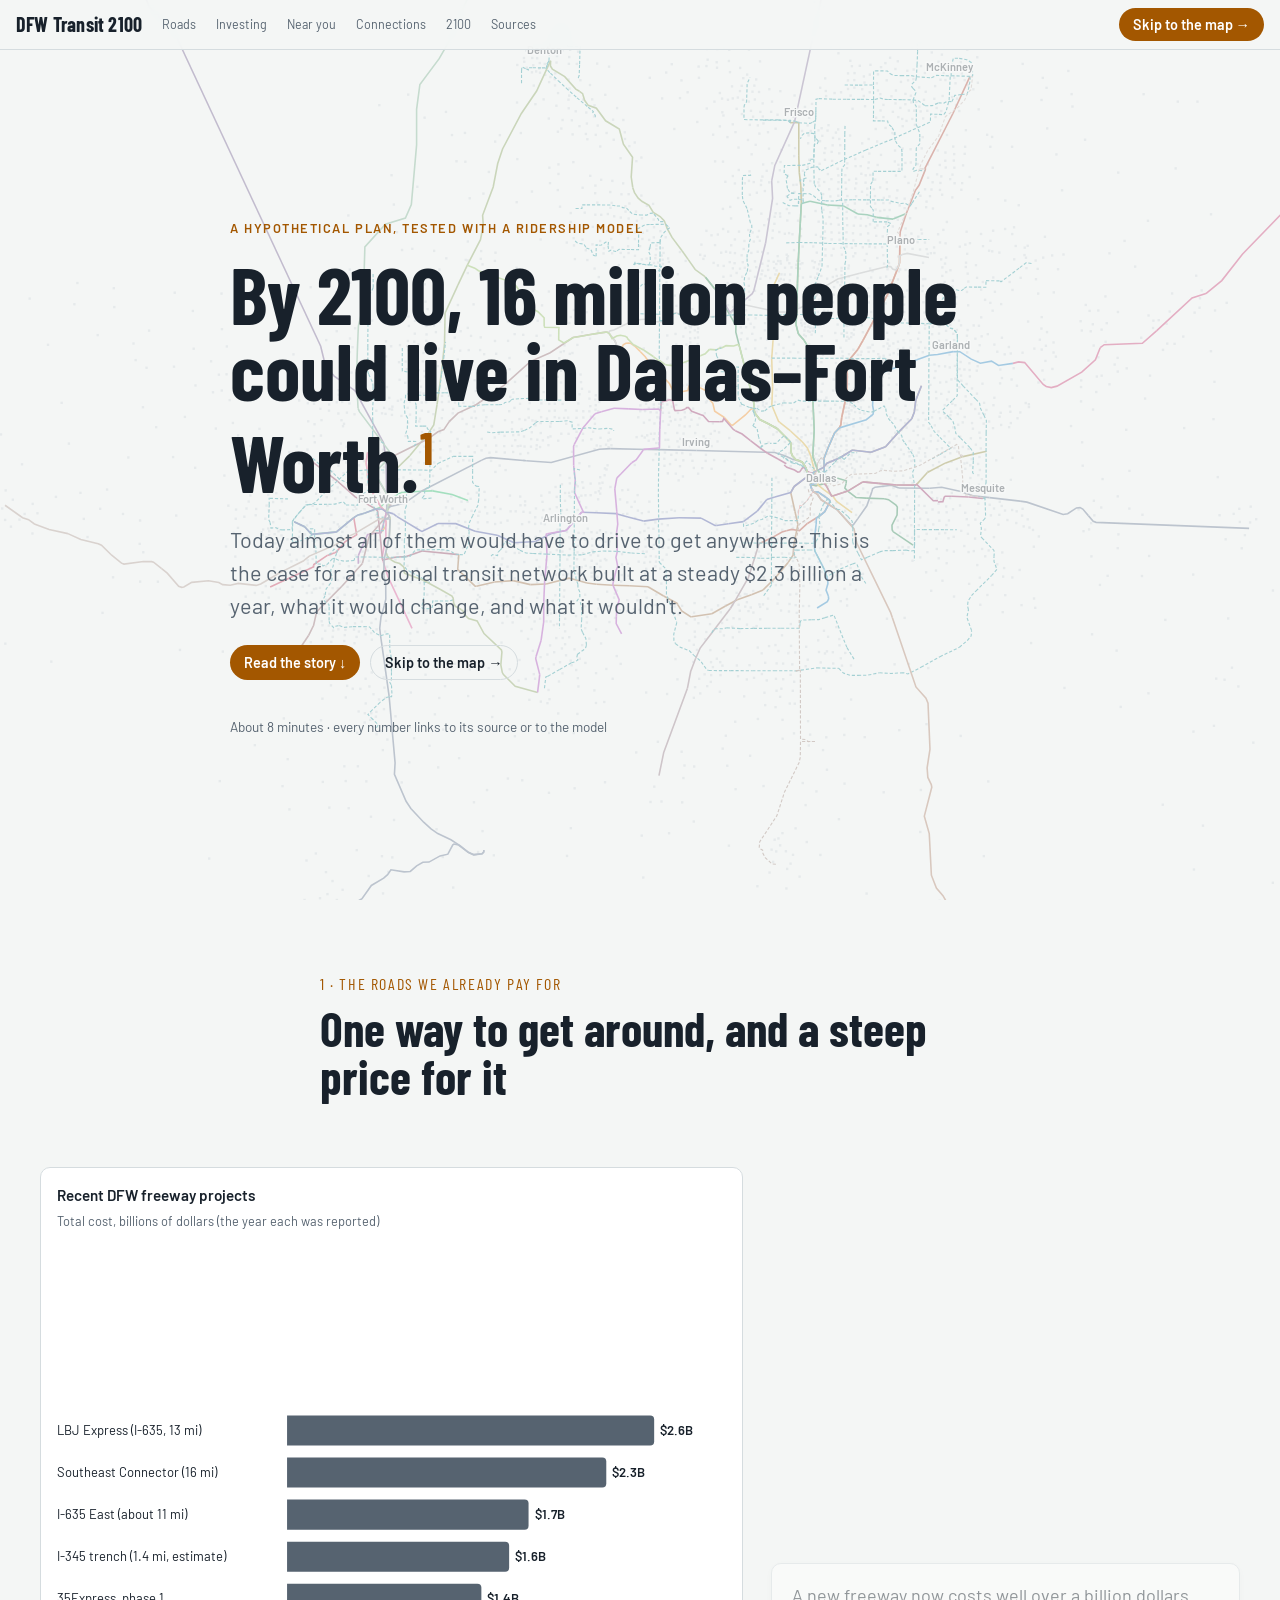
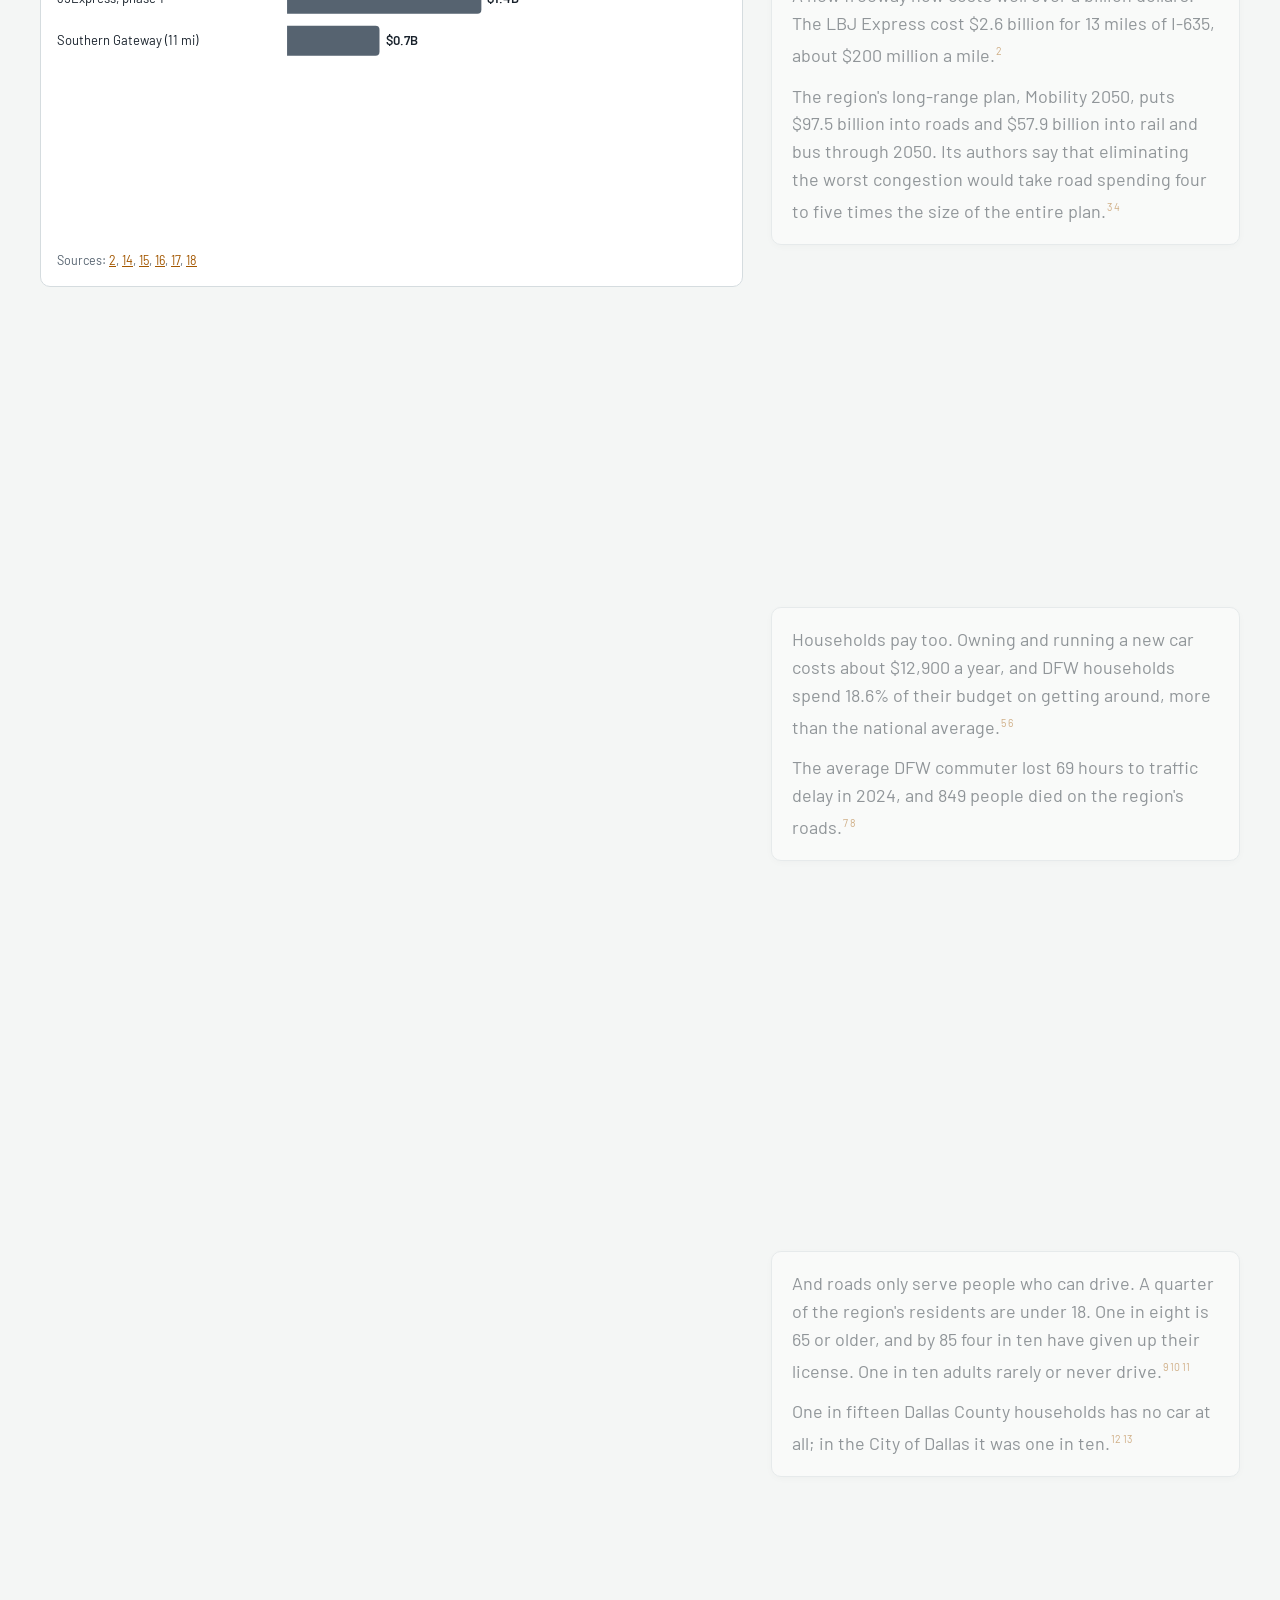
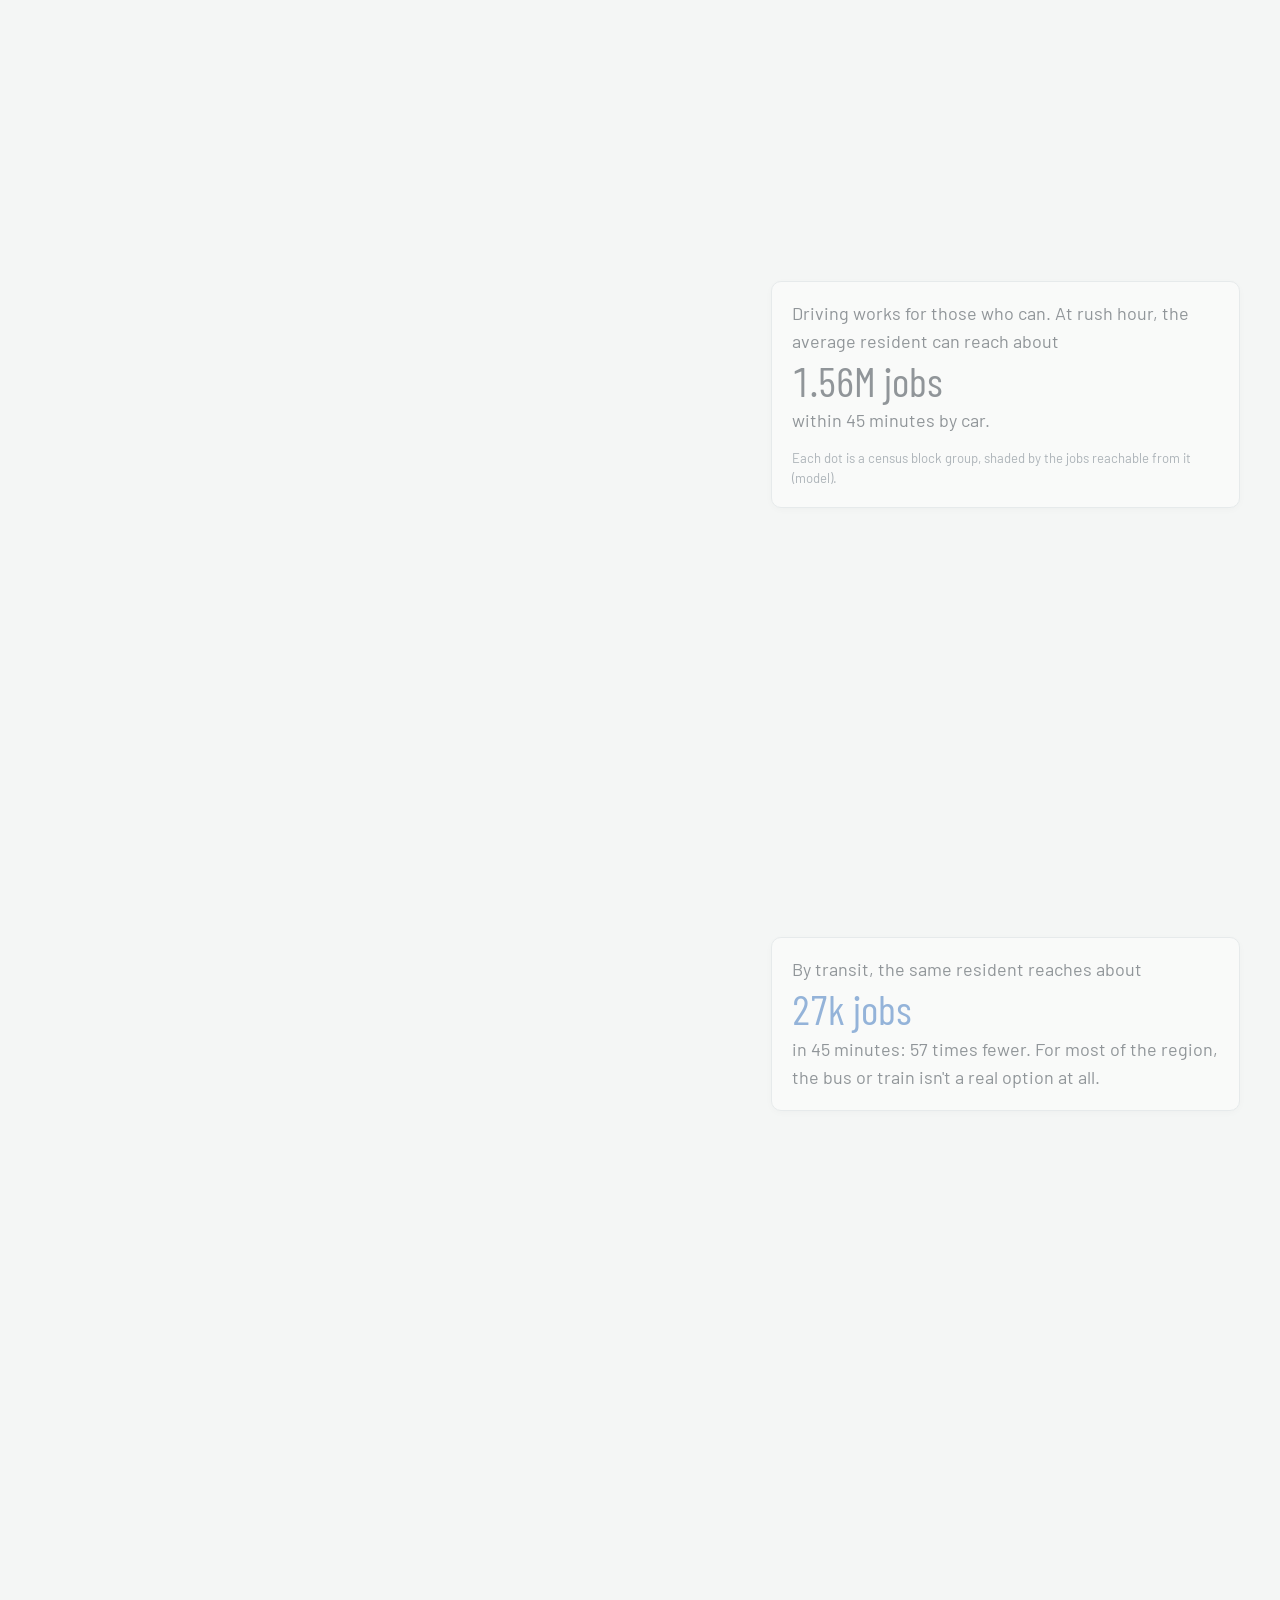
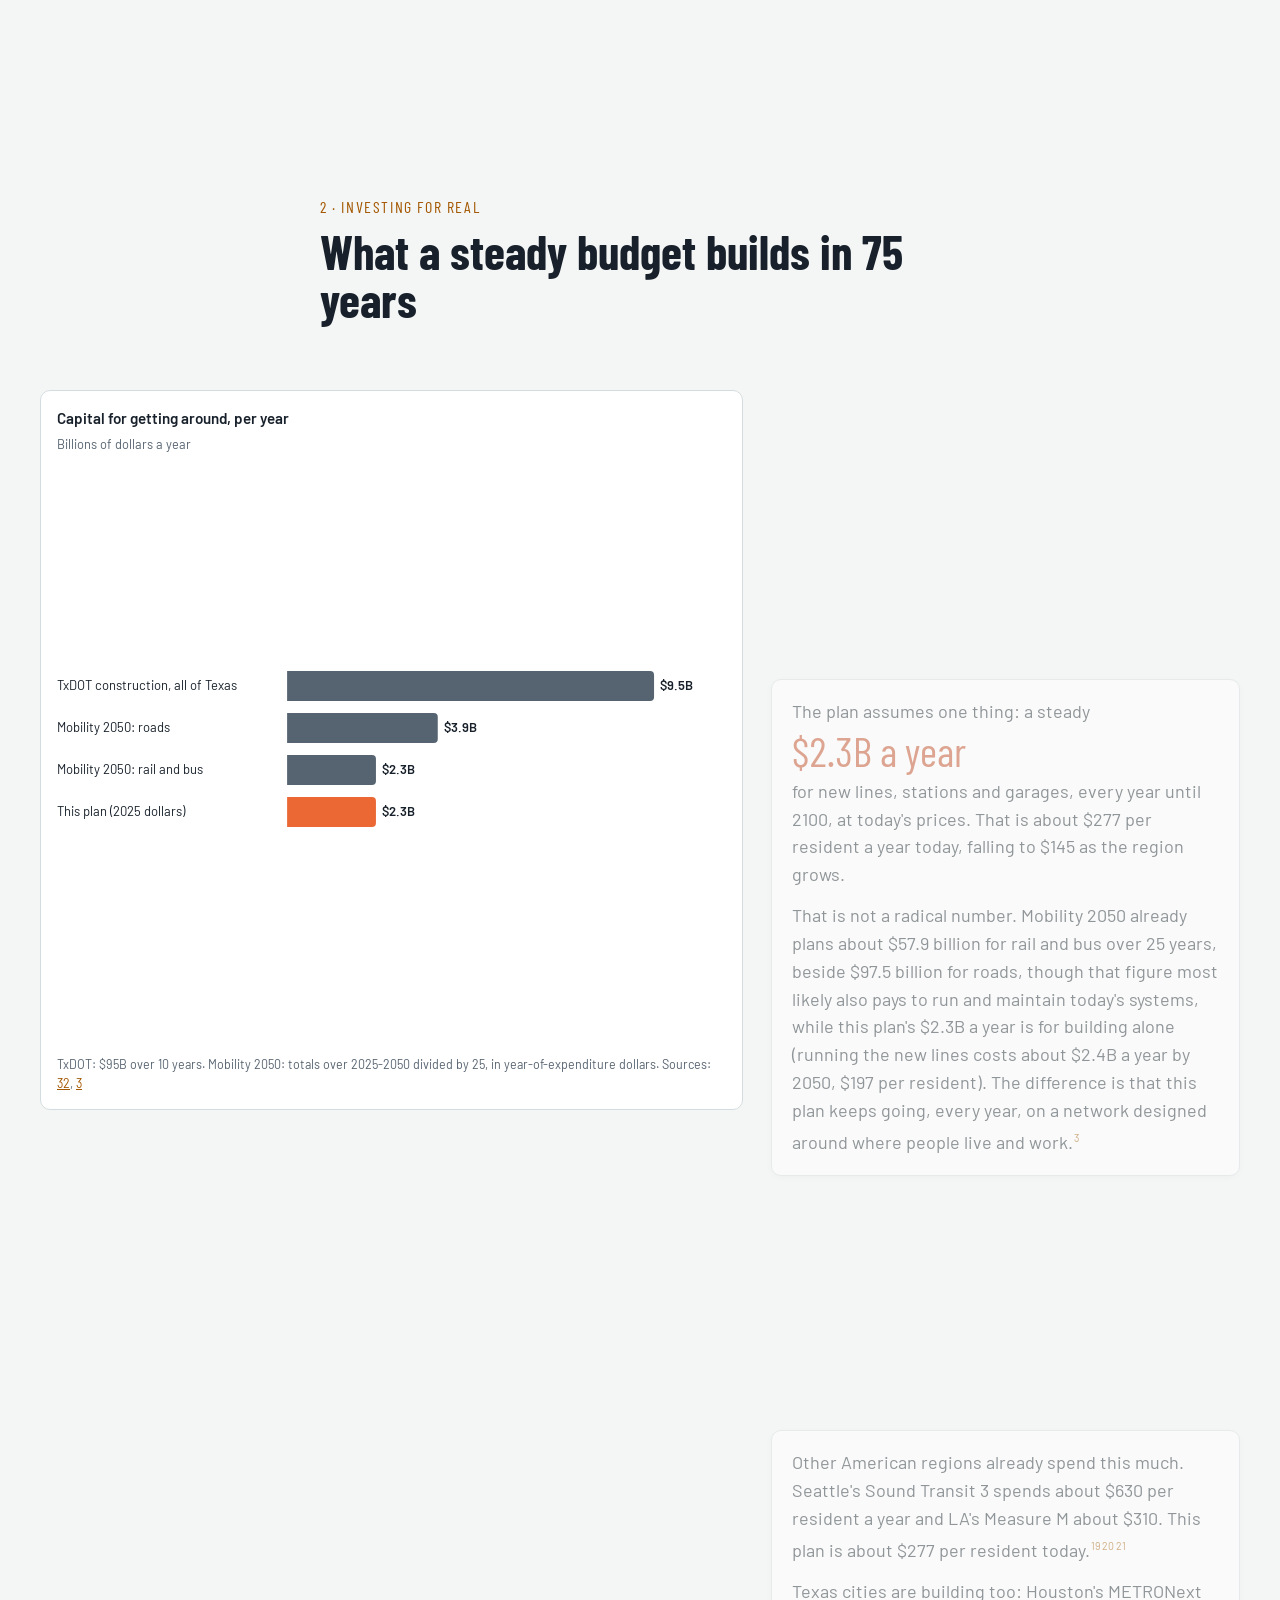
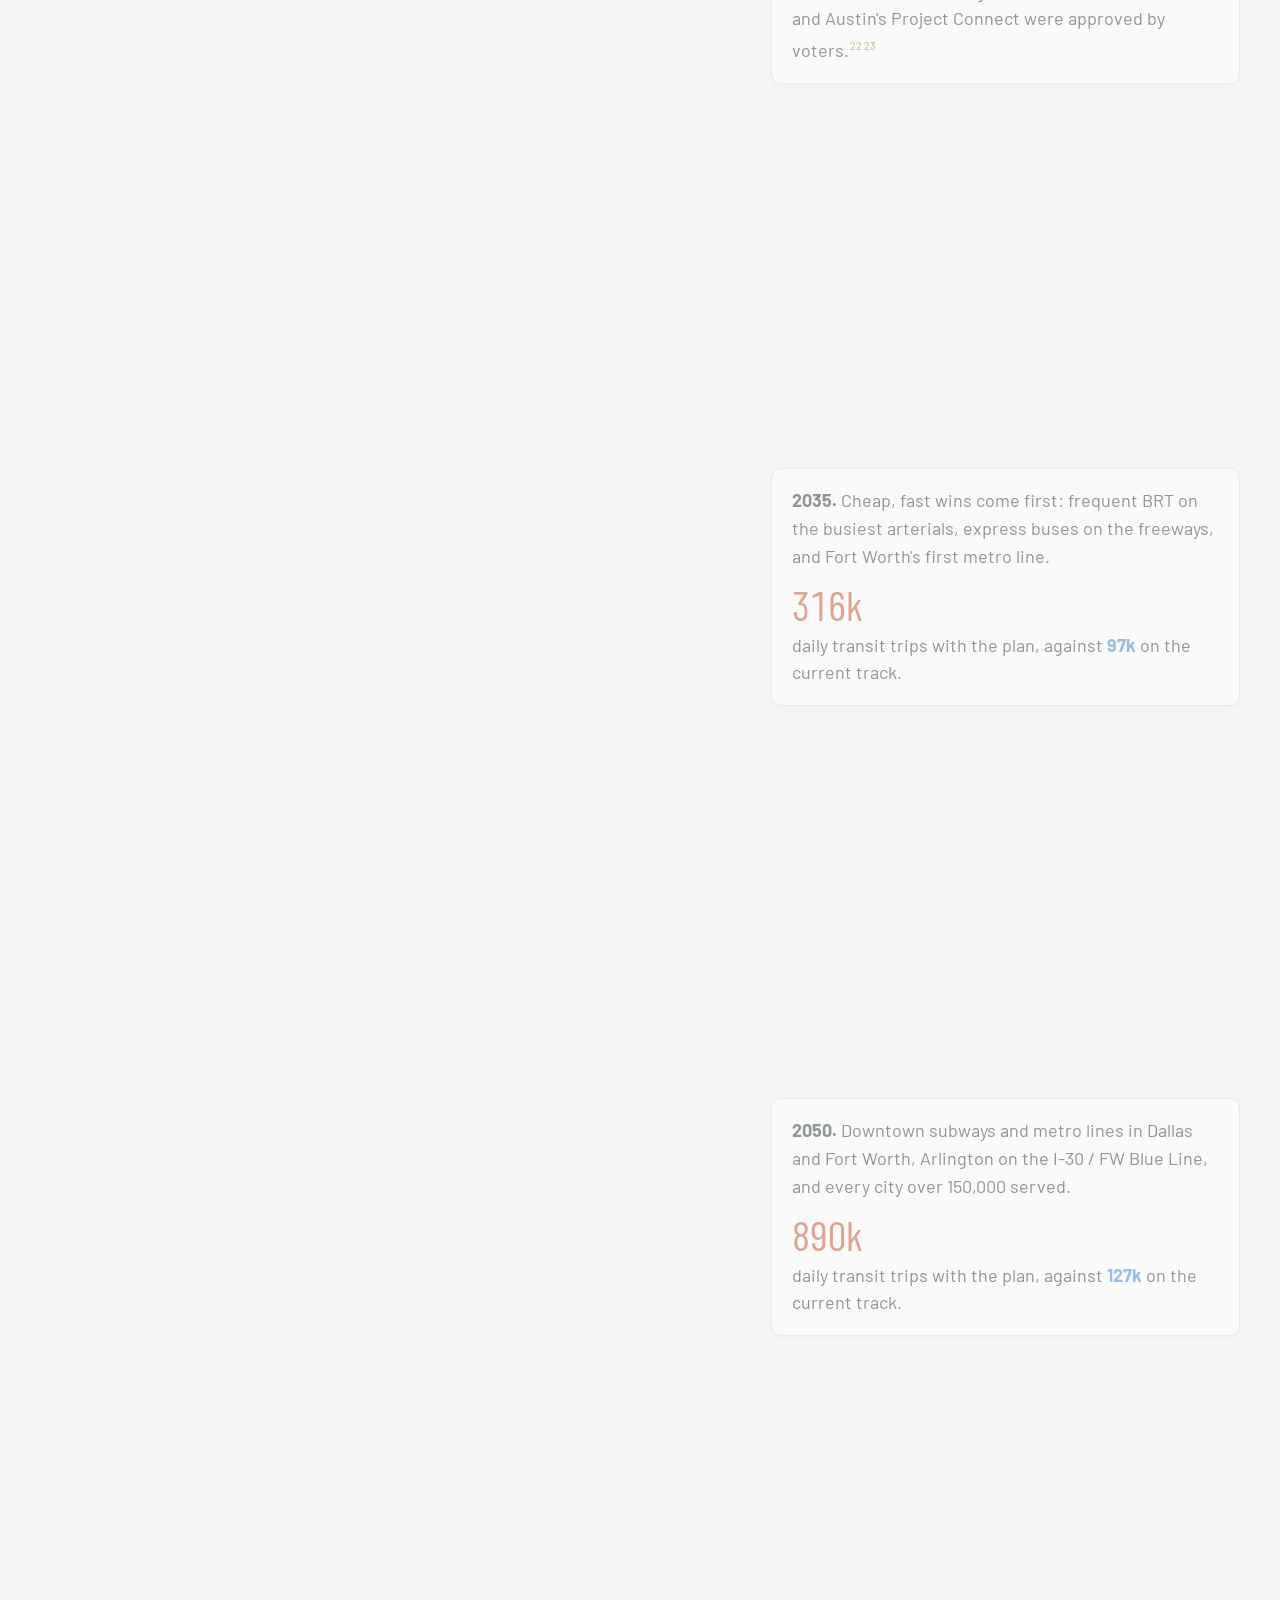
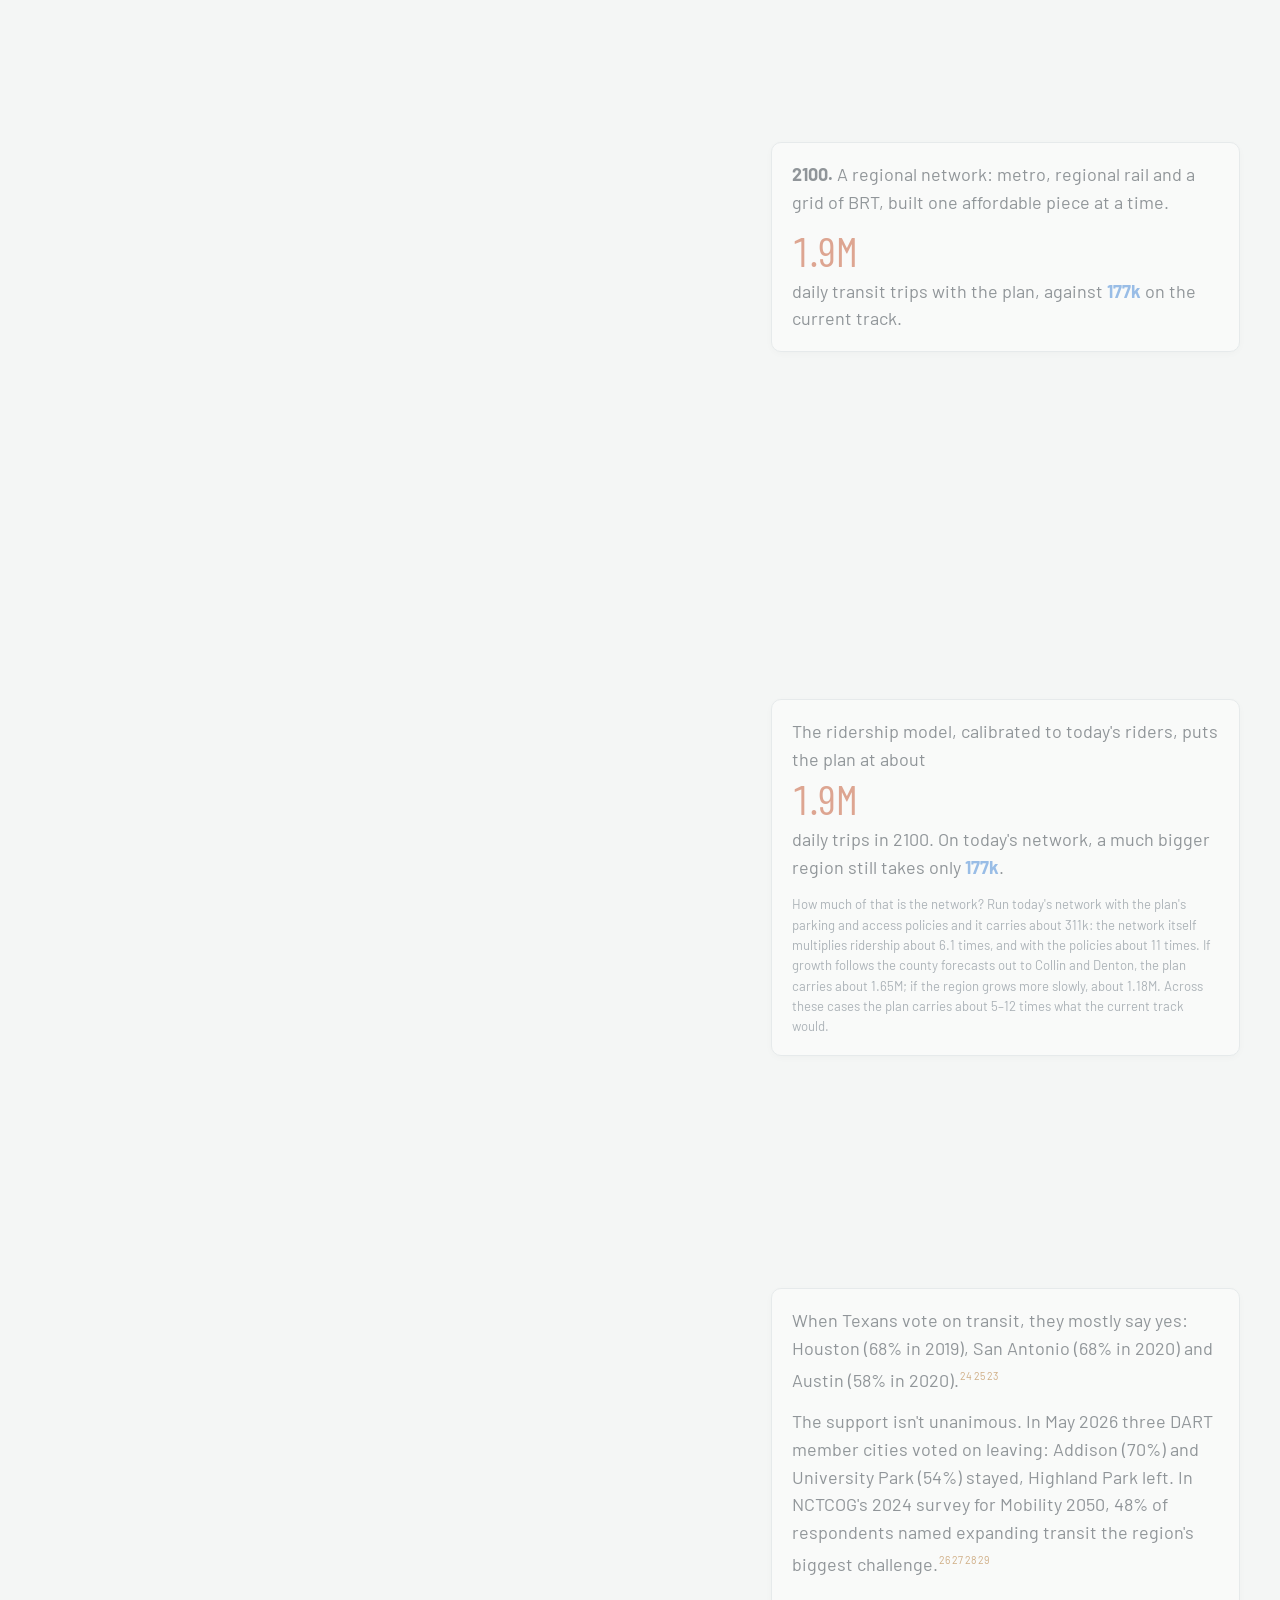
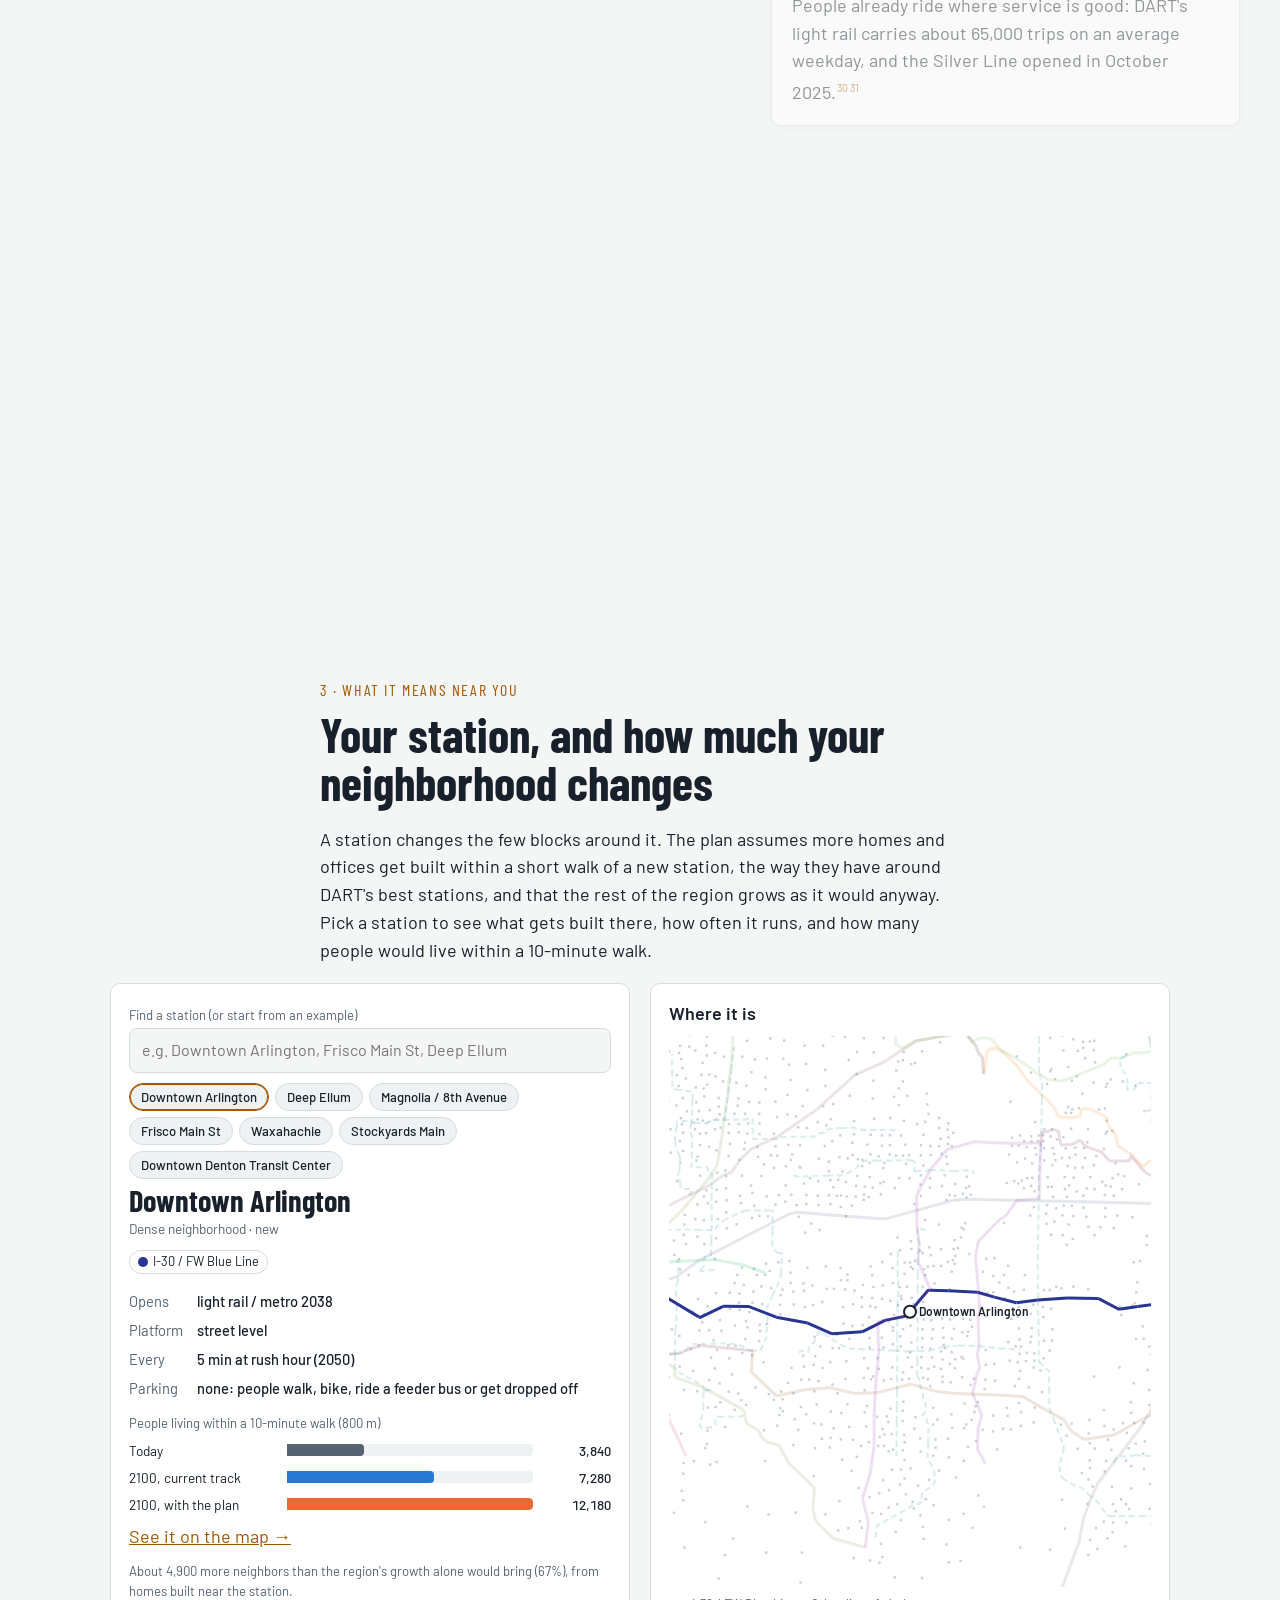
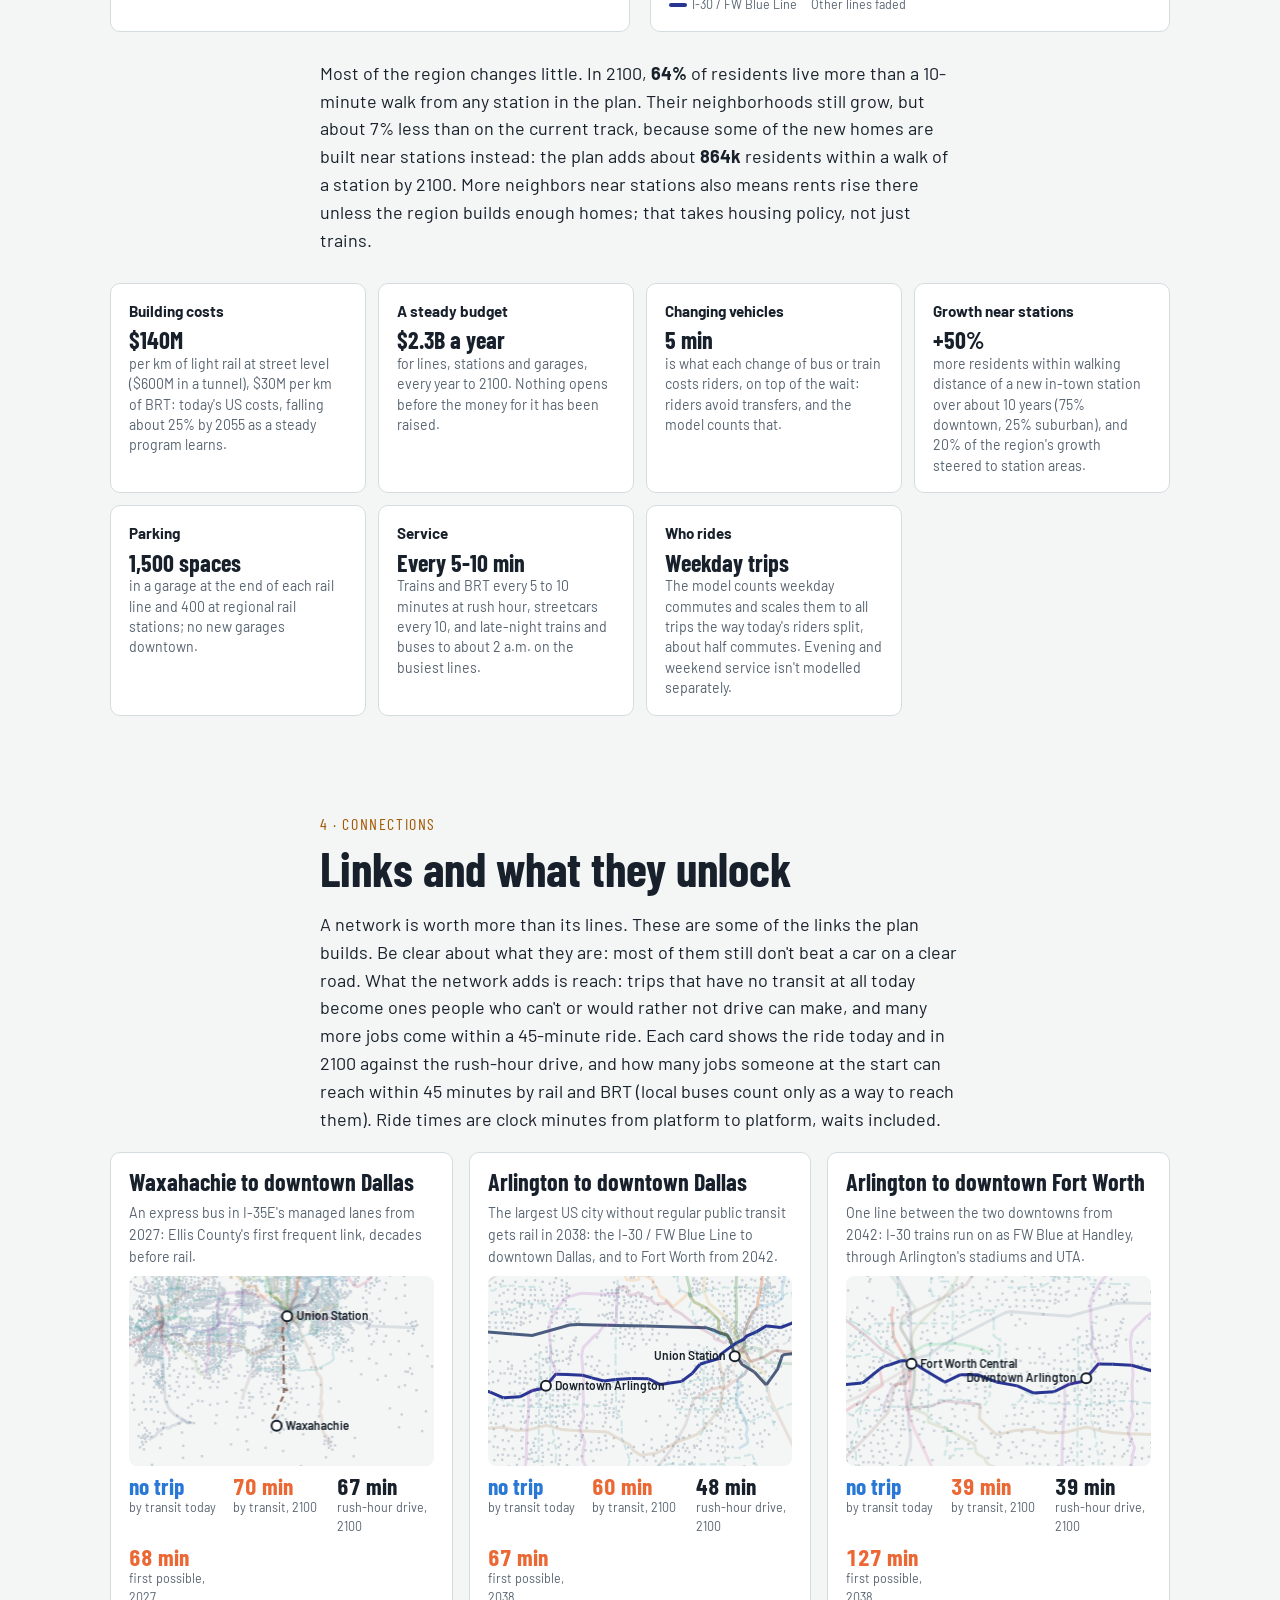
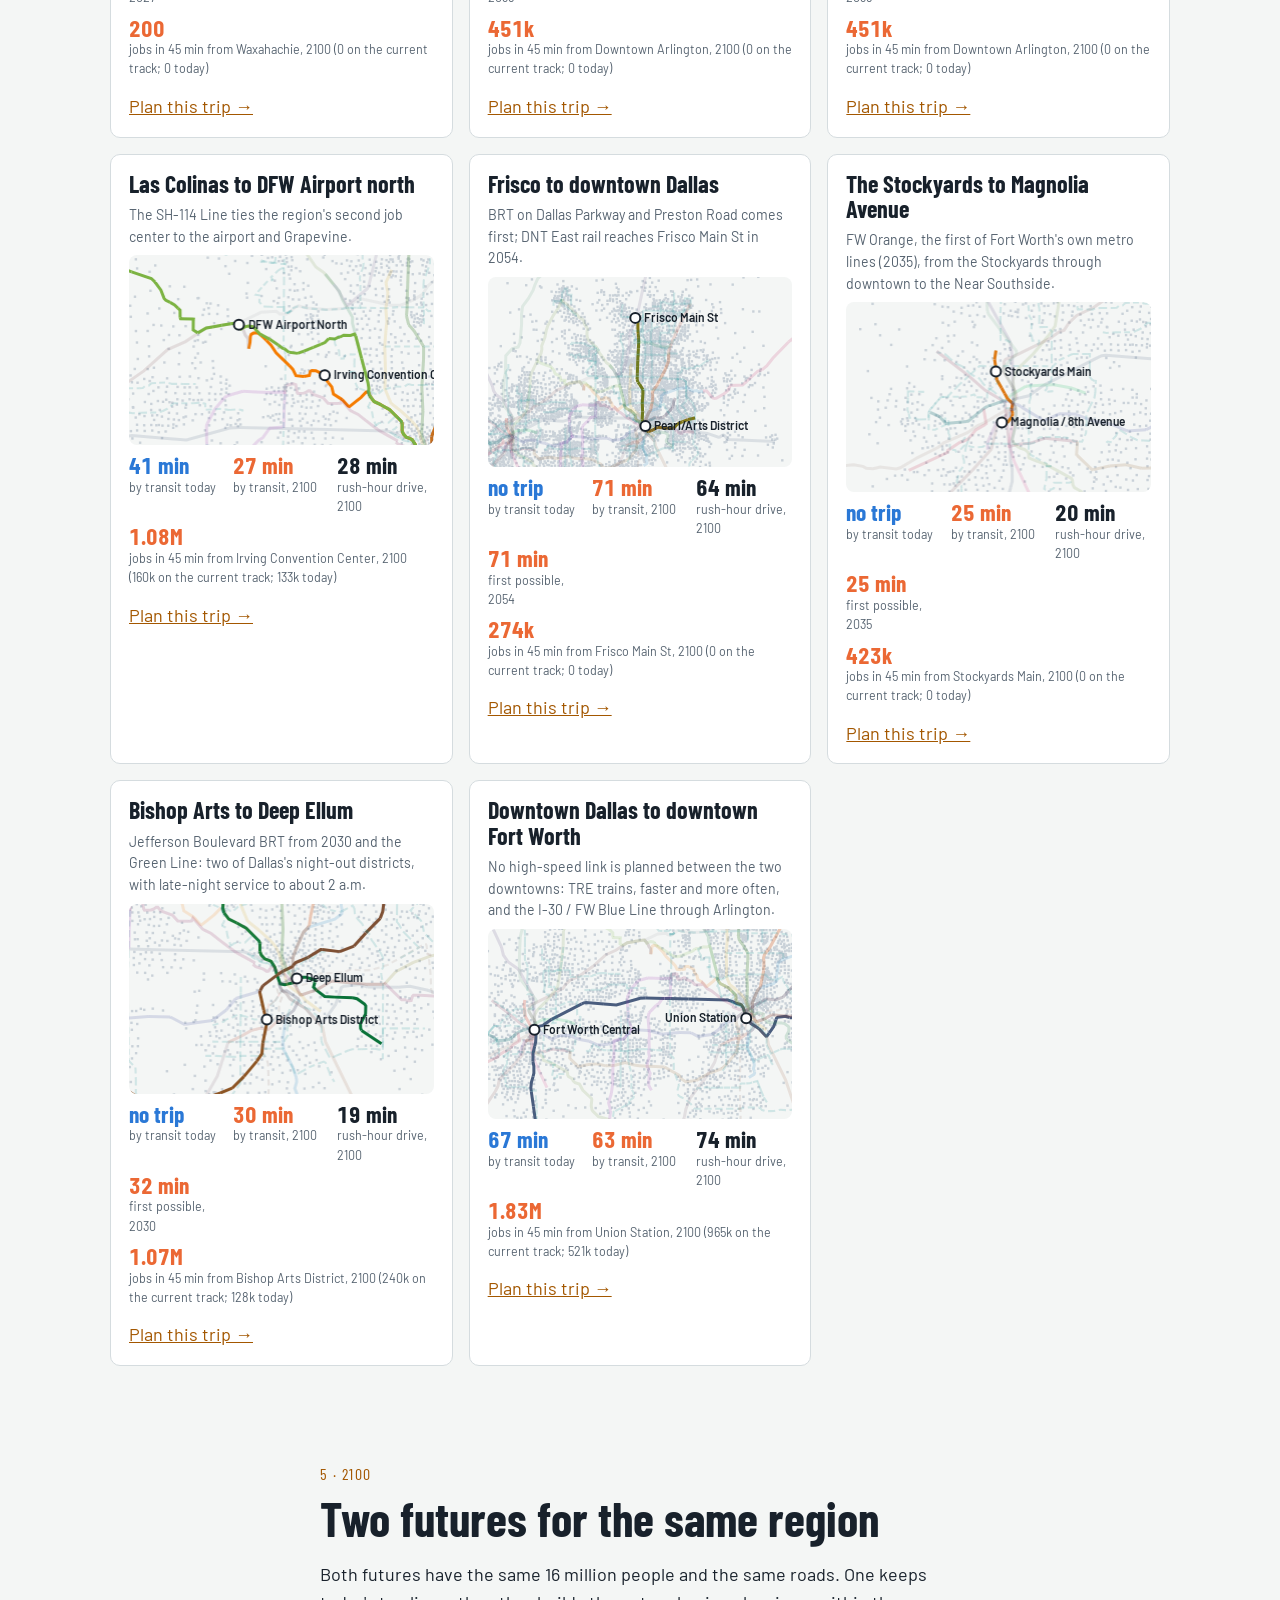
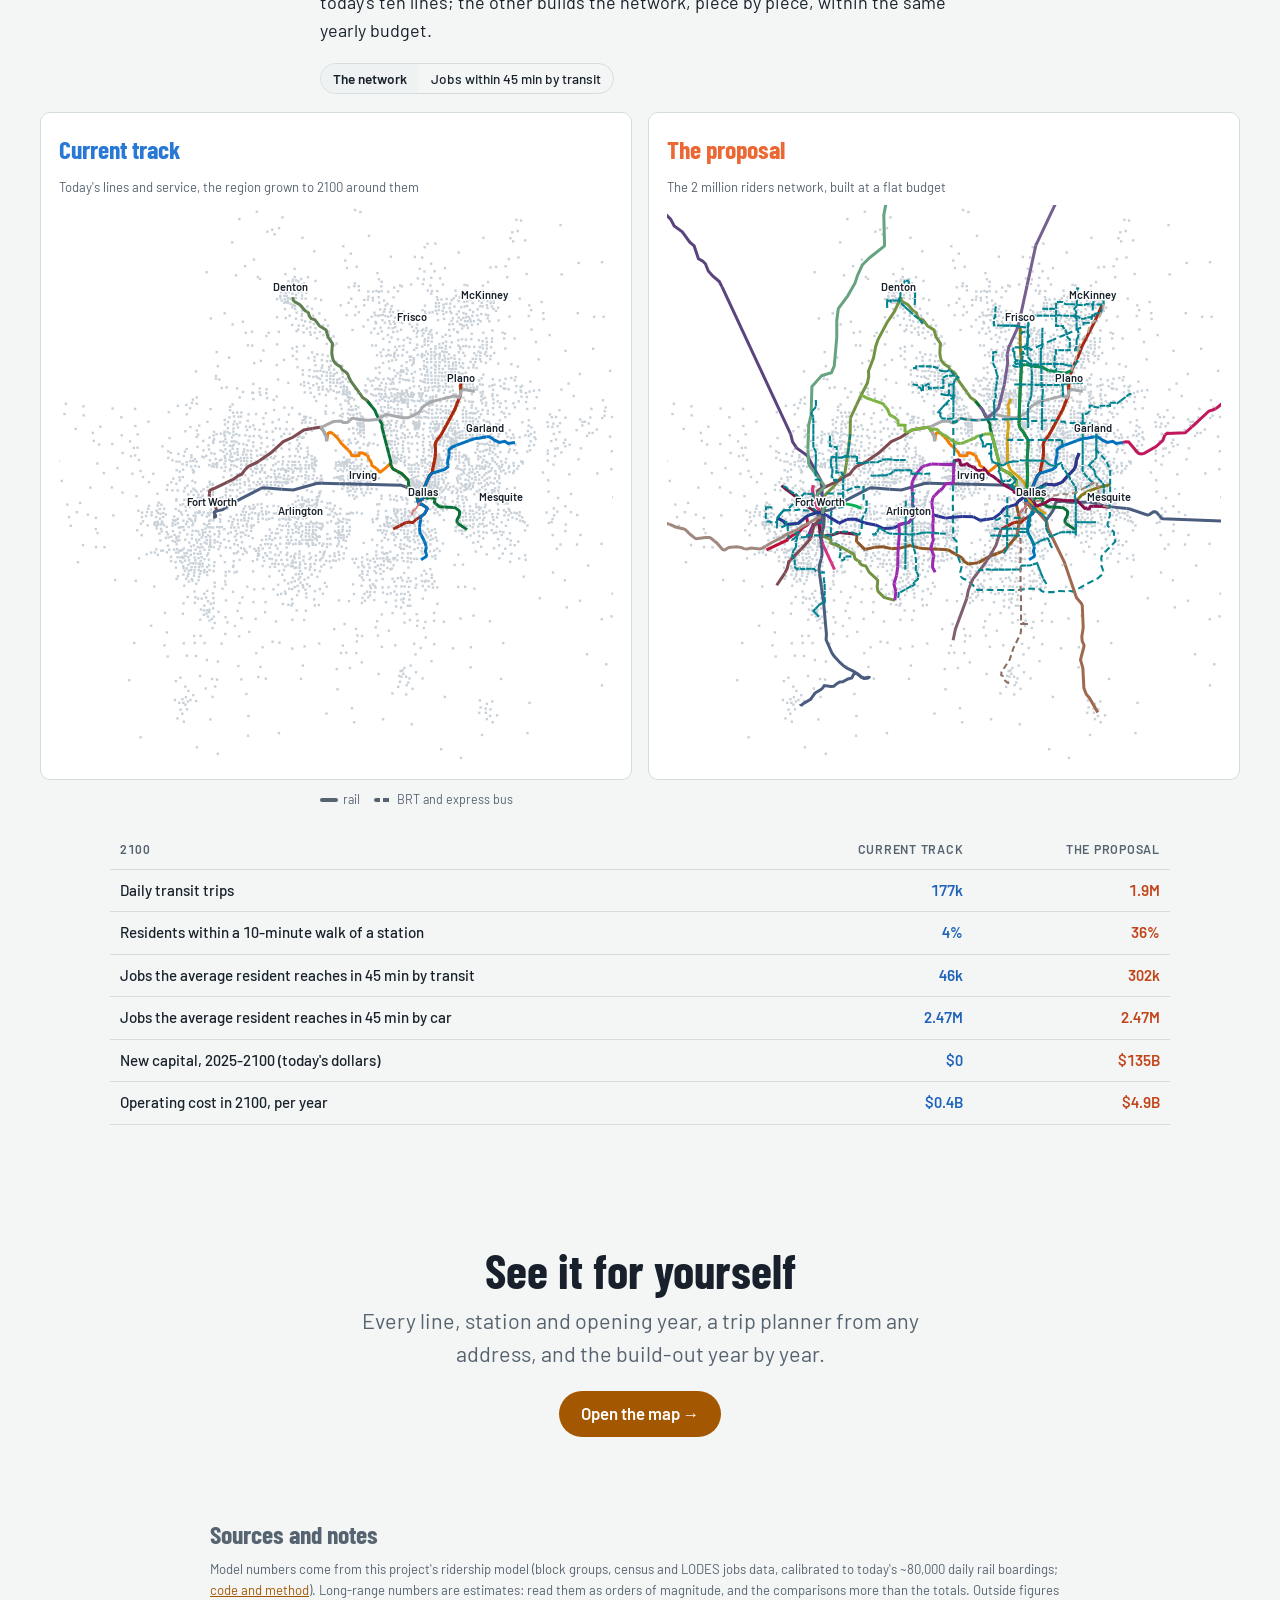
<file: index.html>
<!DOCTYPE html>
<meta charset="utf-8">
<title>DFW Transit</title>
<meta http-equiv="refresh" content="0; url=docs/">
<link rel="canonical" href="docs/">
<p>The DFW Transit map has moved to <a href="docs/">docs/</a>.</p>
</file>
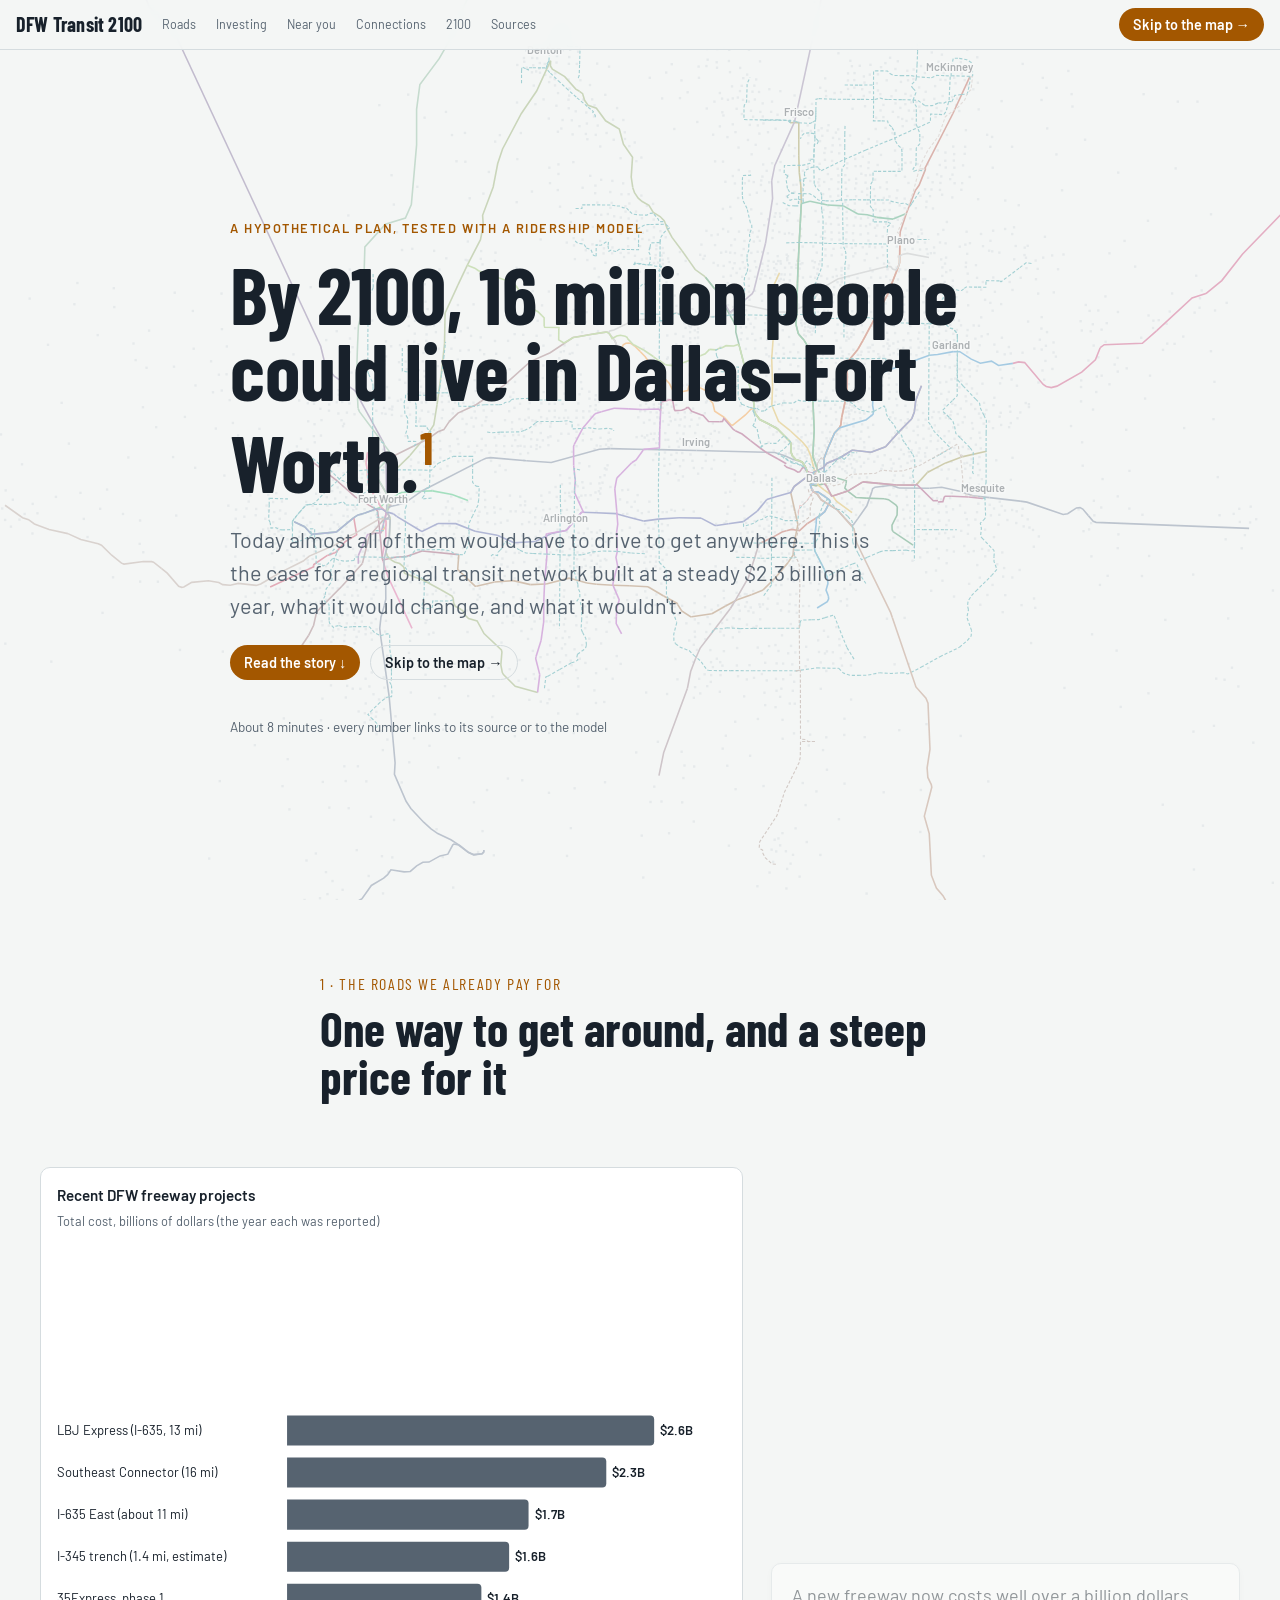
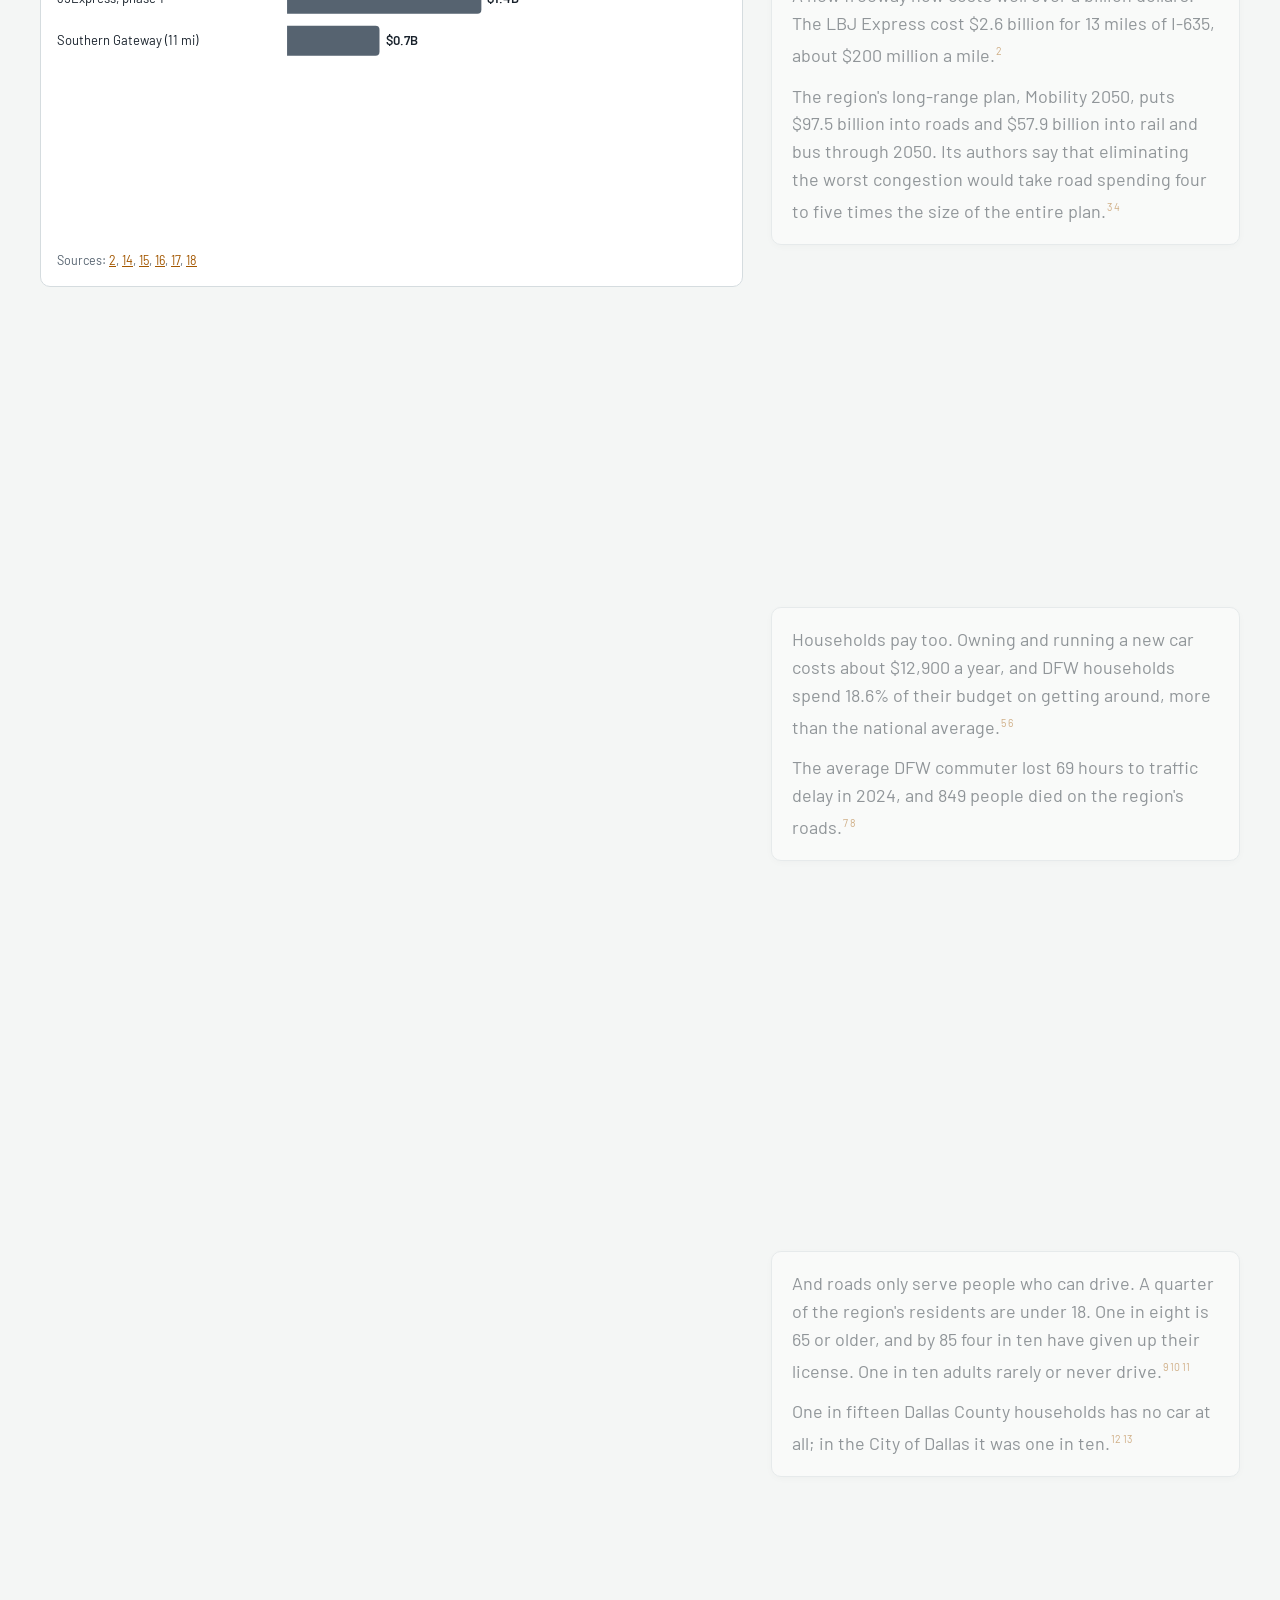
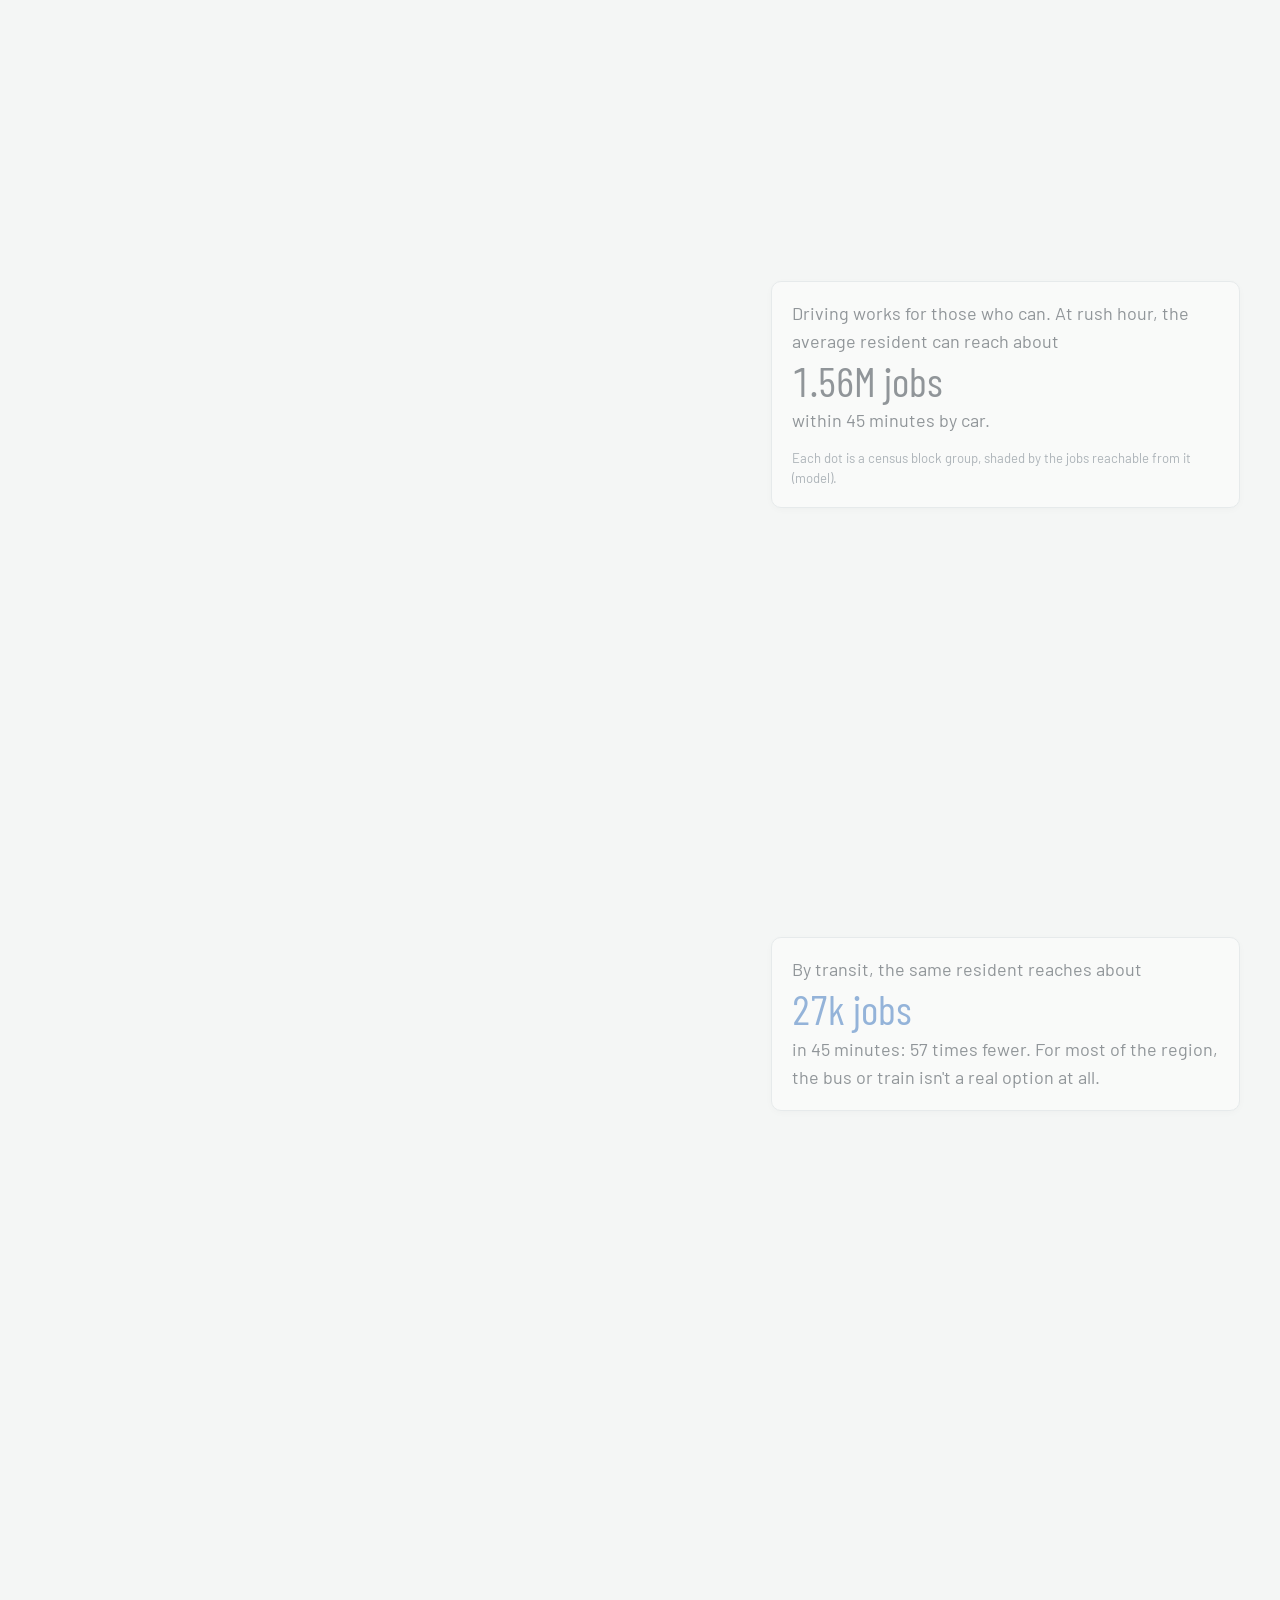
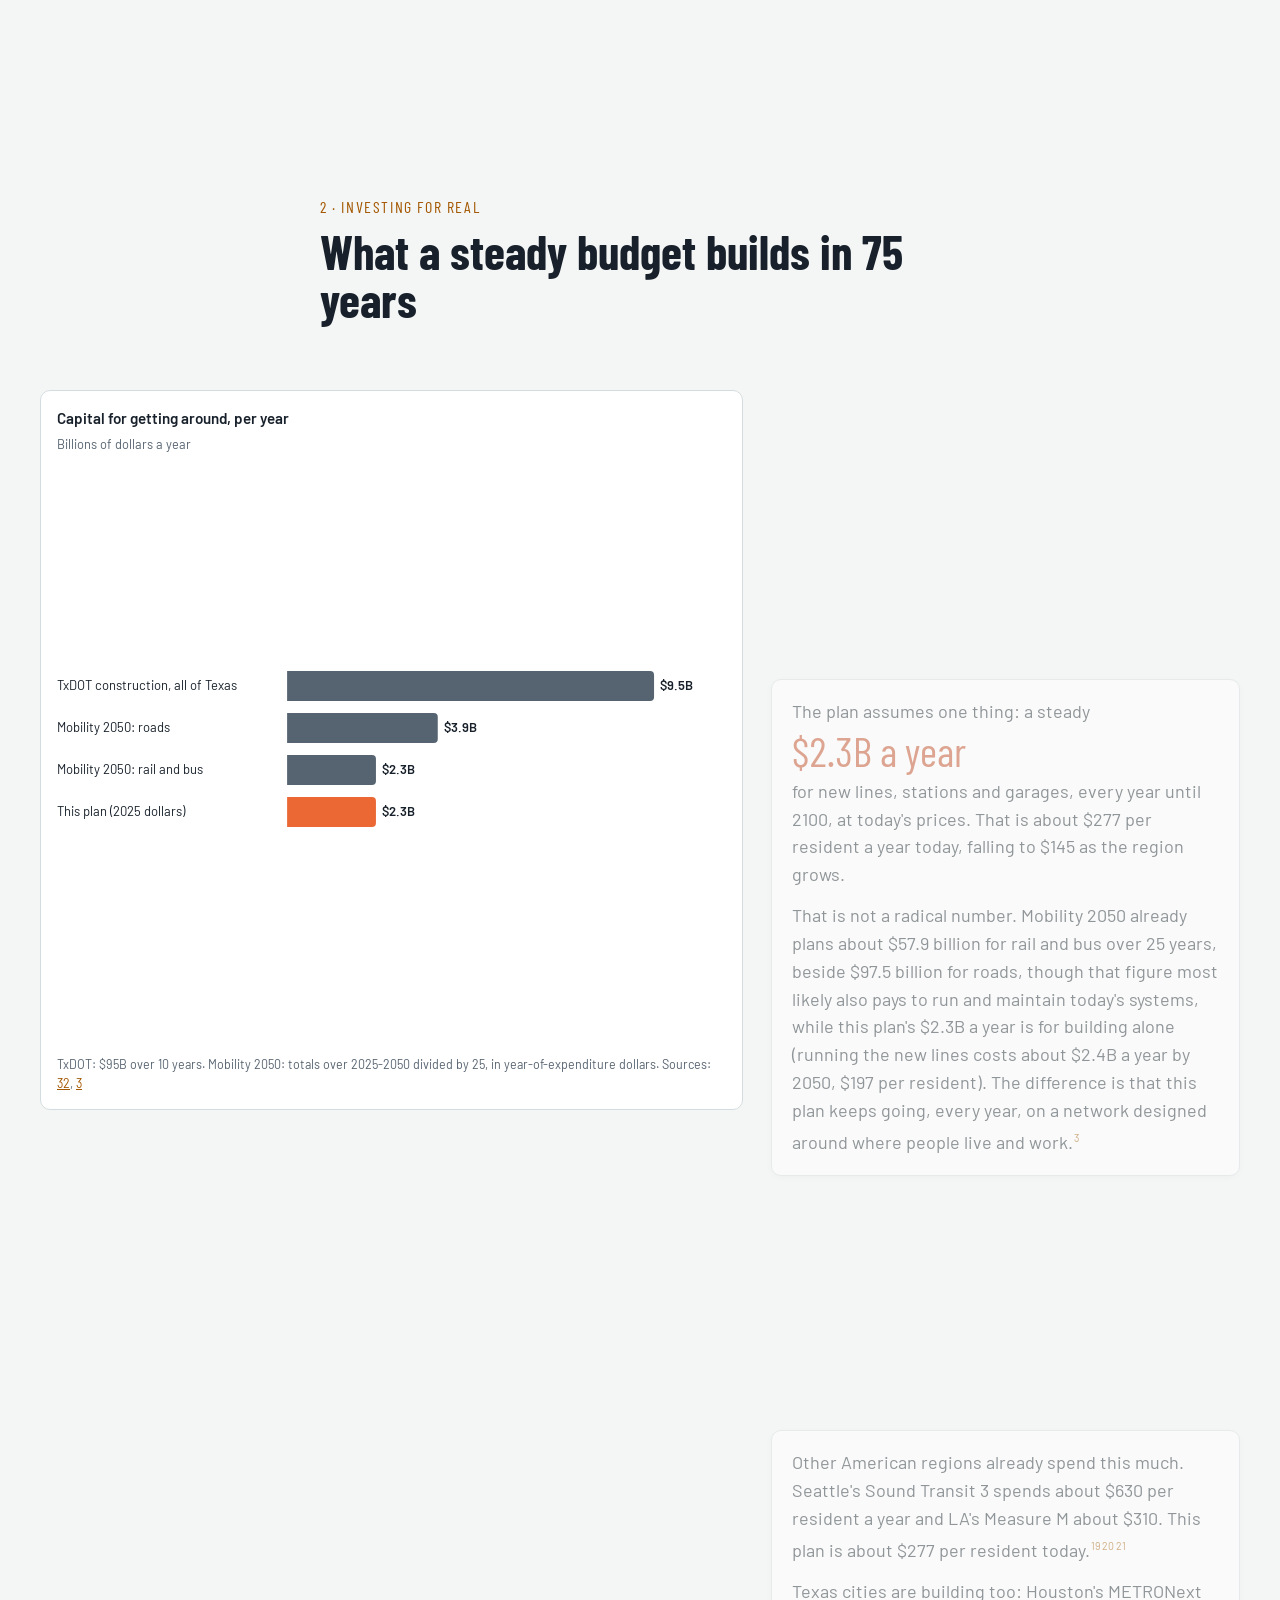
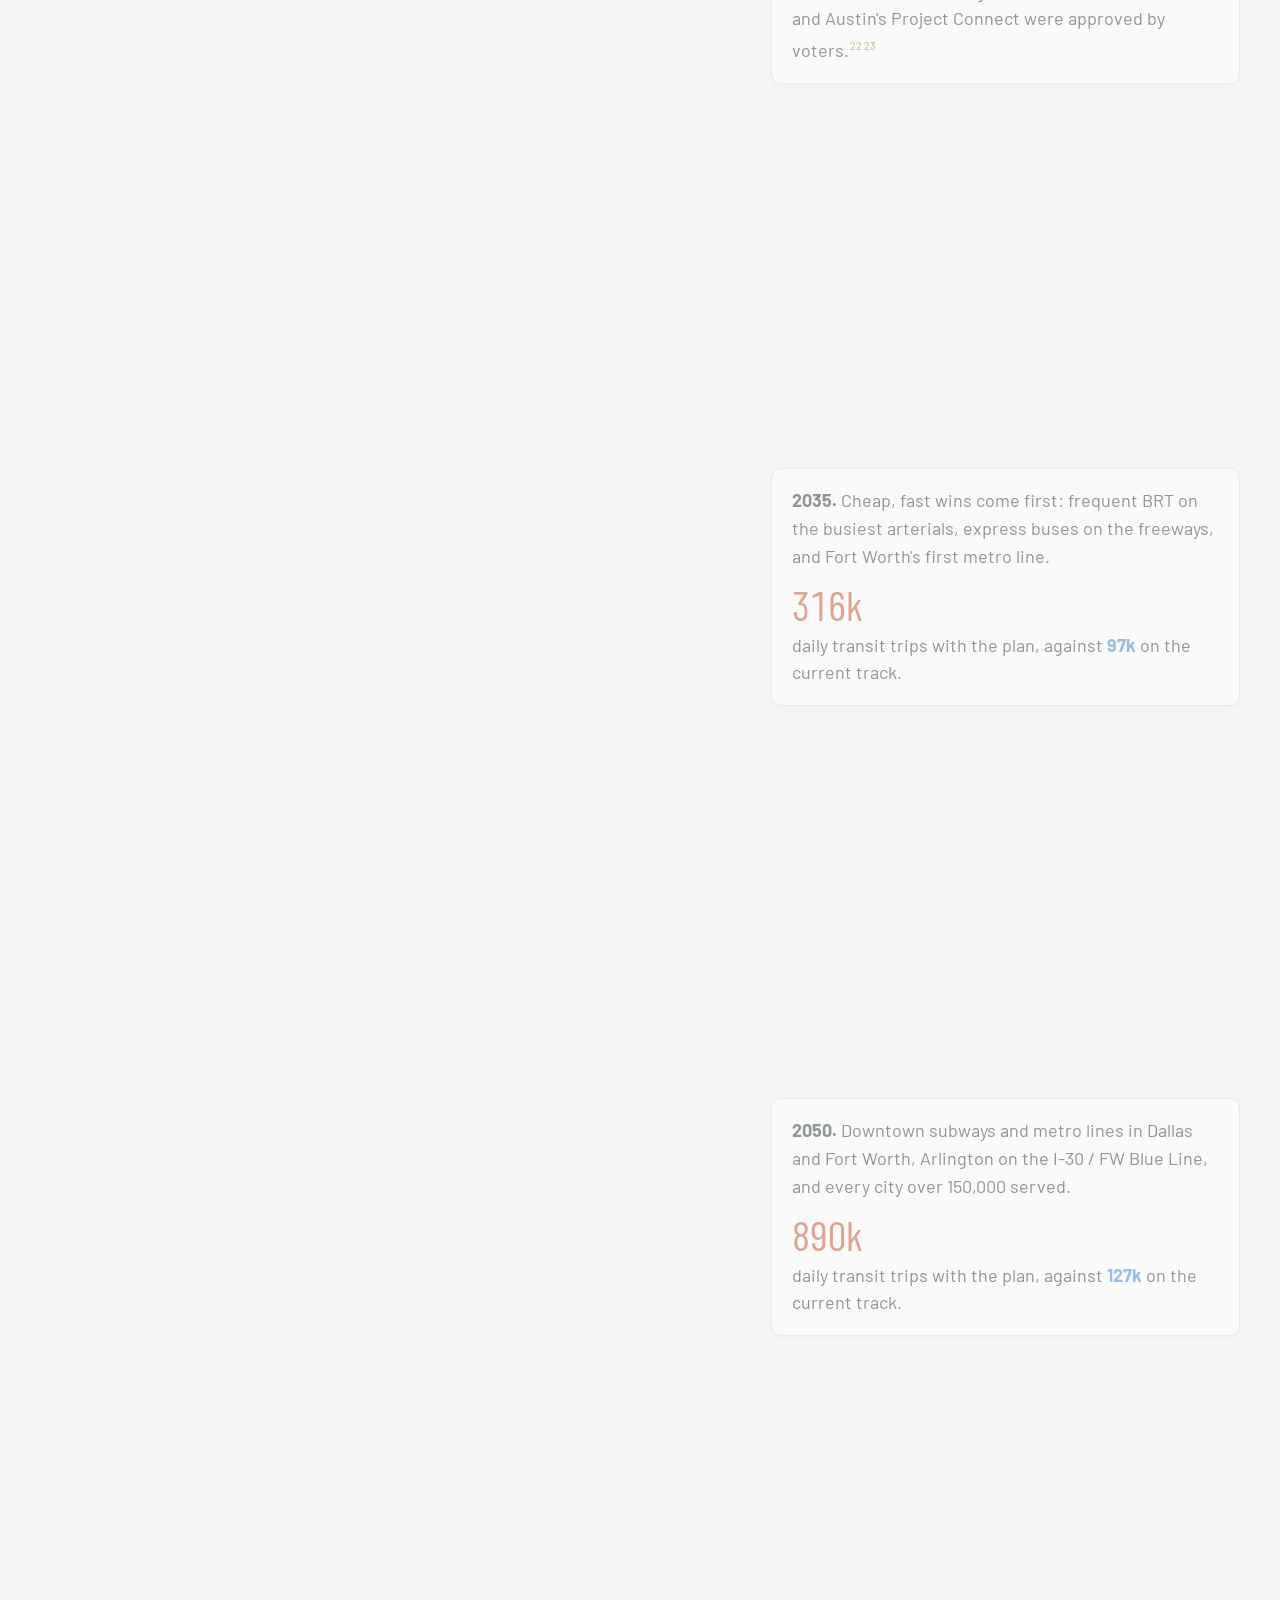
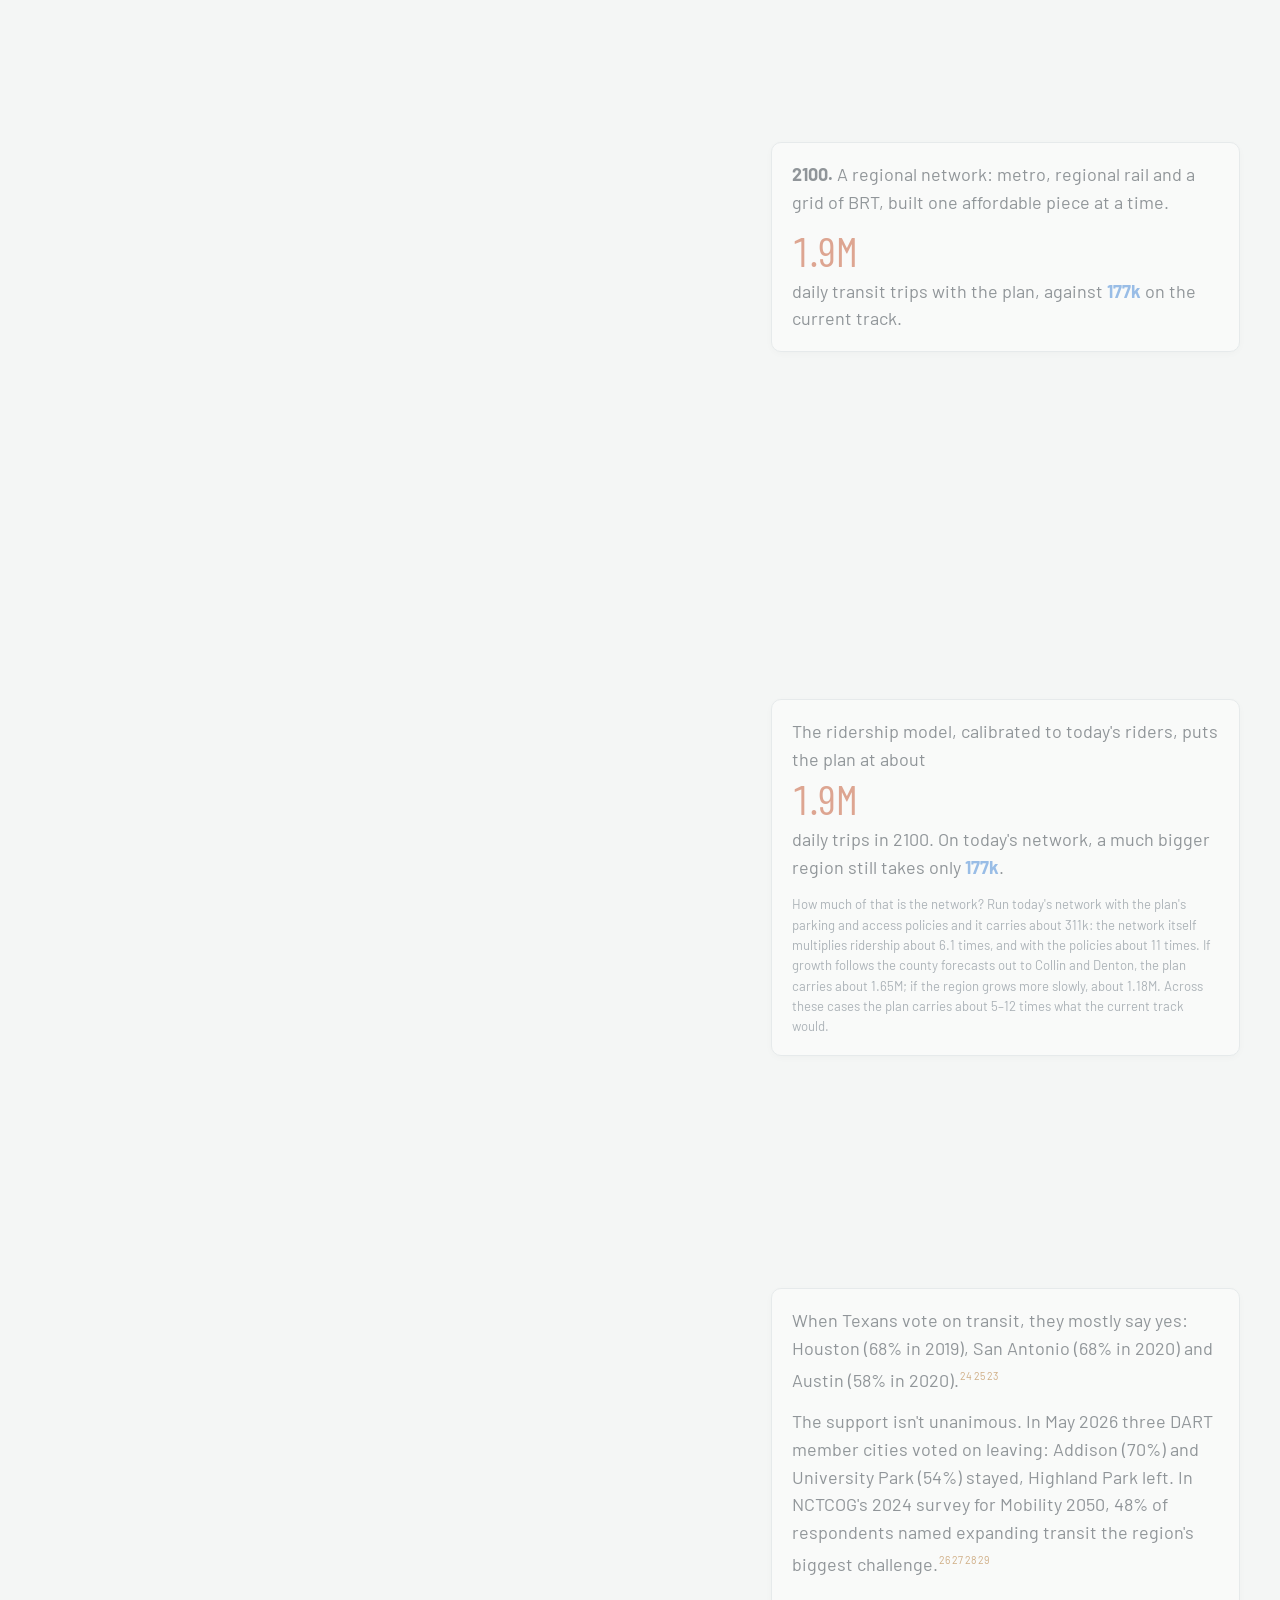
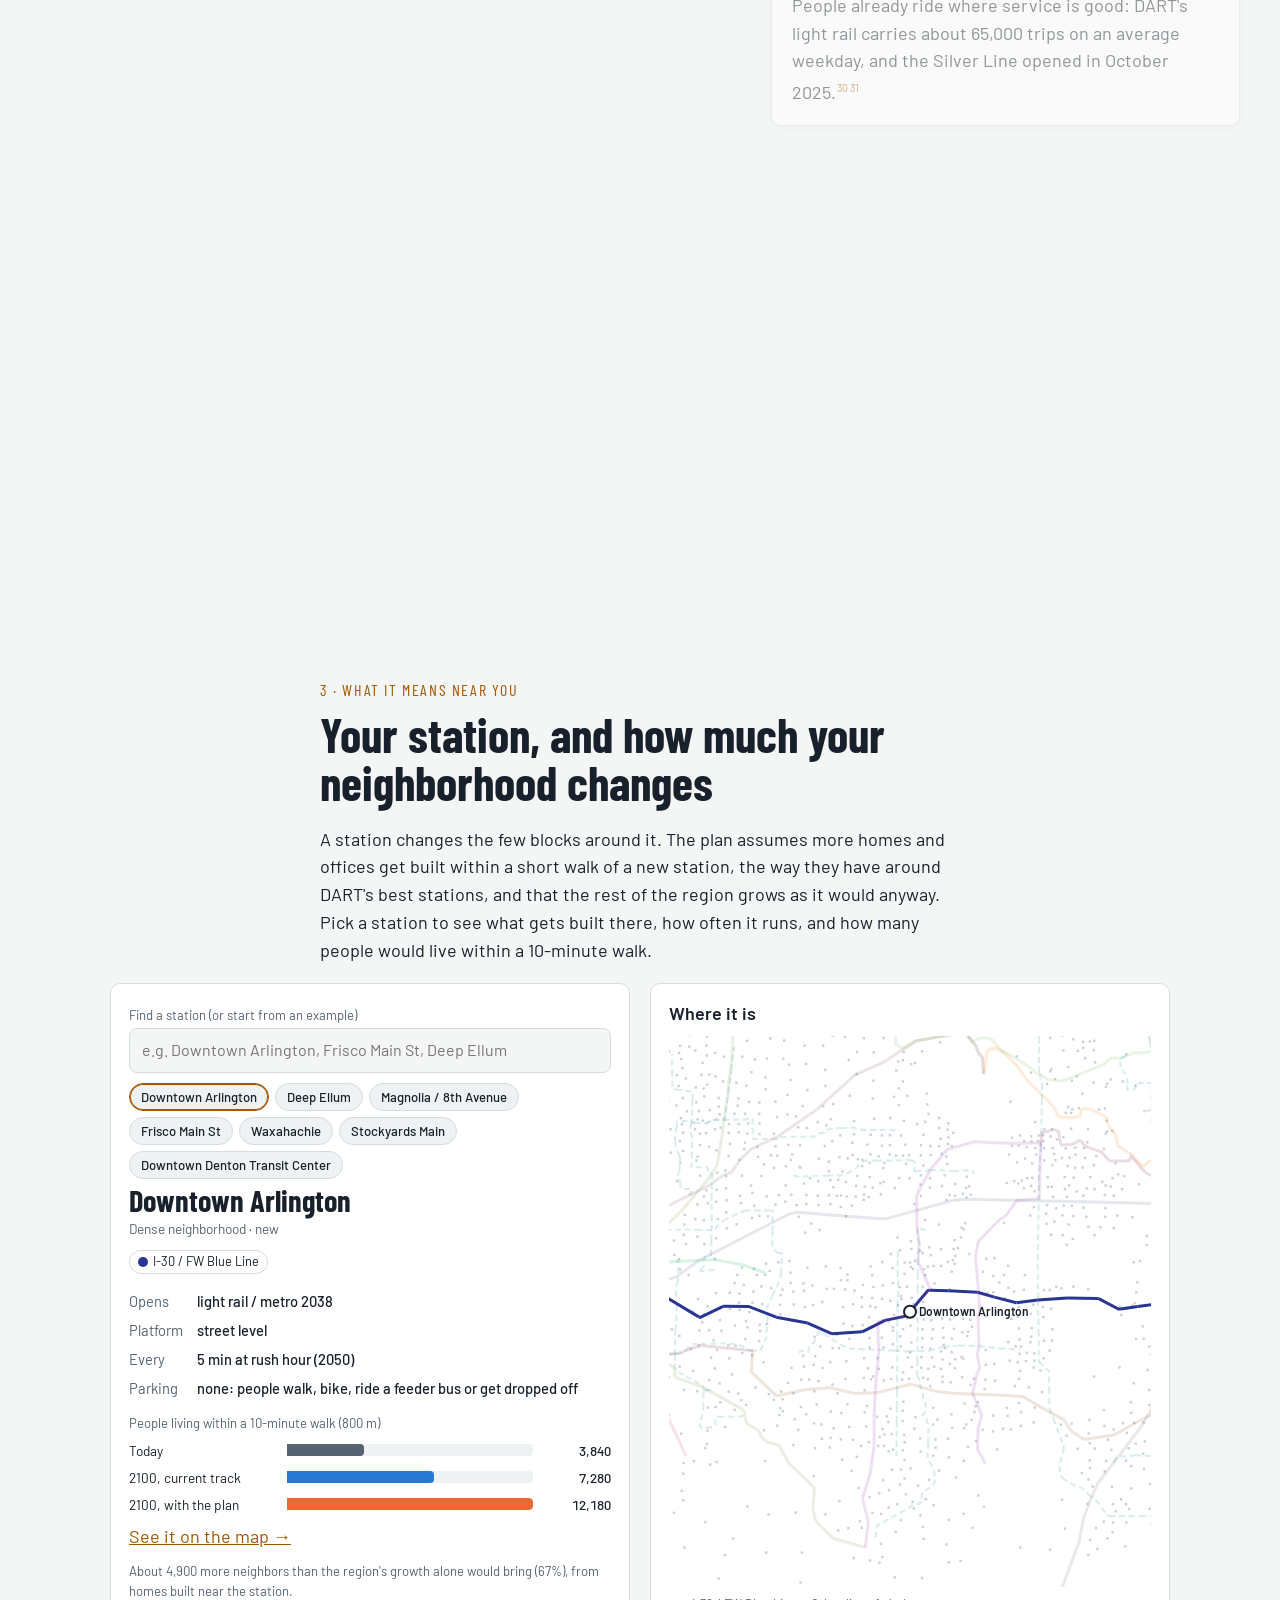
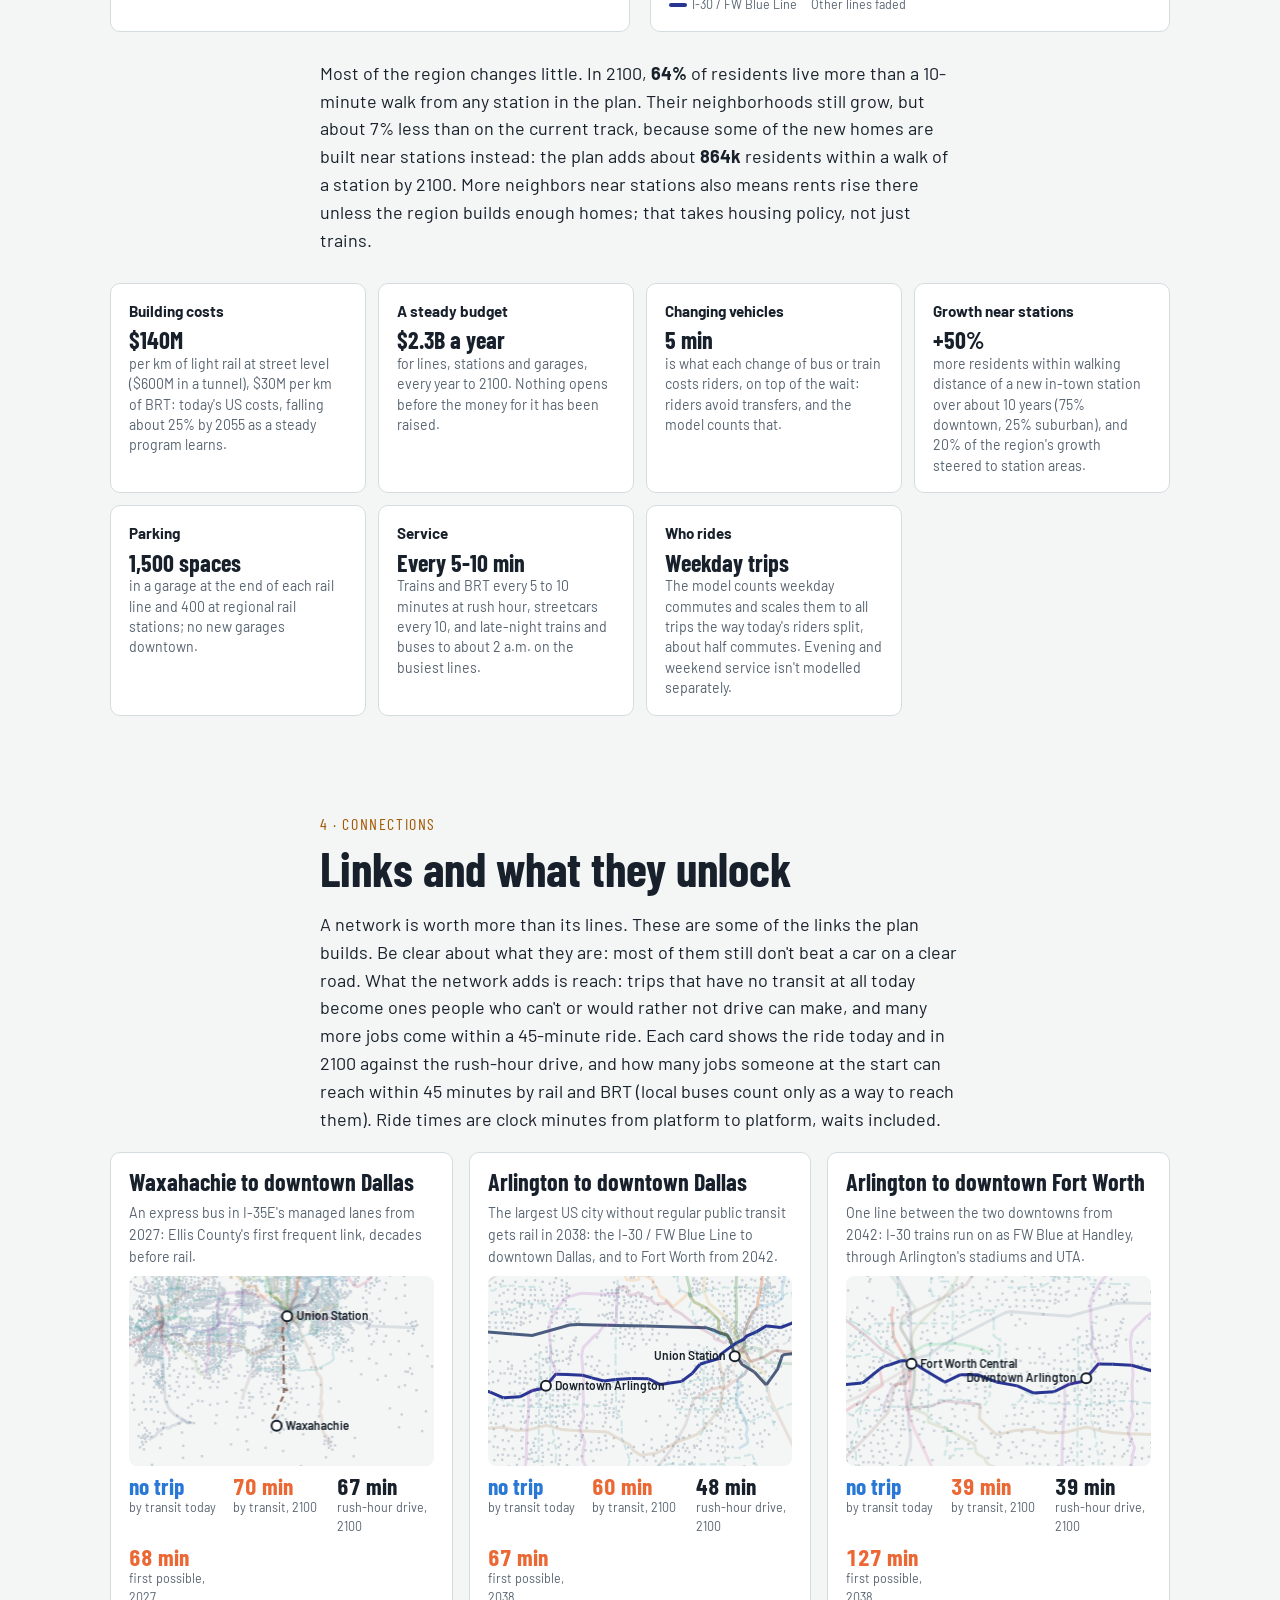
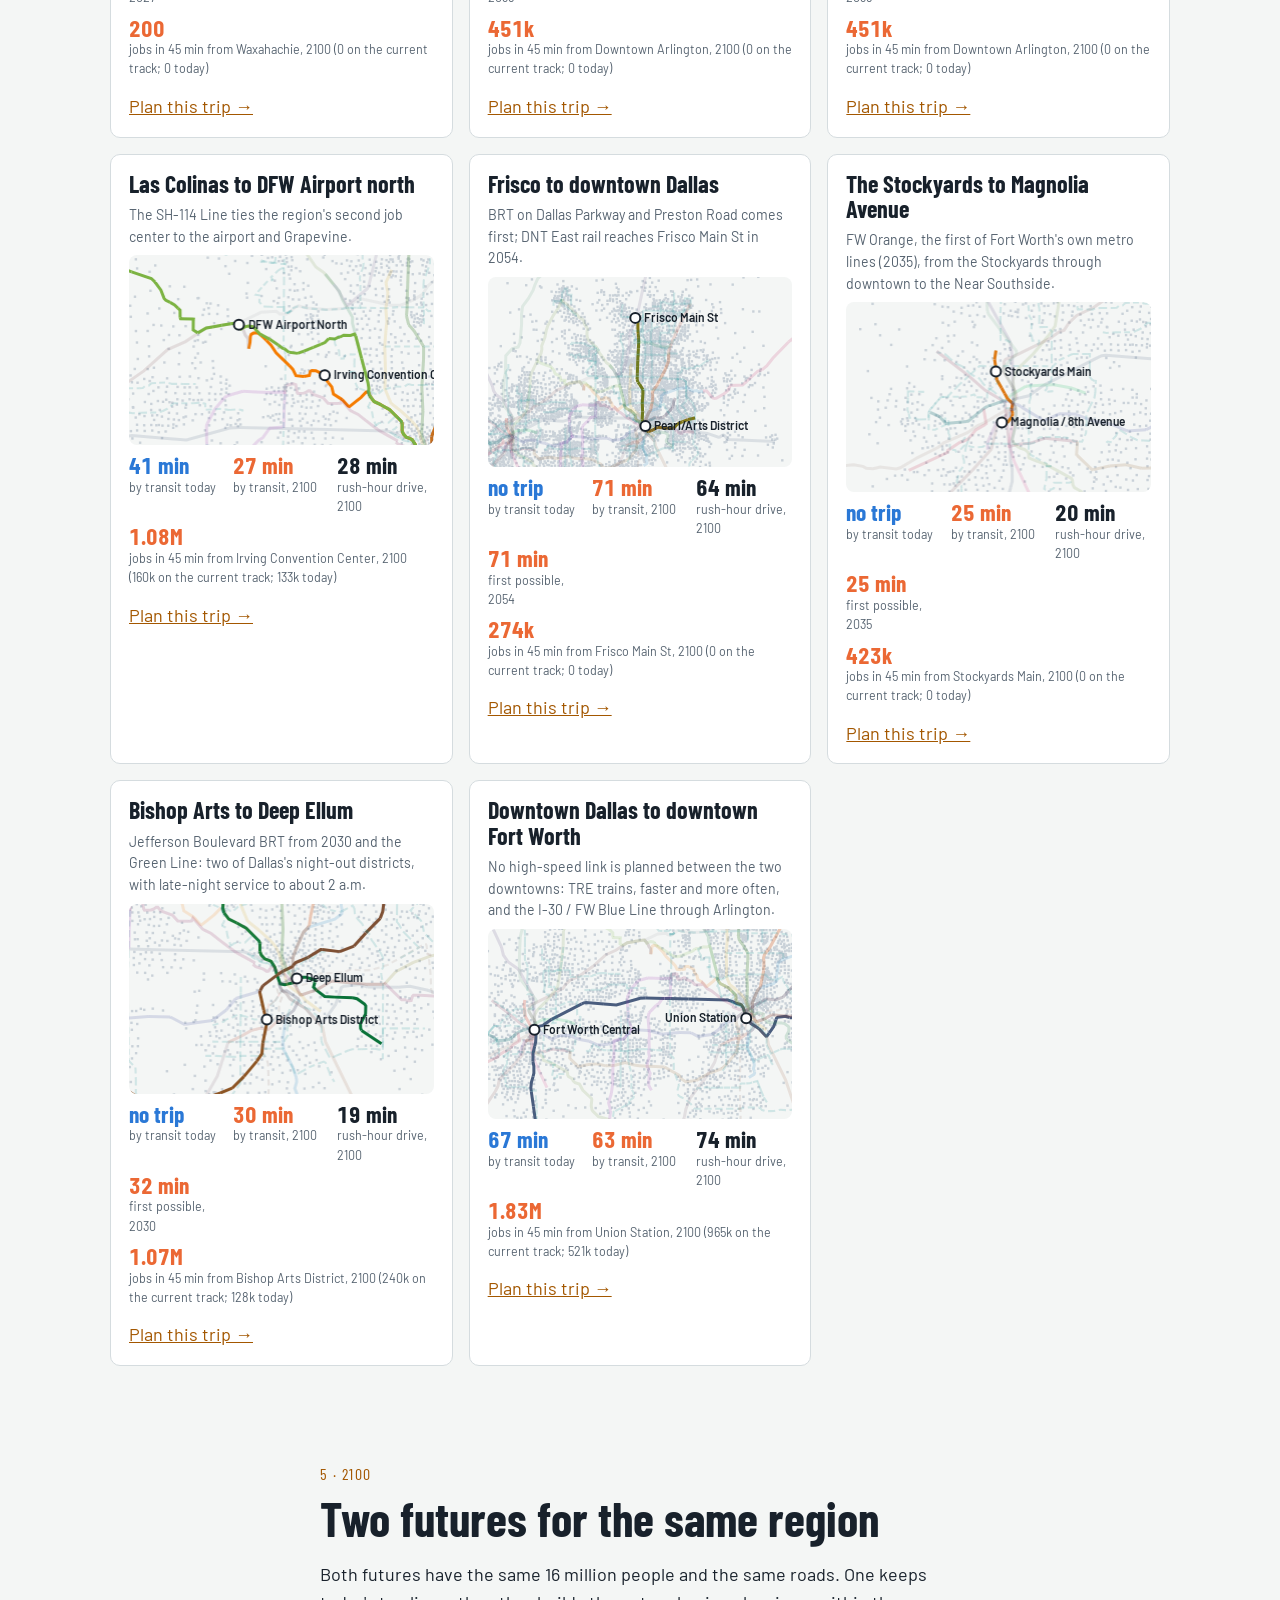
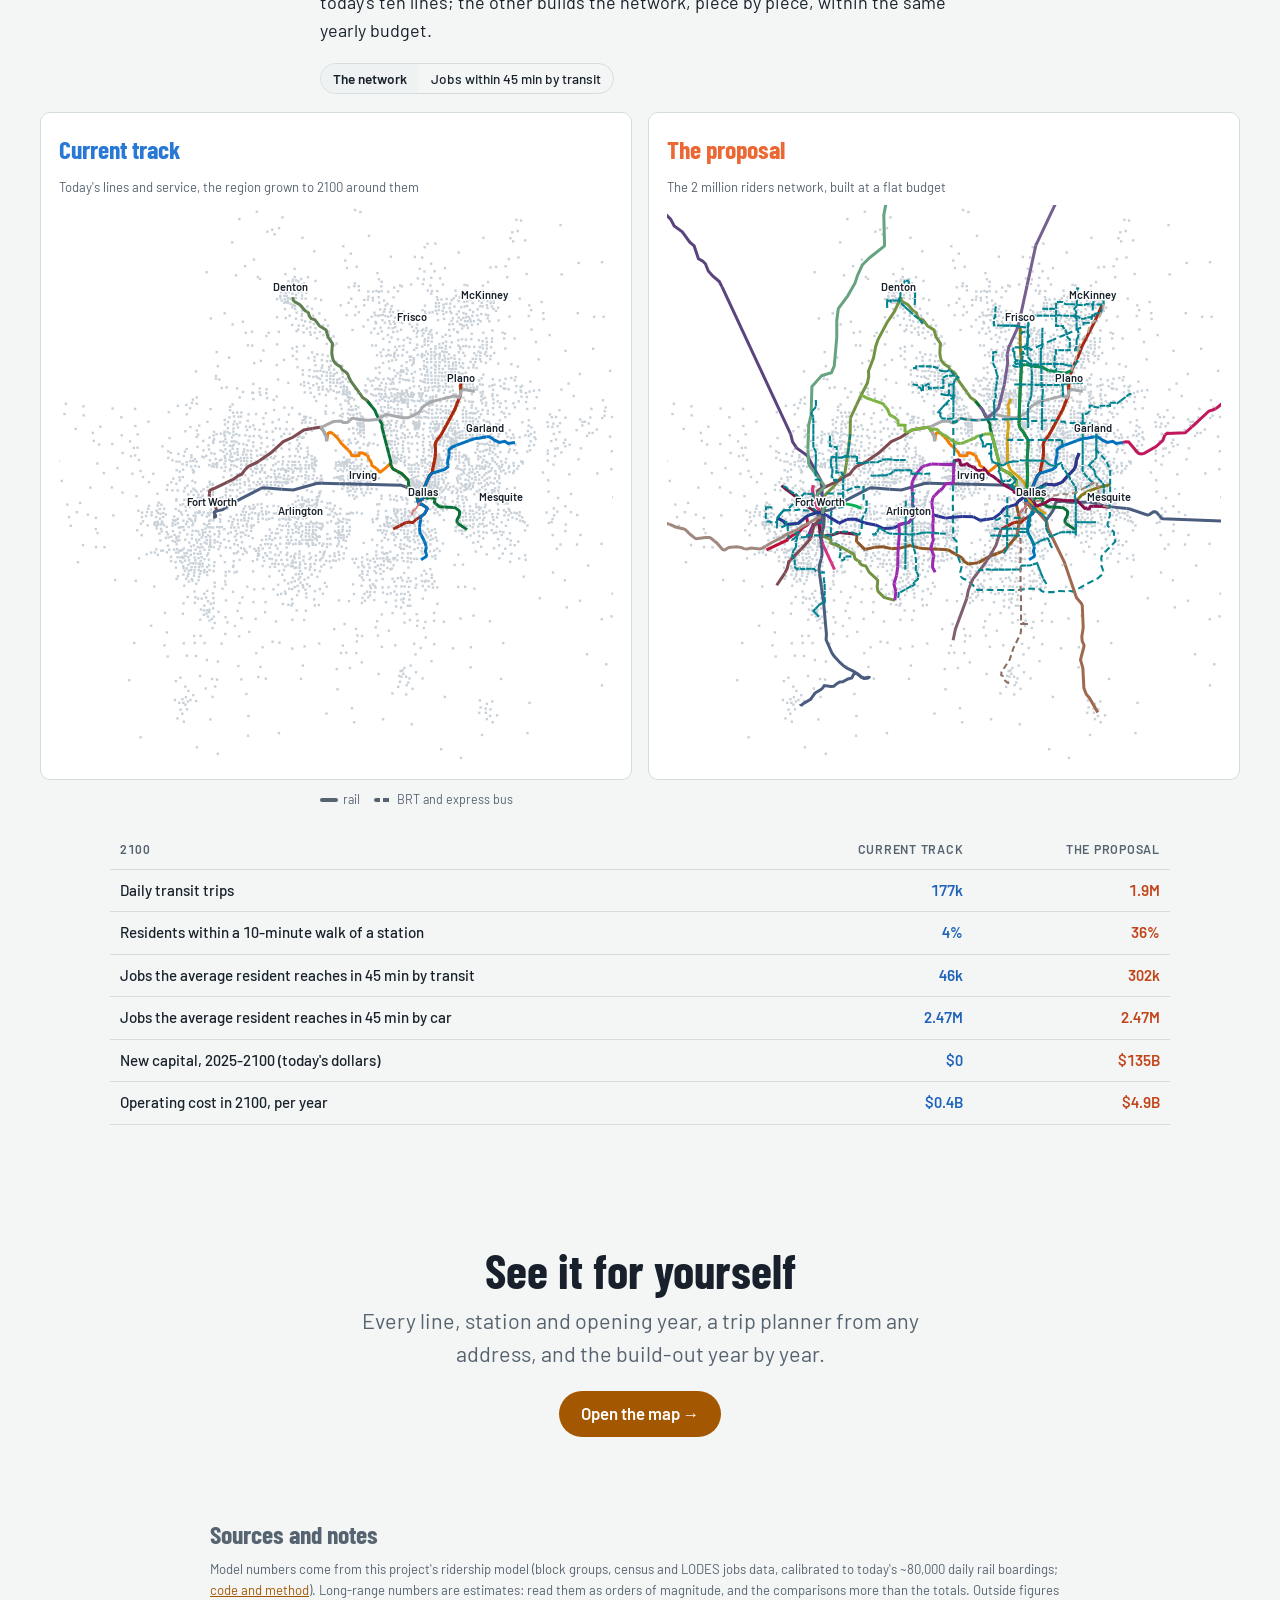
<file: maps/FW_map_interactive.html>
<!DOCTYPE html>
<meta charset="utf-8">
<title>DFW Transit</title>
<meta http-equiv="refresh" content="0; url=../docs/">
<link rel="canonical" href="../docs/">
<p>This map was replaced by the v2 map at <a href="../docs/">docs/</a>. The original v1 map is kept at <a href="../archive/v1/maps/FW_map_interactive.html">archive/v1/maps/</a>.</p>
</file>
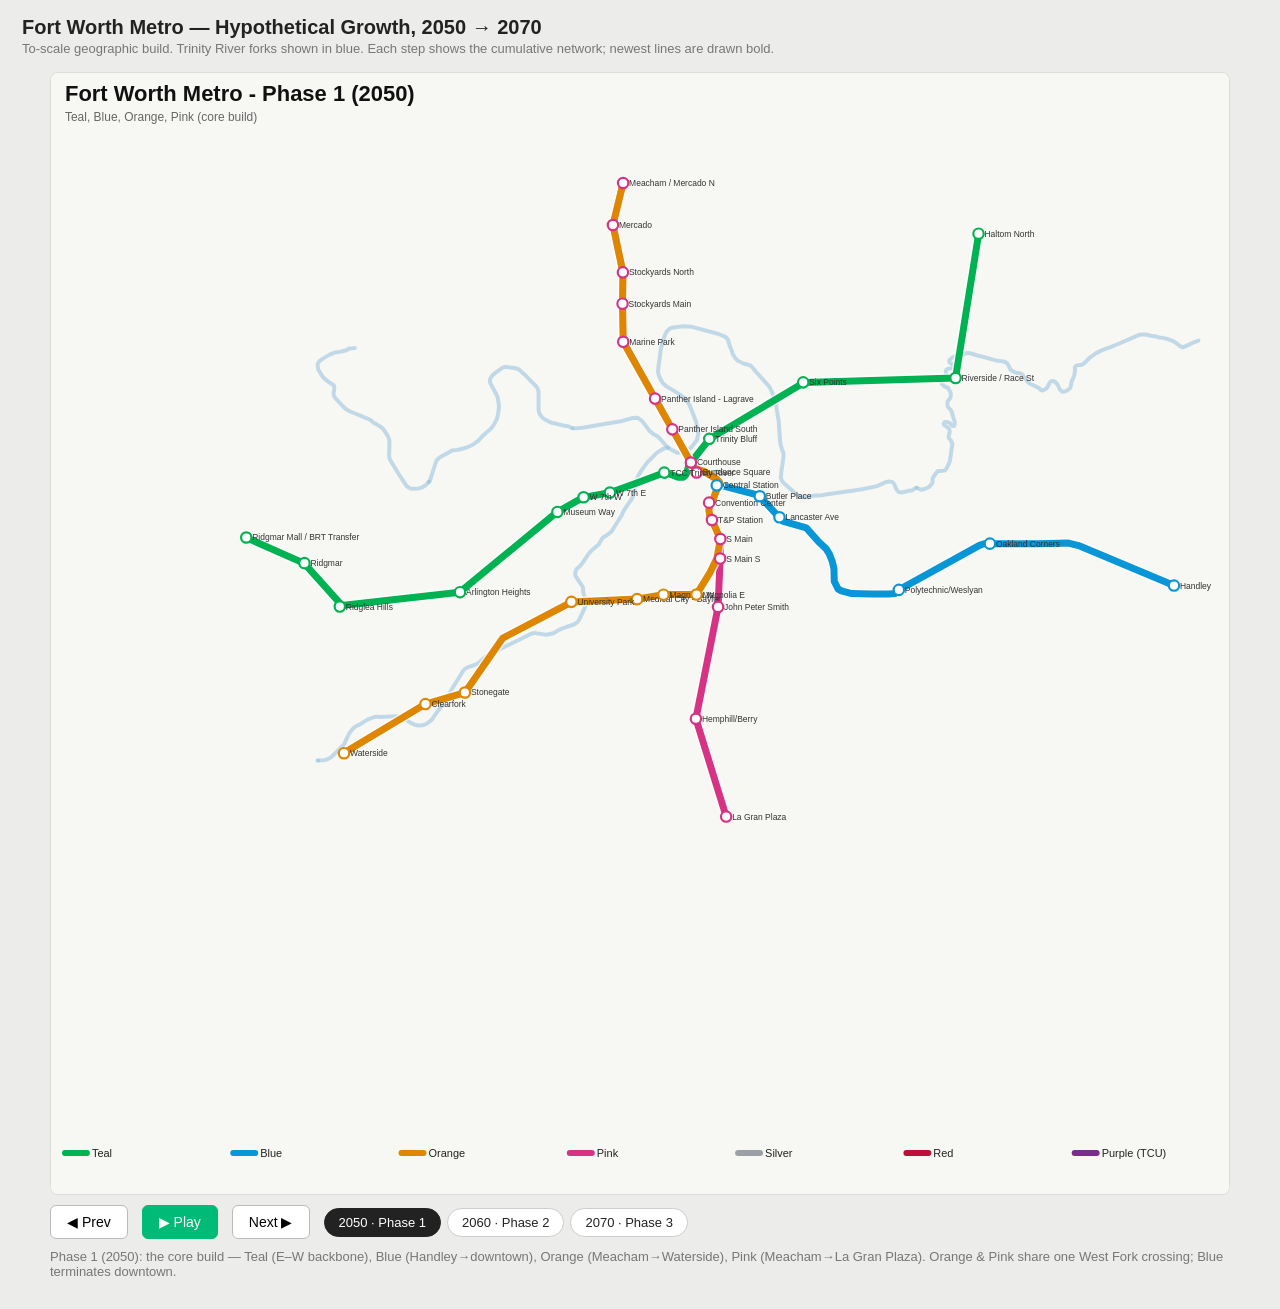
<file: maps/FW_timeseries.html>
<!DOCTYPE html>
<html lang="en">
<head>
<meta charset="utf-8"/>
<title>Fort Worth Metro — Growth Time-Series</title>
<style>
  :root{ --bg:#f7f7f4; --ink:#222; --muted:#777; }
  *{box-sizing:border-box}
  body{margin:0;font-family:Helvetica,Arial,sans-serif;background:#ececea;color:var(--ink)}
  header{padding:16px 22px 6px}
  h1{margin:0;font-size:20px}
  .sub{color:var(--muted);font-size:13px;margin-top:2px}
  .stage{background:var(--bg);margin:10px auto;max-width:1180px;border:1px solid #ddd;border-radius:8px;overflow:hidden}
  .stage img{display:block;width:100%;height:auto}
  .controls{max-width:1180px;margin:10px auto;display:flex;align-items:center;gap:14px;flex-wrap:wrap}
  button{font-size:14px;padding:8px 16px;border:1px solid #bbb;background:#fff;border-radius:6px;cursor:pointer}
  button:hover{background:#f0f0f0}
  button.primary{background:#0b7;color:#fff;border-color:#0b7}
  .years{display:flex;gap:6px}
  .yr{padding:6px 14px;border:1px solid #ccc;border-radius:20px;cursor:pointer;font-size:13px;background:#fff}
  .yr.active{background:#222;color:#fff;border-color:#222}
  .cap{max-width:1180px;margin:4px auto 30px;color:var(--muted);font-size:13px}
</style>
</head>
<body>
<header>
  <h1>Fort Worth Metro — Hypothetical Growth, 2050 → 2070</h1>
  <div class="sub">To-scale geographic build. Trinity River forks shown in blue. Each step shows the cumulative network; newest lines are drawn bold.</div>
</header>

<div class="stage"><img id="map" src="FW_timeseries_P1.svg" alt="phase map"/></div>

<div class="controls">
  <button id="prev">◀ Prev</button>
  <button id="play" class="primary">▶ Play</button>
  <button id="next">Next ▶</button>
  <div class="years">
    <span class="yr active" data-p="1">2050 · Phase 1</span>
    <span class="yr" data-p="2">2060 · Phase 2</span>
    <span class="yr" data-p="3">2070 · Phase 3</span>
  </div>
</div>
<div class="cap" id="cap"></div>

<script>
  const caps = {
    1:"Phase 1 (2050): the core build — Teal (E–W backbone), Blue (Handley→downtown), Orange (Meacham→Waterside), Pink (Meacham→La Gran Plaza). Orange & Pink share one West Fork crossing; Blue terminates downtown.",
    2:"Phase 2 (2060): + Silver (Lake Worth ↔ Berry/Stalcup), Red (Orange extended to Benbrook + Ol South→Museum Way), Blue extended west to I-820.",
    3:"Phase 3 (2070): + Purple to TCU/Bluebonnet, Orange south to Hulen/Altamesa, Pink south to Everman, Teal east to Woodhaven."
  };
  let p = 1, timer = null;
  const img = document.getElementById('map'), cap = document.getElementById('cap');
  function show(n){
    p = ((n-1+3)%3)+1;
    img.src = `FW_timeseries_P${p}.svg`;
    cap.textContent = caps[p];
    document.querySelectorAll('.yr').forEach(e=>e.classList.toggle('active', +e.dataset.p===p));
  }
  document.getElementById('prev').onclick = ()=>{stop();show(p-1)};
  document.getElementById('next').onclick = ()=>{stop();show(p+1)};
  document.querySelectorAll('.yr').forEach(e=>e.onclick=()=>{stop();show(+e.dataset.p)});
  const playBtn = document.getElementById('play');
  function stop(){ if(timer){clearInterval(timer);timer=null;playBtn.textContent='▶ Play';playBtn.classList.add('primary');} }
  playBtn.onclick = ()=>{
    if(timer){stop();return;}
    playBtn.textContent='⏸ Pause'; playBtn.classList.remove('primary');
    timer = setInterval(()=>show(p+1), 1800);
  };
  show(1);
</script>
</body>
</html>
</file>
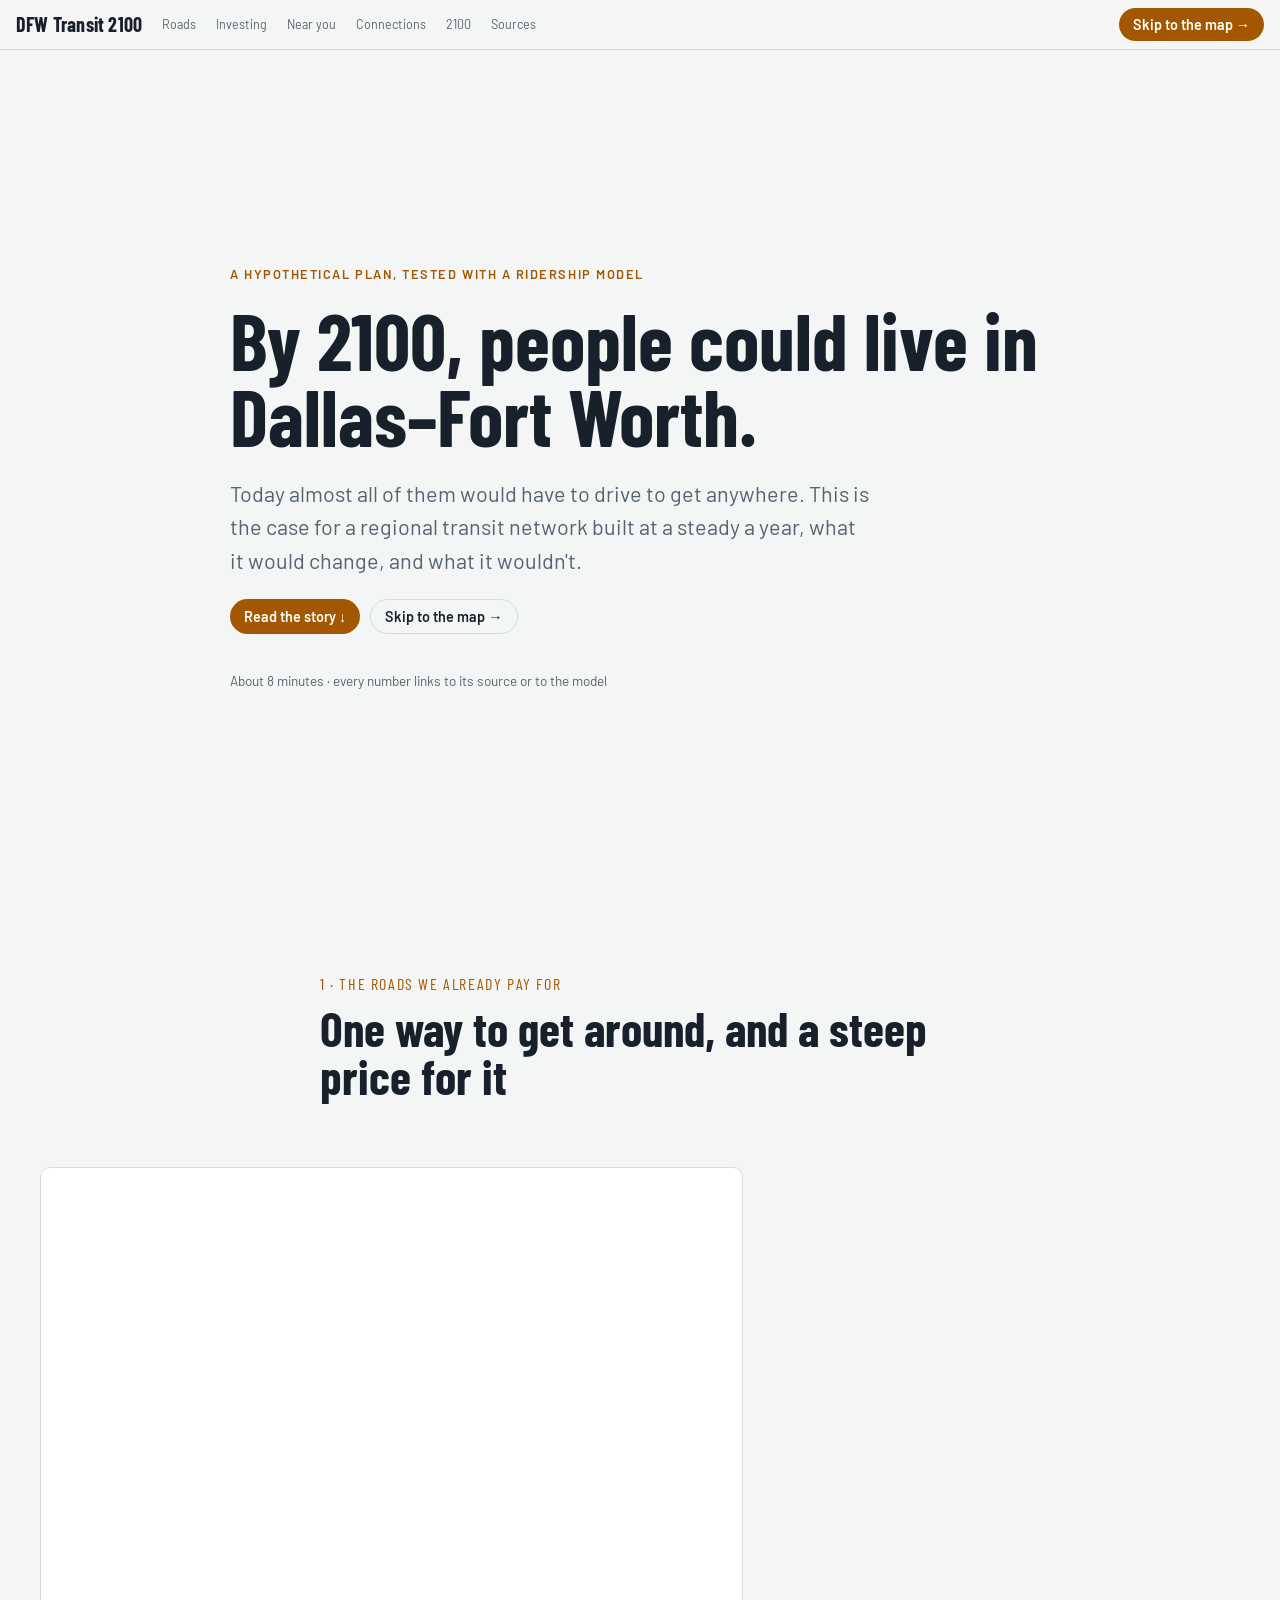
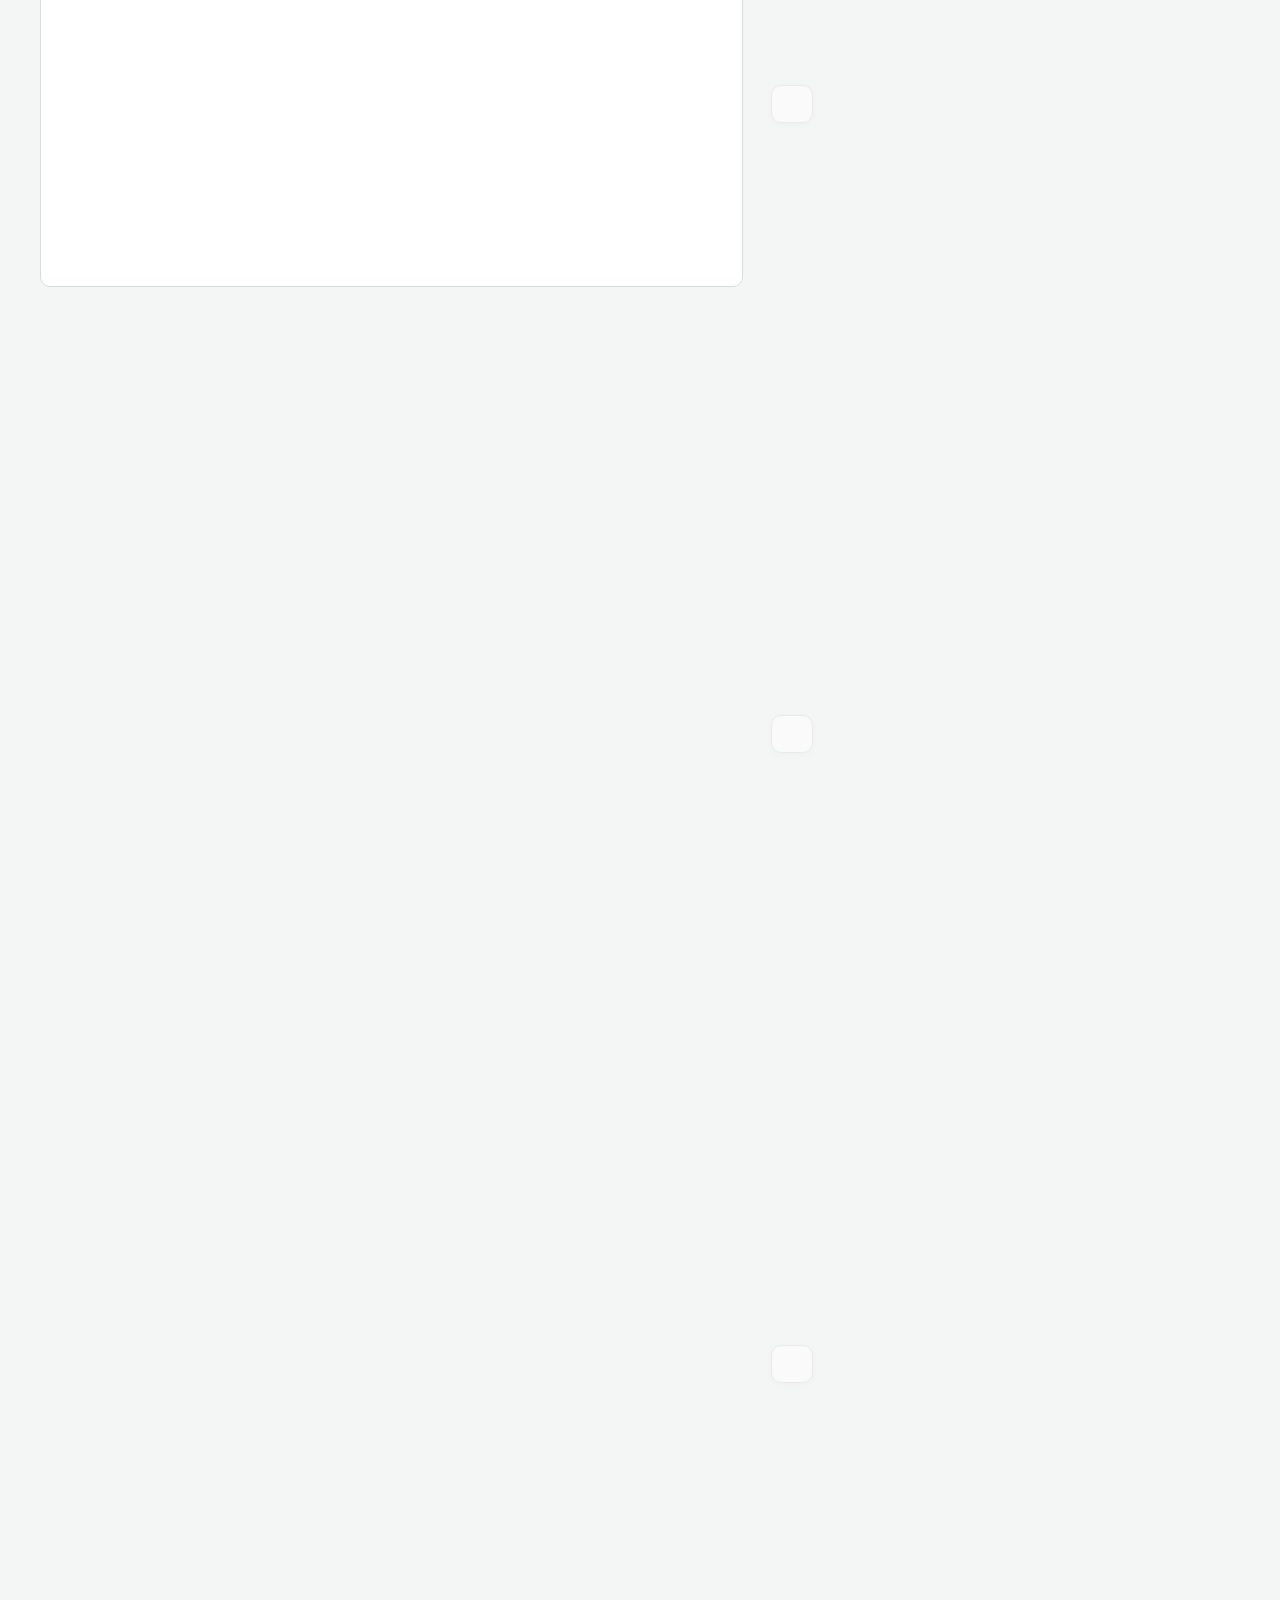
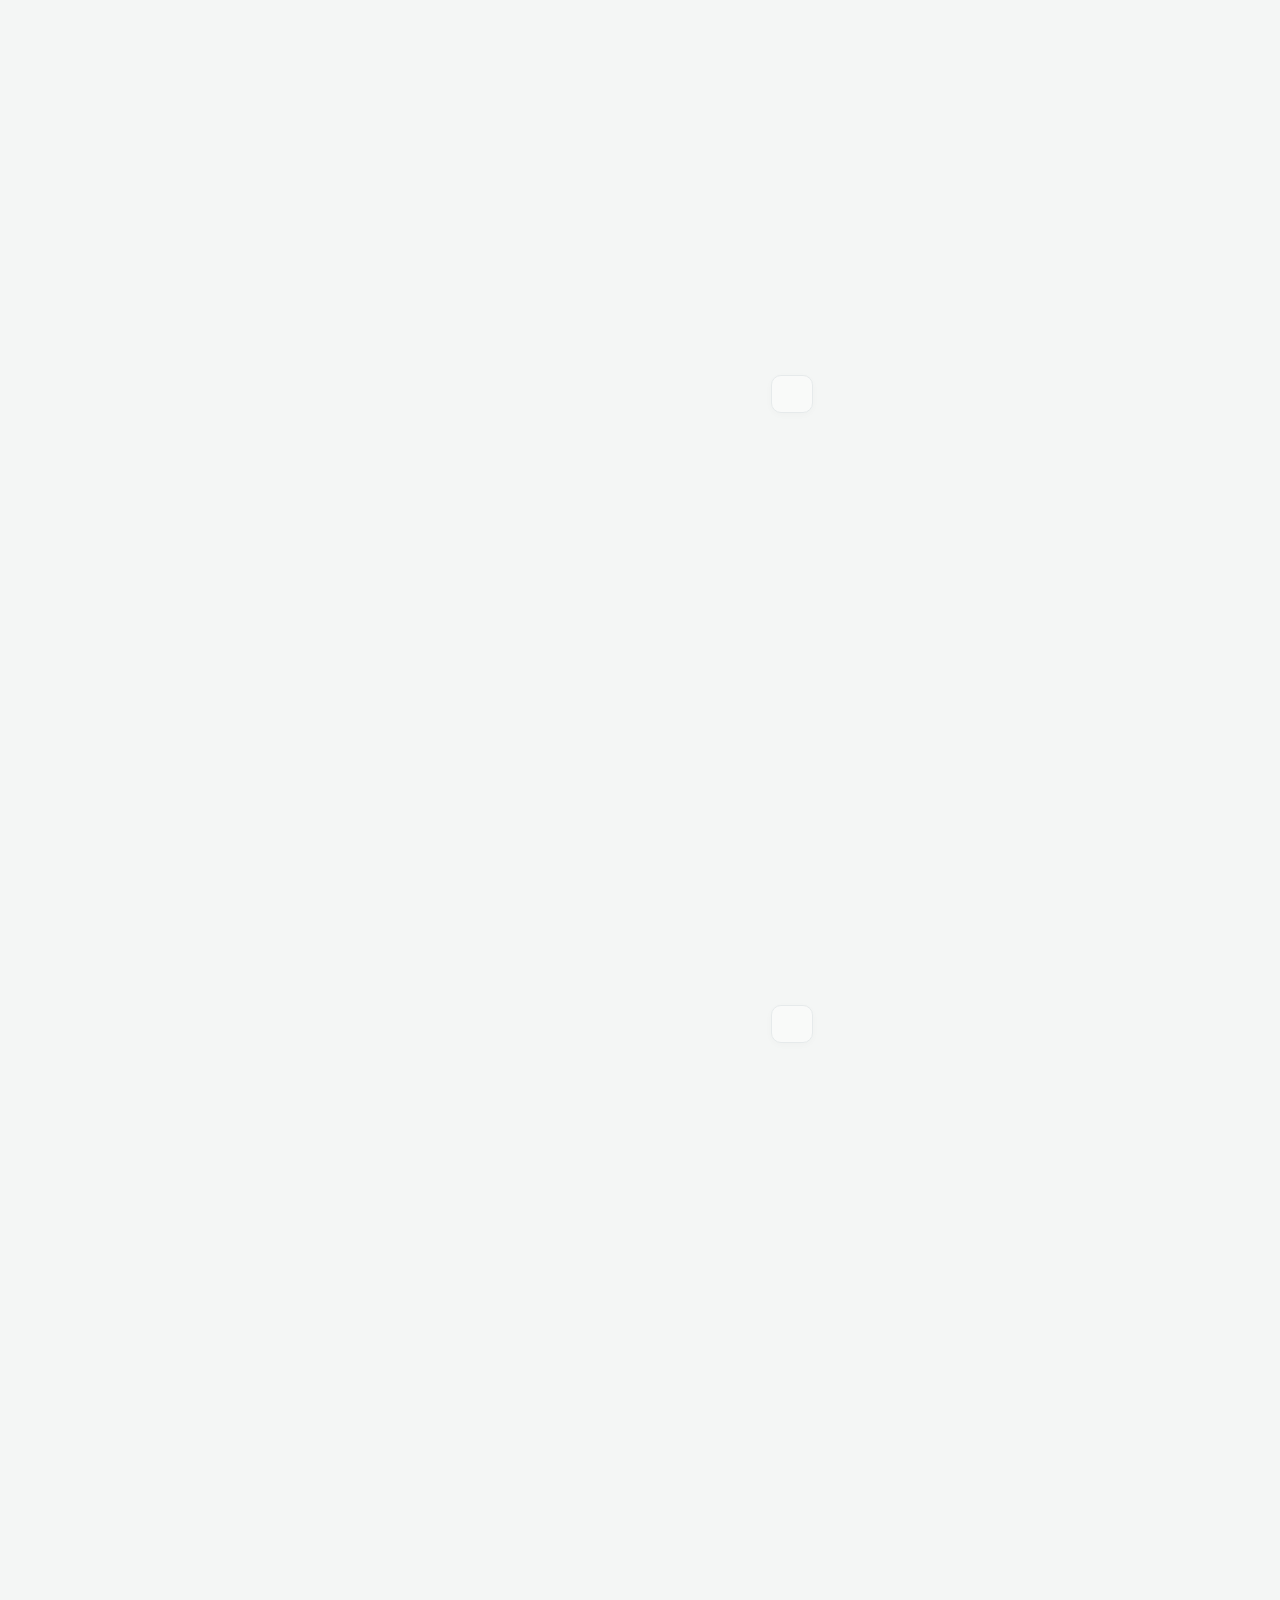
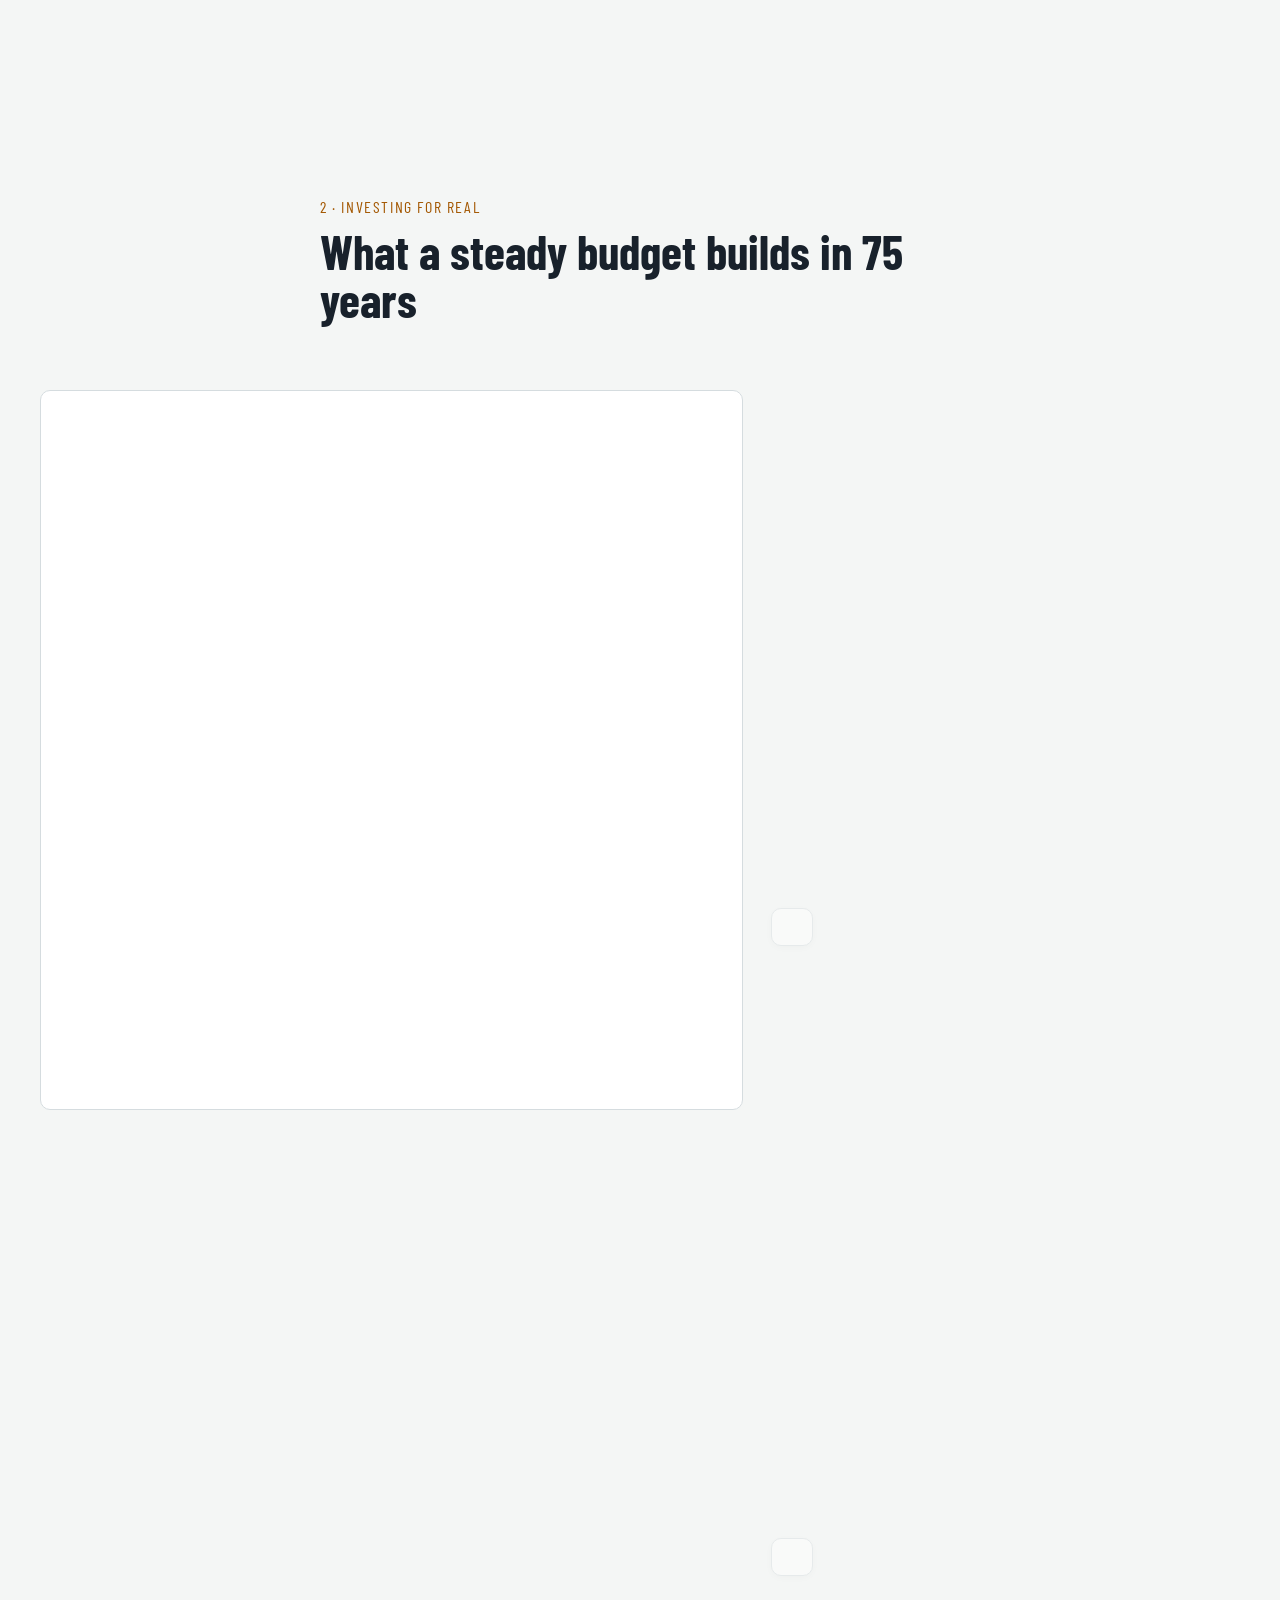
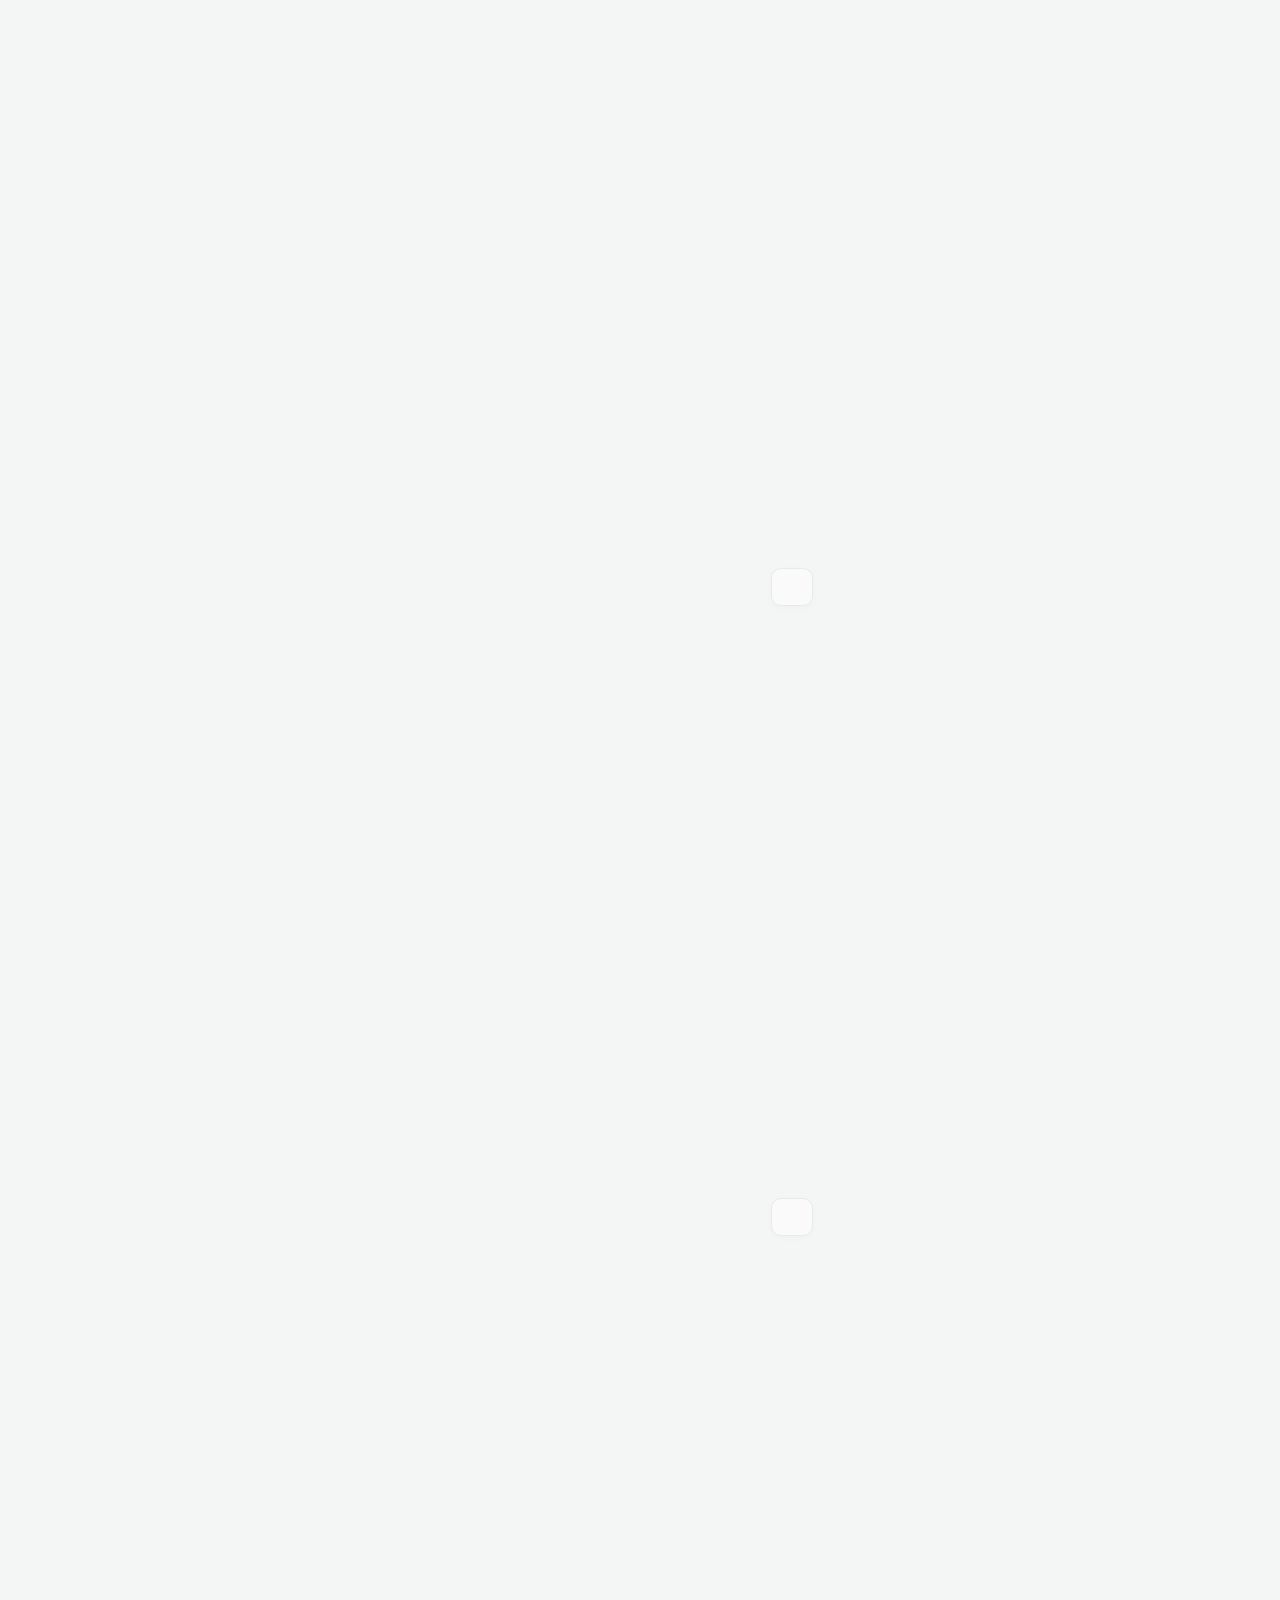
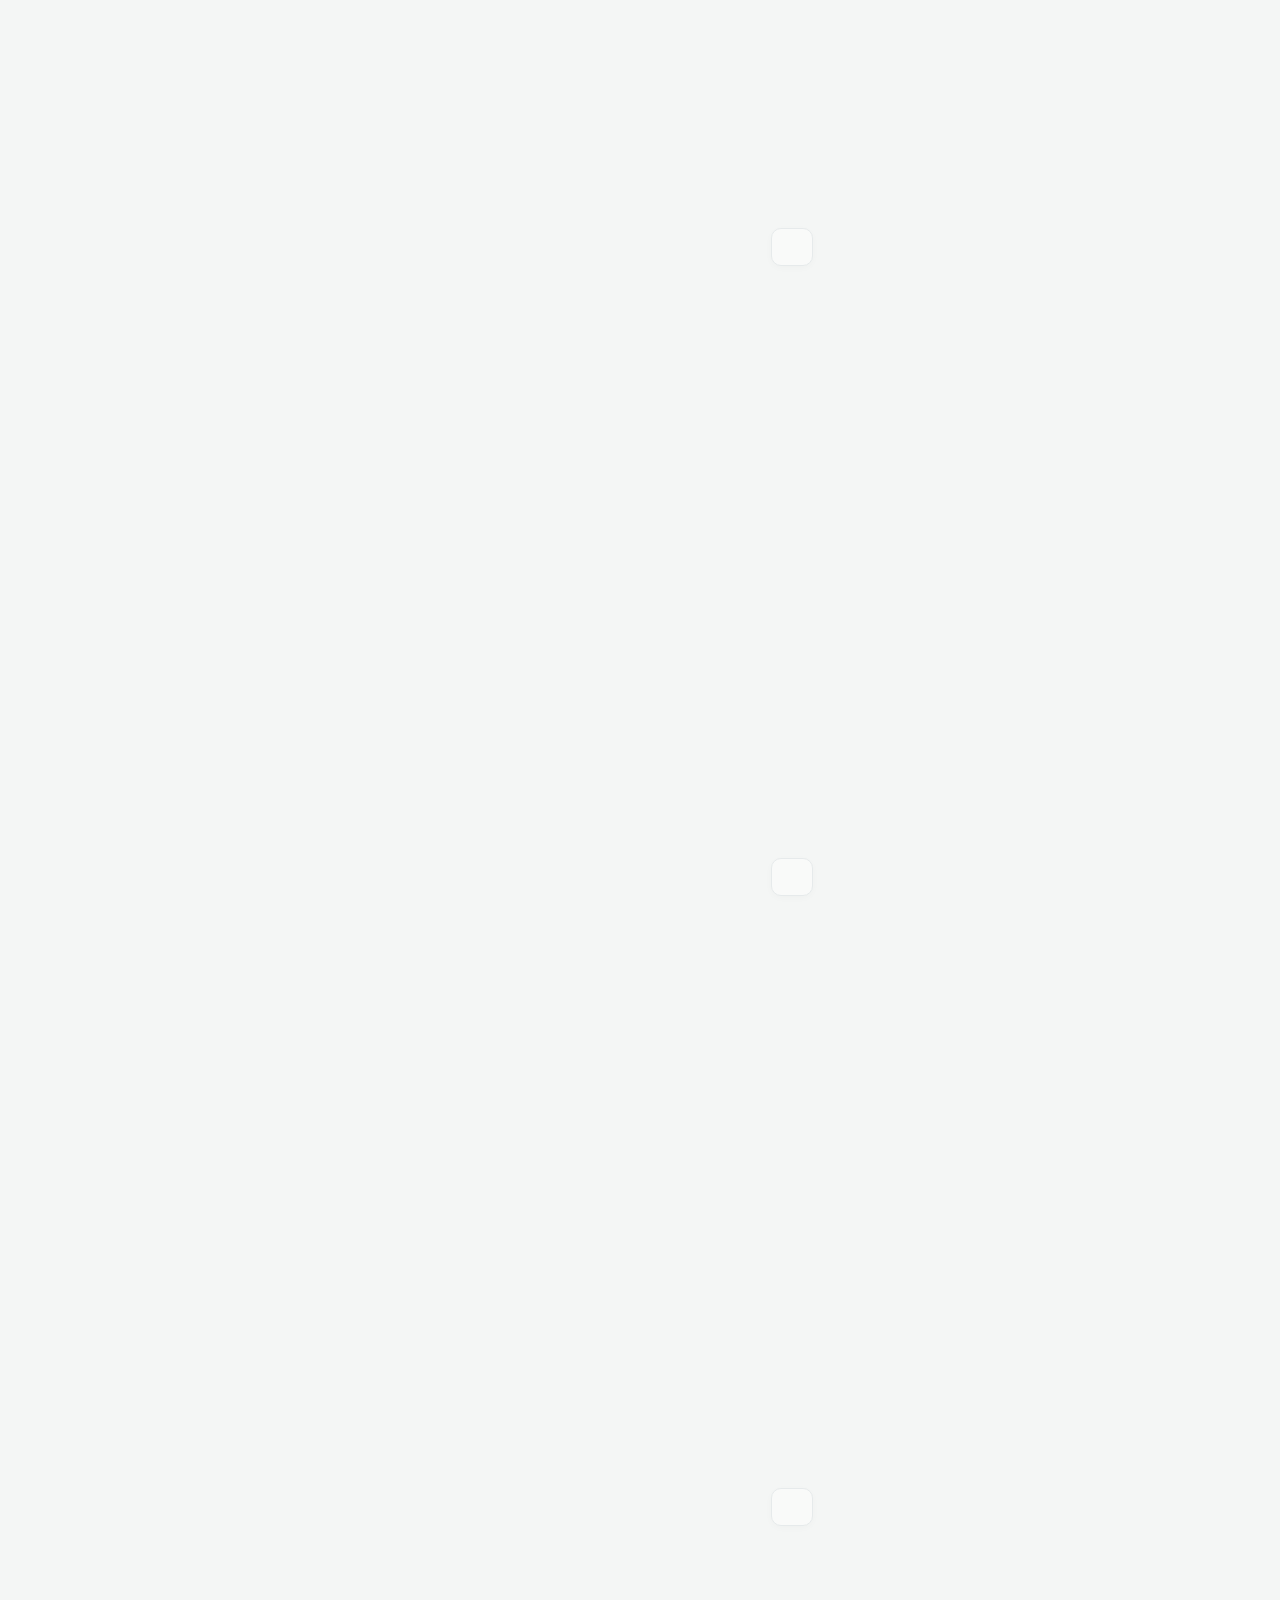
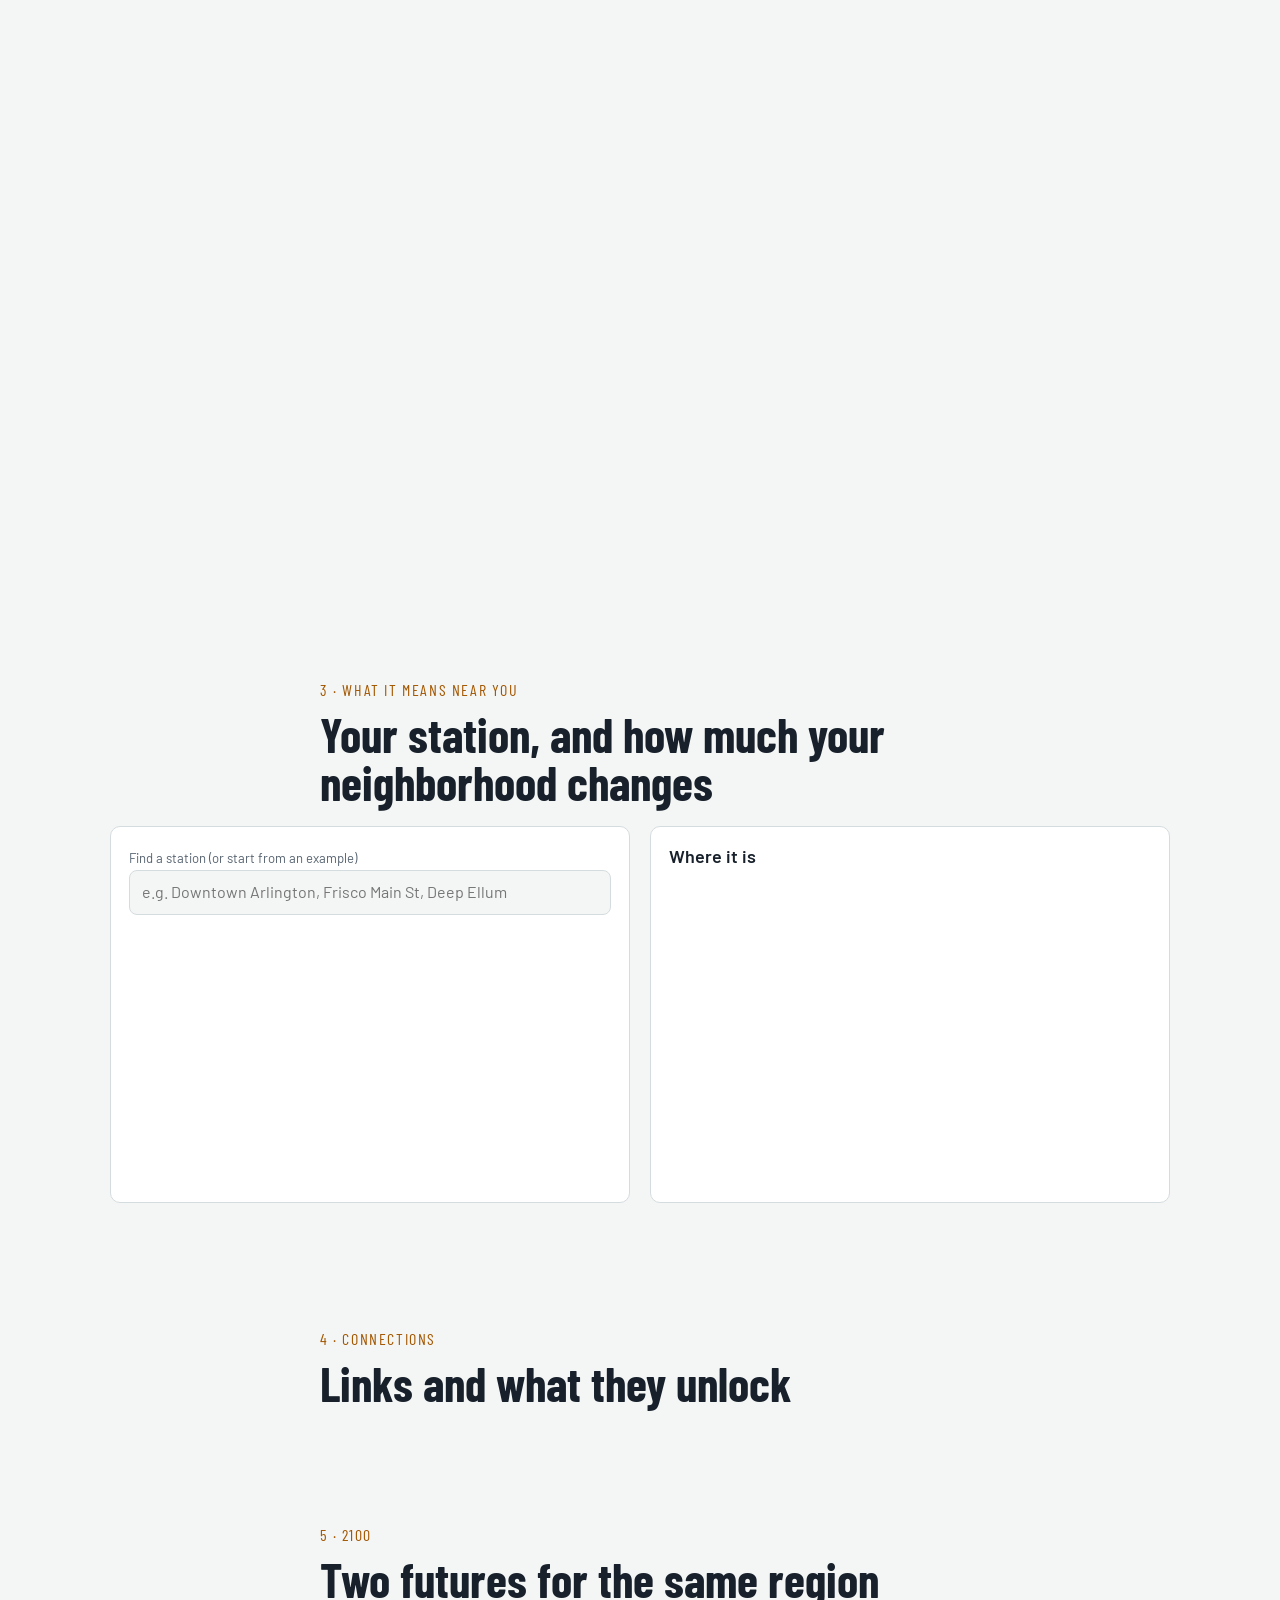
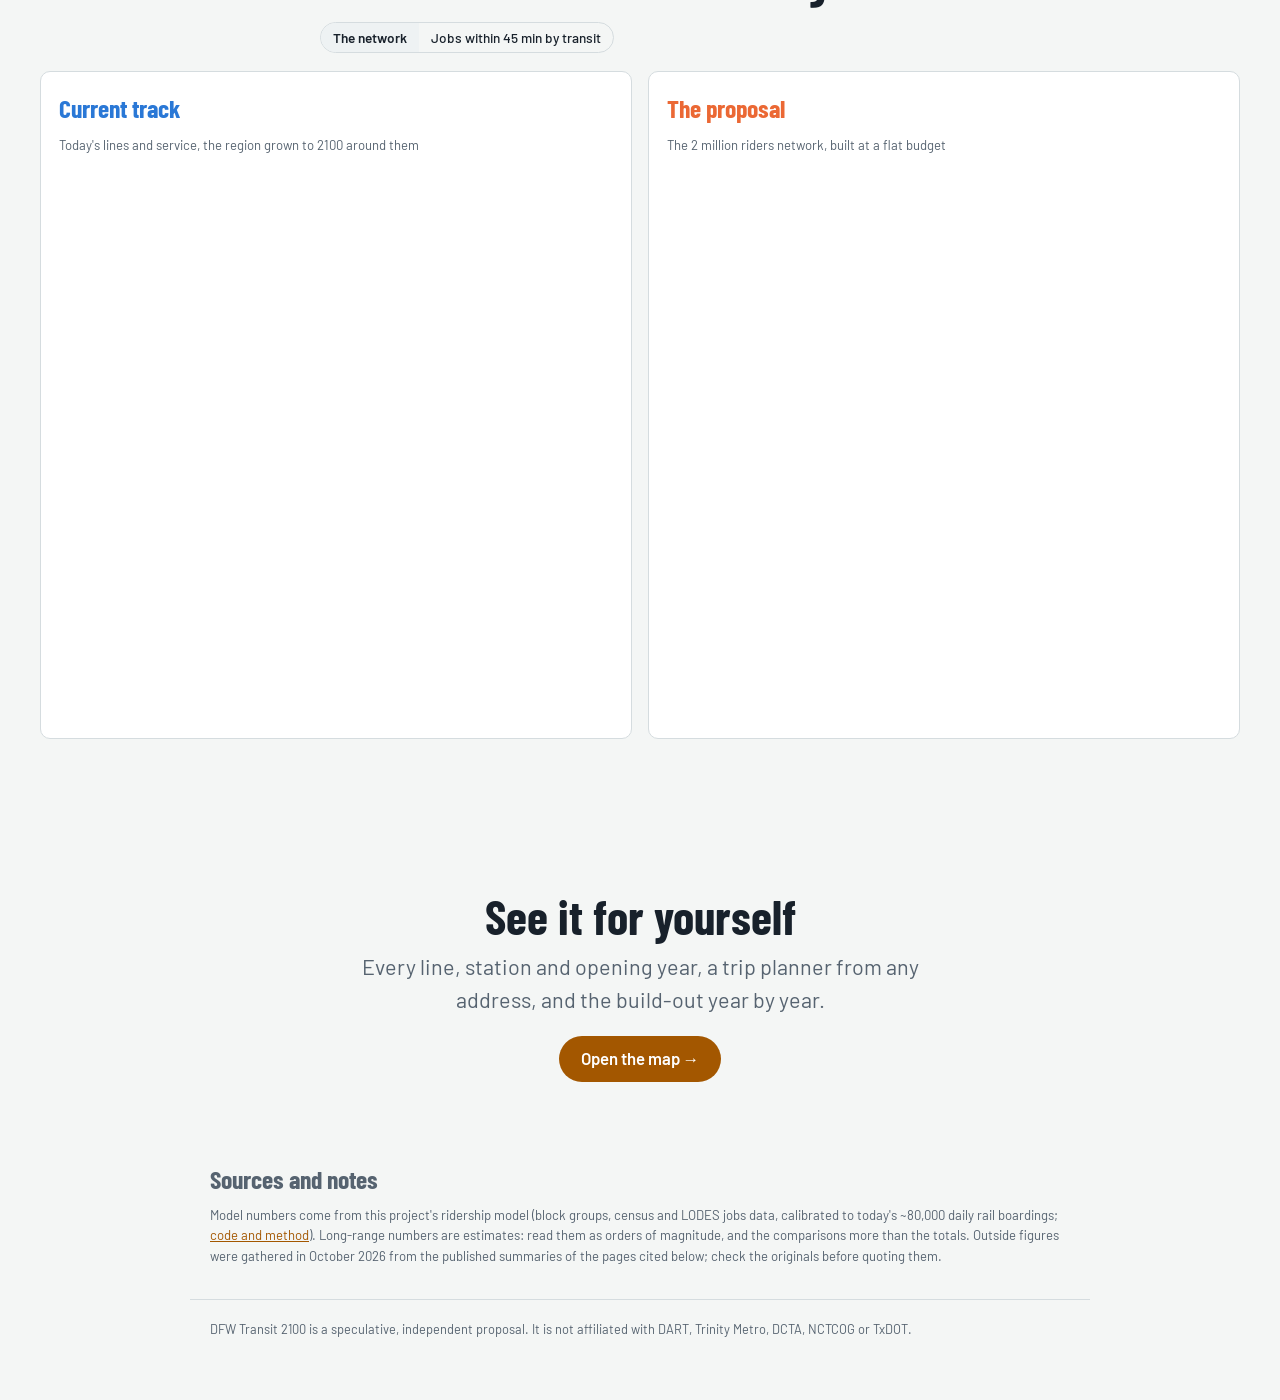
<file: dfwt/templates/story.html>
<!DOCTYPE html>
<html lang="en">
<head>
<meta charset="utf-8">
<meta name="viewport" content="width=device-width, initial-scale=1, viewport-fit=cover">
<title>DFW Transit 2100</title>
<meta name="description" content="Why a regional transit network for Dallas-Fort Worth is affordable, and what it would change by 2100. A hypothetical plan, told with a ridership model.">
<script>if (/^#(map|diagram)/.test(location.hash)) location.replace('map.html' + location.hash);</script>
<link rel="preconnect" href="https://fonts.googleapis.com">
<link rel="preconnect" href="https://fonts.gstatic.com" crossorigin>
<link rel="stylesheet" href="https://fonts.googleapis.com/css2?family=Barlow+Condensed:wght@600;700&family=Barlow:wght@400;500;600&display=swap">
<style>
:root{
  color-scheme:light;
  --bg:#f4f6f5; --panel:#ffffff; --ink:#18212b; --muted:#566370; --rule:#d5dcdf; --accent:#a35700; --chip:#eef2f3; --pr-ink:#c2441a; --ct-ink:#1f63b8;
  --ct:#2a78d6; --pr:#eb6834;                 /* current track / proposal (categorical slots 1-2, validated) */
  --dot0:#e4ebf2; --dot-empty:#c9d1d8;
  --f-display:"Barlow Condensed","Arial Narrow",Arial,sans-serif; --f-ui:"Barlow","Helvetica Neue",Arial,sans-serif;
}
@media (prefers-color-scheme: dark){:root:not([data-theme="light"]){
  color-scheme:dark;
  --bg:#11171d; --panel:#18212a; --ink:#e7ecef; --muted:#9aa8b3; --rule:#2c3946; --accent:#f29a2e; --chip:#22303b;
  --ct:#3987e5; --pr:#d95926; --dot0:#1d2731; --dot-empty:#2a3540; --pr-ink:#f08257; --ct-ink:#7fb2f0;
}}
:root[data-theme="dark"]{
  color-scheme:dark;
  --bg:#11171d; --panel:#18212a; --ink:#e7ecef; --muted:#9aa8b3; --rule:#2c3946; --accent:#f29a2e; --chip:#22303b;
  --ct:#3987e5; --pr:#d95926; --dot0:#1d2731; --dot-empty:#2a3540; --pr-ink:#f08257; --ct-ink:#7fb2f0;
}
*{box-sizing:border-box}
html{scroll-behavior:smooth}
@media (prefers-reduced-motion: reduce){html{scroll-behavior:auto}.step .card,.people i{transition:none}}
body{margin:0;background:var(--bg);color:var(--ink);font-family:var(--f-ui);font-size:18px;line-height:1.55;-webkit-text-size-adjust:100%}
a{color:var(--accent)}
.skiplink{position:absolute;left:-999px;top:8px;background:var(--panel);padding:8px 12px;z-index:100}
.skiplink:focus{left:8px}

/* top bar: always a way to the map */
header.bar{position:fixed;inset:0 0 auto 0;z-index:50;display:flex;align-items:center;gap:12px;padding:8px max(16px,env(safe-area-inset-left));
  background:color-mix(in srgb,var(--bg) 88%,transparent);backdrop-filter:blur(6px);border-bottom:1px solid var(--rule)}
header.bar .brand{font-family:var(--f-display);font-size:1.25rem;font-weight:700;letter-spacing:.01em;white-space:nowrap}
header.bar nav{display:flex;gap:4px;overflow-x:auto;scrollbar-width:none;flex:1;min-width:0}
header.bar nav a{font-size:.78rem;color:var(--muted);text-decoration:none;padding:4px 8px;border-radius:999px;white-space:nowrap}
header.bar nav a.on{background:var(--chip);color:var(--ink)}
.btn{display:inline-flex;align-items:center;gap:6px;font:600 .9rem var(--f-ui);color:#fff;background:var(--accent);border:0;border-radius:999px;padding:8px 14px;
  text-decoration:none;white-space:nowrap;cursor:pointer}
.btn.ghost{background:transparent;color:var(--ink);border:1px solid var(--rule)}
.btn:focus-visible,button:focus-visible,input:focus-visible,a:focus-visible{outline:2px solid var(--accent);outline-offset:2px}
.progress{position:fixed;left:0;top:0;height:3px;background:var(--accent);z-index:60;width:0}

/* hero */
.hero{min-height:100svh;display:grid;place-items:center;padding:96px 20px 40px;position:relative;overflow:hidden}
.hero canvas{position:absolute;inset:0;width:100%;height:100%;opacity:.32}
.hero .in{position:relative;max-width:820px}
.kicker{font-size:.8rem;font-weight:600;letter-spacing:.12em;text-transform:uppercase;color:var(--accent)}
h1{font-family:var(--f-display);font-size:clamp(2.6rem,7vw,5rem);line-height:.95;margin:.2em 0 .3em}
.dek{font-size:clamp(1.1rem,2.2vw,1.35rem);color:var(--muted);max-width:640px}
.hero .ctas{display:flex;gap:10px;flex-wrap:wrap;margin-top:22px}
.scrollcue{margin-top:36px;font-size:.85rem;color:var(--muted)}

/* chapters */
section.ch{padding:72px 0 24px}
.chead{max-width:680px;margin:0 auto;padding:0 20px}
.chead .num{font-family:var(--f-display);font-size:1rem;color:var(--accent);letter-spacing:.1em;text-transform:uppercase}
h2{font-family:var(--f-display);font-size:clamp(2rem,4.5vw,3rem);line-height:1;margin:.15em 0 .4em}
.prose{max-width:680px;margin:0 auto;padding:0 20px}
.prose p{margin:0 0 1em}
sup a{text-decoration:none;font-size:.7em;padding:0 1px}

/* scrollytelling: sticky figure + steps */
.scrolly{display:grid;grid-template-columns:minmax(0,1.35fr) minmax(300px,.9fr);gap:28px;max-width:1240px;margin:0 auto;padding:0 20px}
.scrolly .fig{position:sticky;top:64px;height:calc(100svh - 84px);display:flex;flex-direction:column;justify-content:center}
.figbox{background:var(--panel);border:1px solid var(--rule);border-radius:10px;padding:16px;height:100%;max-height:720px;display:flex;flex-direction:column;gap:10px;position:relative}
.figbox .ftitle{font-weight:600;font-size:.95rem}
.figbox .fsub{font-size:.8rem;color:var(--muted);margin-top:-6px}
.figbox .stage{flex:1;min-height:0;position:relative}
.figbox canvas,.figbox svg.full{position:absolute;inset:0;width:100%;height:100%}
.figbox .cap{font-size:.78rem;color:var(--muted)}
.figbox .cap sup a{font-size:.85rem}
.steps{padding:30vh 0 40vh}
.step{min-height:70vh;display:flex;align-items:center}
.step .card{background:var(--panel);border:1px solid var(--rule);border-radius:10px;padding:18px 20px;box-shadow:0 2px 10px rgba(0,0,0,.06);opacity:.45;transition:opacity .3s}
.step.on .card{opacity:1}
.step .card p{margin:0 0 .7em}.step .card p:last-child{margin:0}
.big{font-family:var(--f-display);font-size:2.6rem;line-height:1;display:block;margin:.1em 0 .15em;font-variant-numeric:tabular-nums}
.big.ct{color:var(--ct-ink)} .big.pr{color:var(--pr-ink)}
@media (max-width:860px){
  body{font-size:17px}
  .scrolly{display:block;padding:0 12px}
  .scrolly .fig{top:52px;height:52svh;z-index:3;background:var(--bg);padding-bottom:6px}
  .figbox{max-height:none}
  .steps{position:relative;z-index:1;padding:4vh 4px 30vh}
  .step{min-height:70svh;align-items:flex-end}
  .step .card{max-height:40svh;overflow:auto}
  .step .card{opacity:.97}
  .step.on .card{opacity:1}
  header.bar nav{display:none}
}

/* legends, keys */
.legend{display:flex;flex-wrap:wrap;gap:6px 14px;font-size:.78rem;color:var(--muted);align-items:center}
.legend i{display:inline-block;width:14px;height:10px;border-radius:2px;margin-right:5px;vertical-align:-1px}
.legend i.ln{height:4px;width:18px;border-radius:2px;vertical-align:2px}
.ramp{display:flex;align-items:center;gap:6px;font-size:.75rem;color:var(--muted)}
.ramp span.bar{display:flex;height:10px;border-radius:2px;overflow:hidden}
.ramp span.bar i{width:22px;height:10px}
.ramp .steps7{display:flex;flex-wrap:wrap;gap:2px}
.ramp .steps7 span{display:flex;flex-direction:column;align-items:center;font-size:.68rem;min-width:30px}
.ramp .steps7 i{width:30px;height:10px;border-radius:2px}

/* tooltip */
.tip{position:fixed;z-index:80;pointer-events:none;background:var(--panel);border:1px solid var(--rule);border-radius:6px;padding:6px 9px;font-size:.8rem;
  box-shadow:0 2px 10px rgba(0,0,0,.15);max-width:260px;line-height:1.35;display:none}
.tip b{font-weight:600}

/* people grid */
.people{display:grid;grid-template-columns:repeat(20,1fr);gap:3px;align-content:center;height:100%}
.people i{aspect-ratio:1;border-radius:50%;background:var(--dot-empty);transition:background .5s}

/* station explorer */
.explorer{max-width:1100px;margin:0 auto;padding:0 20px;display:grid;grid-template-columns:minmax(0,1fr) minmax(0,1fr);gap:20px}
@media (max-width:860px){.explorer{grid-template-columns:1fr}}
.panel{background:var(--panel);border:1px solid var(--rule);border-radius:10px;padding:16px 18px}
.search{display:flex;gap:8px}
.search input{flex:1;min-width:0;font:inherit;font-size:1rem;color:var(--ink);background:var(--bg);border:1px solid var(--rule);border-radius:8px;padding:9px 12px}
.chips{display:flex;flex-wrap:wrap;gap:6px;margin:10px 0 0}
.chip{font:500 .82rem var(--f-ui);color:var(--ink);background:var(--chip);border:1px solid var(--rule);border-radius:999px;padding:5px 11px;cursor:pointer}
.chip[aria-pressed="true"]{border-color:var(--accent);box-shadow:inset 0 0 0 1px var(--accent)}
.sugg{list-style:none;margin:6px 0 0;padding:0;border:1px solid var(--rule);border-radius:8px;max-height:220px;overflow:auto;background:var(--panel)}
.sugg li{padding:7px 12px;cursor:pointer;font-size:.9rem}
.sugg li[aria-selected="true"],.sugg li:hover{background:var(--chip)}
.stcard h3{font-family:var(--f-display);font-size:1.9rem;line-height:1;margin:.2em 0 .1em}
.stcard .meta{font-size:.85rem;color:var(--muted)}
.facts{display:grid;grid-template-columns:auto 1fr;gap:6px 14px;margin:14px 0;font-size:.92rem}
.facts dt{color:var(--muted)} .facts dd{margin:0;font-weight:500}
.lpill{display:inline-flex;align-items:center;gap:5px;font-size:.8rem;border:1px solid var(--rule);border-radius:999px;padding:1px 8px;margin:2px 4px 2px 0}
.lpill i{width:10px;height:10px;border-radius:50%}
.bars3{display:flex;flex-direction:column;gap:6px;margin-top:6px}
.bars3 .r{display:grid;grid-template-columns:150px minmax(0,1fr) 70px;gap:8px;align-items:center;font-size:.85rem}
.bars3 .r b{font-weight:500;font-variant-numeric:tabular-nums;text-align:right}
.bars3 .t{height:12px;background:var(--chip);border-radius:0 4px 4px 0;overflow:hidden}
.bars3 .t i{display:block;height:100%;border-radius:0 4px 4px 0}
.note{font-size:.82rem;color:var(--muted)}

/* assumptions */
.assume{max-width:1100px;margin:28px auto 0;padding:0 20px;display:grid;grid-template-columns:repeat(auto-fit,minmax(240px,1fr));gap:12px}
.assume .panel h4{margin:0 0 4px;font-size:.95rem}
.assume .panel p{margin:0;font-size:.88rem;color:var(--muted);line-height:1.45}
.assume .panel b{color:var(--ink);font-family:var(--f-display);font-size:1.5rem;display:block;line-height:1.1}

/* connections */
.conns{max-width:1100px;margin:0 auto;padding:0 20px;display:grid;grid-template-columns:repeat(auto-fit,minmax(320px,1fr));gap:16px}
.conn{display:flex;flex-direction:column;gap:8px}
.conn h3{margin:0;font-family:var(--f-display);font-size:1.5rem;line-height:1.05}
.conn .why{font-size:.88rem;color:var(--muted);margin:0}
.conn .mini{height:190px;position:relative;border-radius:8px;overflow:hidden;background:var(--bg)}
.conn .mini canvas{position:absolute;inset:0;width:100%;height:100%}
.conn .nums{display:grid;grid-template-columns:repeat(auto-fit,minmax(88px,1fr));gap:8px;font-size:.78rem;color:var(--muted)}
.conn .nums div:last-child{grid-column:1/-1}
.conn .nums b{display:block;font-family:var(--f-display);font-size:1.45rem;color:var(--ink);line-height:1.05;font-variant-numeric:tabular-nums}

/* 2100 comparison */
.twin{max-width:1240px;margin:0 auto;padding:0 20px;display:grid;grid-template-columns:1fr 1fr;gap:16px}
@media (max-width:860px){.twin{grid-template-columns:1fr}}
.twin .panel{display:flex;flex-direction:column;gap:8px}
.twin .mapbox{position:relative;height:min(62vh,560px);min-height:320px}
.twin .mapbox canvas{position:absolute;inset:0;width:100%;height:100%}
.twin h3{margin:0;font-family:var(--f-display);font-size:1.6rem}
.toggle{display:inline-flex;border:1px solid var(--rule);border-radius:999px;overflow:hidden}
.toggle button{font:500 .85rem var(--f-ui);color:var(--ink);background:transparent;border:0;padding:6px 12px;cursor:pointer}
.toggle button[aria-pressed="true"]{background:var(--chip);font-weight:600}
table.cmp{width:100%;max-width:1100px;margin:22px auto 0;border-collapse:collapse;font-size:.95rem}
.cmpwrap{max-width:1100px;margin:0 auto;padding:0 20px;overflow-x:auto}
table.cmp th,table.cmp td{padding:9px 10px;border-bottom:1px solid var(--rule);text-align:right;font-variant-numeric:tabular-nums}
table.cmp th:first-child,table.cmp td:first-child{text-align:left}
table.cmp thead th{font-size:.78rem;letter-spacing:.06em;text-transform:uppercase;color:var(--muted);font-weight:600}
table.cmp td.ct{color:var(--ct-ink);font-weight:600} table.cmp td.pr{color:var(--pr-ink);font-weight:600}

/* ending */
.end{text-align:center;padding:90px 20px 60px}
.end h2{margin-bottom:.2em}
.sources{max-width:900px;margin:0 auto;padding:20px;font-size:.82rem;color:var(--muted)}
.sources ol{padding-left:1.4em}
.sources li{margin:0 0 6px}
footer{max-width:900px;margin:0 auto;padding:20px 20px 60px;font-size:.8rem;color:var(--muted);border-top:1px solid var(--rule)}
.sr{position:absolute;width:1px;height:1px;overflow:hidden;clip:rect(0 0 0 0)}
</style>
</head>
<body>
<a class="skiplink" href="map.html">Skip to the map</a>
<div class="progress" id="progress" aria-hidden="true"></div>
<header class="bar">
  <span class="brand">DFW Transit 2100</span>
  <nav aria-label="Chapters">
    <a href="#roads">Roads</a><a href="#invest">Investing</a><a href="#near">Near you</a><a href="#connect">Connections</a><a href="#y2100">2100</a><a href="#sources">Sources</a>
  </nav>
  <a class="btn" href="map.html">Skip to the map&nbsp;&rarr;</a>
</header>

<main id="main">
<section class="hero" aria-labelledby="h-hero">
  <canvas id="hero-map" aria-hidden="true"></canvas>
  <div class="in">
    <div class="kicker">A hypothetical plan, tested with a ridership model</div>
    <h1 id="h-hero">By 2100, <span data-v="pop2100"></span> people could live in Dallas&ndash;Fort Worth.<span id="hero-cite"></span></h1>
    <p class="dek">Today almost all of them would have to drive to get anywhere. This is the case for a regional transit network built at a steady
      <span data-v="budgetB"></span> a year, what it would change, and what it wouldn't.</p>
    <div class="ctas"><a class="btn" href="#roads">Read the story &darr;</a><a class="btn ghost" href="map.html">Skip to the map&nbsp;&rarr;</a></div>
    <div class="scrollcue">About 8 minutes &middot; every number links to its source or to the model</div>
  </div>
</section>

<!-- 1. ROADS -->
<section class="ch" id="roads" aria-labelledby="h-roads">
  <div class="chead"><div class="num">1 &middot; The roads we already pay for</div><h2 id="h-roads">One way to get around, and a steep price for it</h2></div>
  <div class="scrolly" data-scrolly="roads">
    <div class="fig"><div class="figbox">
      <div class="ftitle" id="roads-title"></div><div class="fsub" id="roads-sub"></div>
      <div class="stage" id="roads-stage"></div>
      <div class="cap" id="roads-cap"></div>
    </div></div>
    <div class="steps">
      <div class="step" data-scene="cost"><div class="card" id="s-cost"></div></div>
      <div class="step" data-scene="household"><div class="card" id="s-household"></div></div>
      <div class="step" data-scene="people"><div class="card" id="s-people"></div></div>
      <div class="step" data-scene="reach-car"><div class="card" id="s-reach-car"></div></div>
      <div class="step" data-scene="reach-transit"><div class="card" id="s-reach-transit"></div></div>
    </div>
  </div>
</section>

<!-- 2. INVEST -->
<section class="ch" id="invest" aria-labelledby="h-invest">
  <div class="chead"><div class="num">2 &middot; Investing for real</div><h2 id="h-invest">What a steady budget builds in 75 years</h2></div>
  <div class="scrolly" data-scrolly="invest">
    <div class="fig"><div class="figbox">
      <div class="ftitle" id="inv-title"></div><div class="fsub" id="inv-sub"></div>
      <div class="stage" id="inv-stage"></div>
      <div class="cap" id="inv-cap"></div>
    </div></div>
    <div class="steps">
      <div class="step" data-scene="budget"><div class="card" id="s-budget"></div></div>
      <div class="step" data-scene="peers"><div class="card" id="s-peers"></div></div>
      <div class="step" data-scene="y2035"><div class="card" id="s-y2035"></div></div>
      <div class="step" data-scene="y2050"><div class="card" id="s-y2050"></div></div>
      <div class="step" data-scene="y2100"><div class="card" id="s-y2100"></div></div>
      <div class="step" data-scene="riders"><div class="card" id="s-riders"></div></div>
      <div class="step" data-scene="appetite"><div class="card" id="s-appetite"></div></div>
    </div>
  </div>
</section>

<!-- 3. NEAR YOU -->
<section class="ch" id="near" aria-labelledby="h-near">
  <div class="chead"><div class="num">3 &middot; What it means near you</div><h2 id="h-near">Your station, and how much your neighborhood changes</h2></div>
  <div class="prose"><p id="near-intro"></p></div>
  <div class="explorer">
    <div class="panel">
      <label for="st-q" class="note">Find a station (or start from an example)</label>
      <div class="search"><input id="st-q" type="search" autocomplete="off" placeholder="e.g. Downtown Arlington, Frisco Main St, Deep Ellum" role="combobox" aria-expanded="false" aria-controls="st-list" aria-autocomplete="list"></div>
      <ul class="sugg" id="st-list" role="listbox" hidden></ul>
      <div class="chips" id="st-chips" role="group" aria-label="Example stations"></div>
      <div class="stcard" id="st-card" aria-live="polite"></div>
    </div>
    <div class="panel" style="display:flex;flex-direction:column;gap:8px">
      <div class="ftitle" style="font-weight:600">Where it is</div>
      <div style="position:relative;flex:1;min-height:300px"><canvas id="st-map" style="position:absolute;inset:0;width:100%;height:100%" role="img" aria-label="Map of the selected station and the lines that serve it"></canvas></div>
      <div class="legend" id="st-legend"></div>
    </div>
  </div>
  <div class="prose" style="margin-top:28px"><p id="near-region"></p></div>
  <div class="assume" id="assume"></div>
</section>

<!-- 4. CONNECTIONS -->
<section class="ch" id="connect" aria-labelledby="h-connect">
  <div class="chead"><div class="num">4 &middot; Connections</div><h2 id="h-connect">Links and what they unlock</h2></div>
  <div class="prose"><p id="conn-intro"></p></div>
  <div class="conns" id="conns"></div>
</section>

<!-- 5. 2100 -->
<section class="ch" id="y2100" aria-labelledby="h-2100">
  <div class="chead"><div class="num">5 &middot; 2100</div><h2 id="h-2100">Two futures for the same region</h2></div>
  <div class="prose"><p id="y-intro"></p>
    <p><span class="toggle" role="group" aria-label="What the maps show">
      <button type="button" id="tw-lines" aria-pressed="true">The network</button>
      <button type="button" id="tw-jobs" aria-pressed="false">Jobs within 45 min by transit</button></span></p></div>
  <div class="twin">
    <div class="panel"><h3 style="color:var(--ct)">Current track</h3><div class="note">Today's lines and service, the region grown to 2100 around them</div>
      <div class="mapbox"><canvas id="tw-ct" role="img" aria-label="2100 on the current track"></canvas></div></div>
    <div class="panel"><h3 style="color:var(--pr)">The proposal</h3><div class="note">The 2 million riders network, built at a flat budget</div>
      <div class="mapbox"><canvas id="tw-pr" role="img" aria-label="2100 with the proposal"></canvas></div></div>
  </div>
  <div class="prose" style="margin-top:10px"><div class="legend" id="tw-legend"></div></div>
  <div class="cmpwrap"><table class="cmp" id="cmp"></table></div>
</section>

<section class="end" aria-labelledby="h-end">
  <h2 id="h-end">See it for yourself</h2>
  <p class="dek" style="margin:0 auto 20px">Every line, station and opening year, a trip planner from any address, and the build-out year by year.</p>
  <a class="btn" href="map.html" style="font-size:1.05rem;padding:12px 22px">Open the map&nbsp;&rarr;</a>
</section>

<section class="sources" id="sources" aria-labelledby="h-sources">
  <h2 id="h-sources" style="font-size:1.6rem">Sources and notes</h2>
  <p>Model numbers come from this project's ridership model (block groups, census and LODES jobs data, calibrated to today's ~80,000 daily rail boardings; <a href="https://github.com/dgoodenough/dfw-transit">code and method</a>). Long-range numbers are estimates: read them as orders of magnitude, and the comparisons more than the totals.
    Outside figures were gathered in October 2026 from the published summaries of the pages cited below; check the originals before quoting them.</p>
  <ol id="srclist"></ol>
</section>
</main>
<footer>DFW Transit 2100 is a speculative, independent proposal. It is not affiliated with DART, Trinity Metro, DCTA, NCTCOG or TxDOT.</footer>
<div class="tip" id="tip" role="tooltip"></div>

<script>
const D = /*__DATA__*/null;
const $ = id => document.getElementById(id);
const css = n => getComputedStyle(document.documentElement).getPropertyValue(n).trim();
const fmt = n => n == null ? '–' : n >= 1e6 ? (n / 1e6).toFixed(n >= 1e7 ? 0 : 2).replace(/\.?0+$/, '') + 'M' : n >= 1e4 ? Math.round(n / 1e3) + 'k' : Math.round(n).toLocaleString();
const fmtN = n => Math.round(n).toLocaleString();
const pct = x => Math.round(x * 100) + '%';
const reduce = matchMedia('(prefers-reduced-motion: reduce)').matches;

// ---------- facts and footnotes ----------
const FF = D.facts || {}, F = Object.assign({}, FF.charts || {}), SRC = FF.sources || {}, cited = [];
const TOK = {};   // model numbers the cited text refers to ({per_res} etc.), filled in before use
const stepHtml = name => ((FF.steps || {})[name] || []).map(([t, ids]) => `<p>${t.replace(/\{(\w+)\}/g, (m, k) => TOK[k] ?? m)}${(ids || []).map(cite).join('')}</p>`).join('');
function cite(id) {
  const f = SRC[id];
  if (!f) return '';
  let k = cited.indexOf(id);
  if (k < 0) { cited.push(id); k = cited.length - 1; }
  return `<sup><a href="#src-${id}" aria-label="source ${k + 1}">${k + 1}</a></sup>`;
}
const fv = (id, key = 'display') => (F[id] || {})[key];
function sources() {
  $('srclist').innerHTML = cited.map(id => {
    const f = SRC[id];
    return `<li id="src-${id}">${f.source}${f.year ? ', ' + f.year : ''}${f.url ? ` &mdash; <a href="${f.url}" rel="noopener">${new URL(f.url).hostname.replace(/^www\./, '')}</a>` : ''}${f.note ? `. <span>${f.note}</span>` : ''}</li>`;
  }).join('');
}

// ---------- model numbers ----------
const Y = {}; for (const k in D.years) Y[k] = Object.fromEntries(D.years[k].map(r => [r.year, r]));
const at = (sc, y, k) => (Y[sc] && Y[sc][y]) ? Y[sc][y][k] : null;
const Z = D.zones, NZ = Z.lat.length;
const popW = (arr, pop) => { let s = 0, p = 0; for (let i = 0; i < NZ; i++) { s += arr[i] * pop[i]; p += pop[i]; } return s / p; };
const M = {
  pop2025: at('two_million', 2025, 'pop_m') * 1e6, pop2100: at('two_million', 2100, 'pop_m') * 1e6,
  tripsNow: at('current_track', 2025, 'daily_trips'),
  trips: sc => y => at(sc, y, 'daily_trips'),
  budget: D.assumptions.budget_musd,
  car45_2025: popW(Z.drive45_2025, Z.pop), tr45_2025: popW(Z.jobs45_current_track_2025, Z.pop),
  car45_2100: popW(Z.drive45_2100, Z.pop_2100),
  ct45_2100: popW(Z.jobs45_current_track_2100, Z.pop_ct_2100), pr45_2100: popW(Z.jobs45_two_million_2100, Z.pop_2100),
};
$('hero-cite').innerHTML = cite('pop2100');
document.querySelectorAll('[data-v]').forEach(el => {
  const v = el.dataset.v;
  el.textContent = v === 'pop2100' ? (M.pop2100 / 1e6).toFixed(0) + ' million' : v === 'budgetB' ? '$' + (M.budget / 1000).toFixed(1) + ' billion' : '';
});

// ---------- region map on a canvas ----------
const LAT0 = 32.85, KX = Math.cos(LAT0 * Math.PI / 180);
let BB = null;
(function () {   // the populated region, trimmed of far outliers (1st-99th percentile)
  const xs = [], ys = [];
  for (let i = 0; i < NZ; i++) if (Z.pop[i] > 0) { xs.push(Z.lon[i] * KX); ys.push(Z.lat[i]); }
  xs.sort((a, b) => a - b); ys.sort((a, b) => a - b);
  const q = (a, f) => a[Math.floor(f * (a.length - 1))];
  BB = {x0: q(xs, .01), x1: q(xs, .99), y0: q(ys, .01), y1: q(ys, .99)};
})();
// sequential blue ramp (reference palette), light -> dark; dark mode reverses toward the surface
const RAMP_L = ['#cde2fb', '#9ec5f4', '#6da7ec', '#3987e5', '#256abf', '#184f95', '#0d366b'];
const RAMP_D = ['#1b2f47', '#184f95', '#1c5cab', '#2a78d6', '#5598e7', '#86b6ef', '#cde2fb'];
const JOB_BINS = [50e3, 150e3, 300e3, 600e3, 1e6, 1.6e6];
const dark = () => css('color-scheme') === 'dark' || getComputedStyle(document.body).colorScheme === 'dark';
const ramp = () => matchMedia('(prefers-color-scheme: dark)').matches && document.documentElement.dataset.theme !== 'light' ? RAMP_D : RAMP_L;
const binOf = v => { let k = 0; while (k < JOB_BINS.length && v >= JOB_BINS[k]) k++; return k; };

const CITIES = [['Dallas', 32.7767, -96.797], ['Fort Worth', 32.7555, -97.3308], ['Arlington', 32.7357, -97.1081], ['Plano', 33.0198, -96.6989],
  ['Frisco', 33.1507, -96.8236], ['Denton', 33.2148, -97.1331], ['McKinney', 33.1972, -96.6398], ['Irving', 32.814, -96.9489],
  ['Garland', 32.9126, -96.6389], ['Mesquite', 32.7668, -96.5992]];
class RegionMap {
  constructor(canvas, opt = {}) {
    this.c = canvas; this.opt = opt; this.state = {};
    this.c.addEventListener('mousemove', e => this.hover(e));
    this.c.addEventListener('mouseleave', () => hideTip());
    new ResizeObserver(() => this.draw()).observe(canvas.parentElement);
  }
  fit() {
    const r = this.c.parentElement.getBoundingClientRect(), dpr = Math.min(2, devicePixelRatio || 1);
    this.w = r.width; this.h = r.height;
    this.c.width = Math.max(1, r.width * dpr); this.c.height = Math.max(1, r.height * dpr);
    const ctx = this.c.getContext('2d'); ctx.setTransform(dpr, 0, 0, dpr, 0, 0);
    const bb = this.state.bbox || BB, pad = this.opt.pad ?? 10;
    const s = Math.min((this.w - 2 * pad) / (bb.x1 - bb.x0), (this.h - 2 * pad) / (bb.y1 - bb.y0));
    this.s = s; this.ox = (this.w - s * (bb.x1 - bb.x0)) / 2 - s * bb.x0; this.oy = (this.h + s * (bb.y1 - bb.y0)) / 2 + s * bb.y0;
    return ctx;
  }
  P(lat, lon) { return [this.ox + this.s * lon * KX, this.oy - this.s * lat]; }
  set(st) { this.state = Object.assign({}, this.state, st); this.draw(); }
  draw() {
    if (!this.c.isConnected) return;
    const ctx = this.fit(), st = this.state;
    ctx.clearRect(0, 0, this.w, this.h);
    // dots: block groups
    if (st.dots) {
      const R = ramp(), vals = st.dots.vals, pop = st.dots.pop || Z.pop;
      const rr = Math.max(1.6, Math.min(4.5, this.s * 0.018));
      for (let i = 0; i < NZ; i++) {
        if (pop[i] <= 0) continue;
        const [x, y] = this.P(Z.lat[i], Z.lon[i]);
        ctx.fillStyle = st.dots.color ? st.dots.color(i) : R[binOf(vals[i])];
        ctx.fillRect(x - rr / 2, y - rr / 2, rr, rr);
      }
    } else if (st.base !== false) {
      ctx.fillStyle = css('--dot-empty');
      const rr = Math.max(1, Math.min(2.4, this.s * 0.009));
      for (let i = 0; i < NZ; i++) if (Z.pop[i] > 0) { const [x, y] = this.P(Z.lat[i], Z.lon[i]); ctx.fillRect(x - rr / 2, y - rr / 2, rr, rr); }
    }
    // lines open by st.year (today's system, and the current track, from today's lines)
    if (st.year) {
      const lw = st.lineWidth || Math.max(1.2, Math.min(3, this.s * 0.012));
      const today = st.scen === 'ct' || st.year <= 2025;
      for (const ln of today ? D.lines_today : D.lines) {
        const dim = st.only && !st.only.includes(ln.id);
        ctx.strokeStyle = ln.color; ctx.globalAlpha = (dim ? 0.15 : 1) * (st.lineAlpha ?? 1);
        ctx.lineWidth = ln.mode === 'brt' ? lw * 0.7 : ln.mode === 'streetcar' ? lw * 0.6 : lw;
        ctx.setLineDash(ln.mode === 'brt' ? [lw * 2, lw * 1.2] : []);
        for (const [y, pts] of ln.segs) {
          if (y > st.year) continue;
          ctx.globalAlpha = (dim ? 0.15 : st.fadeBefore && y <= st.fadeBefore ? 0.35 : 1) * (st.lineAlpha ?? 1);
          ctx.beginPath();
          pts.forEach(([lon, lat], k) => { const [x, yy] = this.P(lat, lon); k ? ctx.lineTo(x, yy) : ctx.moveTo(x, yy); });
          ctx.stroke();
        }
      }
      ctx.setLineDash([]); ctx.globalAlpha = 1;
    }
    // a few city names for orientation
    if (st.cities !== false && !st.bbox) {
      ctx.font = '600 11px Barlow, Arial, sans-serif'; ctx.textAlign = 'center'; ctx.lineJoin = 'round';
      for (const [nm, la, lo] of CITIES) {
        const [x, y] = this.P(la, lo);
        if (x < 20 || x > this.w - 20 || y < 12 || y > this.h - 6) continue;
        ctx.strokeStyle = css('--panel'); ctx.lineWidth = 3; ctx.strokeText(nm, x, y - 6);
        ctx.fillStyle = css('--ink'); ctx.fillText(nm, x, y - 6);
      }
    }
    // markers
    for (const m of st.marks || []) {
      const [x, y] = this.P(m.ll[0], m.ll[1]);
      ctx.fillStyle = css('--panel'); ctx.strokeStyle = css('--ink'); ctx.lineWidth = 2;
      ctx.beginPath(); ctx.arc(x, y, m.r || 5, 0, 7); ctx.fill(); ctx.stroke();
      if (m.label) {
        ctx.font = '600 12px Barlow, Arial, sans-serif'; ctx.fillStyle = css('--ink');
        ctx.textAlign = x > this.w * 0.7 ? 'right' : 'left';
        ctx.fillText(m.label, x + (ctx.textAlign === 'right' ? -9 : 9), y + 4);
      }
    }
  }
  hover(e) {
    const st = this.state;
    if (!st.dots || !st.dots.tip) return hideTip();
    const r = this.c.getBoundingClientRect(), mx = e.clientX - r.left, my = e.clientY - r.top;
    let best = -1, bd = 64;
    for (let i = 0; i < NZ; i++) {
      if (Z.pop[i] <= 0) continue;
      const [x, y] = this.P(Z.lat[i], Z.lon[i]), d = (x - mx) ** 2 + (y - my) ** 2;
      if (d < bd) { bd = d; best = i; }
    }
    if (best < 0) return hideTip();
    showTip(e.clientX, e.clientY, st.dots.tip(best));
  }
}
function showTip(x, y, html) { const t = $('tip'); t.innerHTML = html; t.style.display = 'block'; t.style.left = Math.min(innerWidth - 270, x + 14) + 'px'; t.style.top = (y + 14) + 'px'; }
function hideTip() { $('tip').style.display = 'none'; }
function rampLegend(el, title) {
  const R = ramp(), lab = ['<50k', '50k', '150k', '300k', '600k', '1M', '1.6M+'];
  el.innerHTML = `<span class="ramp">${title} <span class="steps7">${R.map((c, k) => `<span><i style="background:${c}"></i>${lab[k]}</span>`).join('')}</span></span>`;
}

// ---------- small SVG charts ----------
function svgEl(tag, attrs, parent) { const e = document.createElementNS('http://www.w3.org/2000/svg', tag); for (const k in attrs) e.setAttribute(k, attrs[k]); if (parent) parent.appendChild(e); return e; }
function hbars(stage, rows, opt = {}) {
  // rows: [{label, value, color, note}] - one measure, one axis
  stage.innerHTML = '';
  const W = stage.clientWidth, H = stage.clientHeight, svg = svgEl('svg', {class: 'full', viewBox: `0 0 ${W} ${H}`, role: 'img', 'aria-label': opt.aria || ''}, stage);
  const narrow = W < 460;   // phones: each label on its own line above its bar, never cut
  const lw = narrow ? 0 : Math.min(230, W * 0.42), vw = 64, gap = narrow ? 30 : 12;
  const bh = Math.min(narrow ? 18 : 30, (H - 20) / rows.length - gap), max = opt.max || Math.max(...rows.map(r => r.value)) || 1;
  const top = i => 10 + i * (bh + gap) + (H - 20 - rows.length * (bh + gap)) / 2 + (narrow ? gap - 10 : 0);
  rows.forEach((r, i) => {
    const y = top(i);
    svgEl('text', narrow ? {x: 0, y: y - 6, fill: css('--ink'), 'font-size': 13} : {x: 0, y: y + bh / 2 + 4, fill: css('--ink'), 'font-size': 13}, svg).textContent = r.label;
    const w = Math.max(3, (W - lw - vw - 8) * r.value / max);
    svgEl('path', {d: `M${lw},${y} h${w - 4} q4,0 4,4 v${bh - 8} q0,4 -4,4 h${-(w - 4)} z`, fill: r.color || css('--pr')}, svg);
    svgEl('text', {x: lw + w + 6, y: y + bh / 2 + 4, fill: css('--ink'), 'font-size': 13, 'font-weight': 600}, svg).textContent = r.text || fmt(r.value);
  });
  if (opt.mark != null) {   // a reference line, e.g. 50% of the vote
    const x = lw + (W - lw - vw - 8) * opt.mark / max;
    svgEl('line', {x1: x, x2: x, y1: 4, y2: H - 4, stroke: css('--ink'), 'stroke-dasharray': '3 3', 'stroke-width': 1}, svg);
    svgEl('text', {x: x + 4, y: H - 6, fill: css('--muted'), 'font-size': 11}, svg).textContent = opt.markLabel || '';
  }
  // the same numbers as text, for screen readers
  const ul = document.createElement('ul'); ul.className = 'sr';
  ul.innerHTML = rows.map(r => `<li>${r.label}: ${r.text || fmt(r.value)}</li>`).join('');
  stage.appendChild(ul);
}
function lineChart(stage, series, opt = {}) {
  // series: [{name, color, pts: [[year, value]]}], one y axis
  stage.innerHTML = '';
  const W = stage.clientWidth, H = stage.clientHeight, m = {l: 44, r: 16, t: 12, b: 26};
  const svg = svgEl('svg', {class: 'full', viewBox: `0 0 ${W} ${H}`, role: 'img', 'aria-label': opt.aria || ''}, stage);
  const xs = series[0].pts.map(p => p[0]), x0 = Math.min(...xs), x1 = opt.xmax || Math.max(...xs);
  const raw = opt.ymax || Math.max(...series.flatMap(s => s.pts.map(p => p[1])));
  const mag = Math.pow(10, Math.floor(Math.log10(raw / 4))), stepv = [1, 2, 2.5, 5, 10].map(k => k * mag).find(v => raw / v <= 4), ymax = Math.ceil(raw / stepv) * stepv;
  const X = x => m.l + (W - m.l - m.r) * (x - x0) / (x1 - x0), Yp = v => H - m.b - (H - m.t - m.b) * v / ymax;
  for (let k = 0; k <= Math.round(ymax / stepv); k++) {
    const v = stepv * k, y = Yp(v);
    svgEl('line', {x1: m.l, x2: W - m.r, y1: y, y2: y, stroke: css('--rule'), 'stroke-width': 1}, svg);
    svgEl('text', {x: m.l - 6, y: y + 4, 'text-anchor': 'end', fill: css('--muted'), 'font-size': 11}, svg).textContent = fmt(v);
  }
  for (const yr of [2025, 2050, 2075, 2100]) if (yr <= x1) svgEl('text', {x: X(yr), y: H - 8, 'text-anchor': 'middle', fill: css('--muted'), 'font-size': 11}, svg).textContent = yr;
  for (const s of series) {
    const pts = s.pts.filter(p => p[0] <= (opt.until || 9999));
    if (!pts.length) continue;
    svgEl('path', {d: pts.map((p, i) => (i ? 'L' : 'M') + X(p[0]).toFixed(1) + ',' + Yp(p[1]).toFixed(1)).join(''), fill: 'none', stroke: s.color, 'stroke-width': 2.5, 'stroke-linejoin': 'round'}, svg);
    const last = pts[pts.length - 1];
    svgEl('circle', {cx: X(last[0]), cy: Yp(last[1]), r: 4.5, fill: s.color, stroke: css('--panel'), 'stroke-width': 2}, svg);
    svgEl('text', {x: X(last[0]) - 8, y: Yp(last[1]) - 10, 'text-anchor': 'end', fill: css('--ink'), 'font-size': 12, 'font-weight': 600}, svg).textContent = s.name + ' ' + fmt(last[1]);
  }
  // hover crosshair
  const hl = svgEl('line', {y1: m.t, y2: H - m.b, stroke: css('--muted'), 'stroke-width': 1, opacity: 0}, svg);
  svg.addEventListener('mousemove', e => {
    const r = svg.getBoundingClientRect(), mx = (e.clientX - r.left) * W / r.width;
    const yr = Math.round(x0 + (mx - m.l) / (W - m.l - m.r) * (x1 - x0));
    if (yr < x0 || yr > Math.min(x1, opt.until || 9999)) { hl.setAttribute('opacity', 0); return hideTip(); }
    hl.setAttribute('x1', X(yr)); hl.setAttribute('x2', X(yr)); hl.setAttribute('opacity', .6);
    showTip(e.clientX, e.clientY, `<b>${yr}</b><br>` + series.map(s => { const p = s.pts.find(q => q[0] === yr); return `<span style="color:${s.color}">&#9632;</span> ${s.name}: ${p ? fmtN(p[1]) : '–'}`; }).join('<br>'));
  });
  svg.addEventListener('mouseleave', () => { hl.setAttribute('opacity', 0); hideTip(); });
}
function people(stage, groups) {
  // 100 people; groups: [{n, color, label}]
  stage.innerHTML = '<div class="people" role="img"></div>';
  const g = stage.firstChild; let k = 0;
  g.setAttribute('aria-label', groups.map(x => `${x.n} in 100 ${x.label}`).join('; '));
  for (let i = 0; i < 100; i++) g.appendChild(document.createElement('i'));
  requestAnimationFrame(() => {
    for (const x of groups) for (let j = 0; j < x.n && k < 100; j++, k++) g.children[k].style.background = x.color;
  });
}

// ---------- scrollytelling ----------
function scrolly(name, scenes) {
  const root = document.querySelector(`[data-scrolly="${name}"]`), steps = [...root.querySelectorAll('.step')];
  let cur = null;
  const io = new IntersectionObserver(es => {
    for (const e of es) if (e.isIntersecting) {
      steps.forEach(s => s.classList.toggle('on', s === e.target));
      const sc = e.target.dataset.scene;
      if (sc !== cur) { cur = sc; scenes[sc] && scenes[sc](); }
    }
  }, {rootMargin: '-45% 0px -45% 0px'});
  steps.forEach(s => io.observe(s));
  scenes[steps[0].dataset.scene]();
  new ResizeObserver(() => cur && scenes[cur] && scenes[cur]()).observe(root.querySelector('.stage'));
  cur = steps[0].dataset.scene;
}
const capOf = o => (o && o.cap ? o.cap + ' ' : '') + (o && o.cites ? 'Sources: ' + o.cites.map(id => cite(id).replace(/<\/?sup>/g, '')).join(', ') : '');
function figText(prefix, title, sub, cap) { $(prefix + '-title').textContent = title; $(prefix + '-sub').innerHTML = sub || ''; $(prefix + '-cap').innerHTML = cap || ''; }

// ---------- chapter 1: roads ----------
const ROADS = (F._roads_projects && F._roads_projects.rows) || [];
$('s-cost').innerHTML = stepHtml('cost');
$('s-household').innerHTML = stepHtml('household');
$('s-people').innerHTML = stepHtml('people');
$('s-reach-car').innerHTML = `<p>Driving works for those who can. At rush hour, the average resident can reach about
  <span class="big">${fmt(M.car45_2025)} jobs</span> within 45 minutes by car.</p><p class="note">Each dot is a census block group, shaded by the jobs reachable from it (model).</p>`;
$('s-reach-transit').innerHTML = `<p>By transit, the same resident reaches about <span class="big ct">${fmt(M.tr45_2025)} jobs</span>
  in 45 minutes: ${Math.round(M.car45_2025 / Math.max(1, M.tr45_2025))} times fewer. For most of the region, the bus or train isn't a real option at all.</p>`;
['_roads_projects', '_household', '_people'].forEach(k => ((F[k] || {}).cites || []).forEach(cite));   // footnotes in reading order
const roadsStage = $('roads-stage');
let roadsMap = null;
function roadsMapOn() { if (!roadsMap) { roadsStage.innerHTML = '<canvas></canvas>'; roadsMap = new RegionMap(roadsStage.firstChild); } return roadsMap; }
const tipJobs = (arr, label) => i => `<b>${label}</b><br>${fmtN(arr[i])} jobs within 45 min`;
scrolly('roads', {
  cost() {
    roadsMap = null;
    figText('roads', (F._roads_projects || {}).title || 'What recent freeway projects cost', (F._roads_projects || {}).sub || '', capOf(F._roads_projects));
    if (ROADS.length) hbars(roadsStage, ROADS.map(r => ({label: r.label, value: r.value, text: r.text, color: css('--muted')})), {aria: 'Costs of recent freeway projects'});
    else roadsStage.innerHTML = '';
  },
  household() {
    roadsMap = null;
    const rows = (F._household && F._household.rows) || [];
    figText('roads', (F._household || {}).title || 'What a car costs a household each year', (F._household || {}).sub || '', capOf(F._household));
    if (rows.length) hbars(roadsStage, rows.map(r => ({label: r.label, value: r.value, text: r.text, color: css('--ct')})), {aria: 'Household transport costs'});
    else roadsStage.innerHTML = '';
  },
  people() {
    roadsMap = null;
    const g = (F._people && F._people.groups) || [];
    figText('roads', (F._people || {}).title || 'Of every 100 people in the region…', (F._people || {}).sub || '', '');
    const cols = [css('--pr'), css('--ct'), '#1baf7a', '#6250d6'];
    people(roadsStage, g.map((x, i) => ({n: x.n, color: cols[i], label: x.label})));
    $('roads-cap').innerHTML = `<span class="legend">${g.map((x, i) => `<span><i style="background:${cols[i]}"></i>${x.label}</span>`).join('')}</span> ${capOf(F._people)}`;
  },
  'reach-car'() {
    figText('roads', 'Jobs within 45 minutes by car, at rush hour, today', 'Each dot is a census block group', '');
    roadsMapOn().set({dots: {vals: Z.drive45_2025, tip: tipJobs(Z.drive45_2025, 'By car, 2025')}, year: 0, marks: []});
    rampLegend($('roads-cap'), 'Jobs reachable');
  },
  'reach-transit'() {
    figText('roads', 'Jobs within 45 minutes by transit, today', 'Walking, waiting and riding included', '');
    roadsMapOn().set({dots: {vals: Z.jobs45_current_track_2025, tip: tipJobs(Z.jobs45_current_track_2025, 'By transit, 2025')}, year: 2025, scen: 'ct', marks: []});
    rampLegend($('roads-cap'), 'Jobs reachable');
  },
});

// ---------- chapter 2: invest ----------
const invStage = $('inv-stage');
let invMap = null;
function invMapOn() { if (!invMap) { invStage.innerHTML = '<canvas></canvas>'; invMap = new RegionMap(invStage.firstChild); } return invMap; }
const perRes = y => M.budget * 1e6 / (at('two_million', y, 'pop_m') * 1e6);
TOK.per_res = '$' + Math.round(perRes(2025));
TOK.budget_b = '$' + (M.budget / 1000).toFixed(1) + 'B';
TOK.opex_2050 = '$' + at('two_million', 2050, 'opex_busd_per_year').toFixed(1) + 'B';
TOK.opex_per_res = '$' + Math.round(at('two_million', 2050, 'opex_busd_per_year') * 1e9 / (at('two_million', 2050, 'pop_m') * 1e6));
$('s-budget').innerHTML = `<p>The plan assumes one thing: a steady <span class="big pr">$${(M.budget / 1000).toFixed(1)}B a year</span>
  for new lines, stations and garages, every year until 2100, at today's prices. That is about ${TOK.per_res} per resident a year today,
  falling to $${Math.round(perRes(2100))} as the region grows.</p>${stepHtml('budget')}`;
$('s-peers').innerHTML = stepHtml('peers');
const tr = sc => (D.years[sc] || []).map(r => [r.year, r.daily_trips]);
const yearCard = (y, extra) => `<p><b>${y}.</b> ${extra}</p><p><span class="big pr">${fmt(at('two_million', y, 'daily_trips'))}</span>daily transit trips with the plan, against
  <b style="color:var(--ct)">${fmt(at('current_track', y, 'daily_trips'))}</b> on the current track.</p>`;
$('s-y2035').innerHTML = yearCard(2035, 'Cheap, fast wins come first: frequent BRT on the busiest arterials, express buses on the freeways, and Fort Worth\'s first metro line.');
$('s-y2050').innerHTML = yearCard(2050, 'Downtown subways and metro lines in Dallas and Fort Worth, Arlington on the I-30 / FW Blue Line, and every city over 150,000 served.');
$('s-y2100').innerHTML = yearCard(2100, 'A regional network: metro, regional rail and a grid of BRT, built one affordable piece at a time.');
$('s-riders').innerHTML = `<p>The ridership model, calibrated to today's riders, puts the plan at about
  <span class="big pr">${fmt(at('two_million', 2100, 'daily_trips'))}</span>daily trips in 2100. On today's network, a much bigger region still takes only
  <b style="color:var(--ct)">${fmt(at('current_track', 2100, 'daily_trips'))}</b>.</p>
  <p class="note">${rangeNote()}</p>`;
function rangeNote() {
  // R1/R4: what the network does, what policy does, and how growth changes it
  const R = D.range || {}, mid = R.mid || {}, cases = Object.values(R).filter(r => r.pr && r.ct && r.ct_policy);
  if (!mid.ct_policy) return '';
  const net = cases.map(r => r.pr / r.ct_policy), all = cases.map(r => r.pr / r.ct);
  const lo = Math.min(...net), hi = Math.max(...all);
  return `How much of that is the network? Run today's network with the plan's parking and access policies and it carries about
    ${fmt(mid.ct_policy)}: the network itself multiplies ridership about ${(mid.pr / mid.ct_policy).toFixed(1)} times, and with the policies about
    ${(mid.pr / mid.ct).toFixed(0)} times. If growth follows the county forecasts out to Collin and Denton, the plan carries about
    ${fmt((R.county || {}).pr)}; if the region grows more slowly, about ${fmt((R.low || {}).pr)}. Across these cases the plan carries
    about ${Math.floor(lo)}&ndash;${Math.round(hi)} times what the current track would.`;
}
$('s-appetite').innerHTML = stepHtml('appetite');
['_budget_compare', '_peers', '_appetite'].forEach(k => ((F[k] || {}).cites || []).forEach(cite));
function invYear(y) {
  const before = {2035: 2025, 2050: 2035, 2100: 2050}[y] || 0;
  figText('inv', `The network in ${y}`, `Lines open by then${before ? `; what opened by ${before} is faded` : ''}; dashed lines are BRT`, '');
  invMapOn().set({dots: null, year: y, scen: 'p', marks: [], fadeBefore: before});
  $('inv-cap').innerHTML = `<span class="legend"><span><i class="ln" style="background:var(--muted)"></i>rail</span><span><i class="ln" style="background:repeating-linear-gradient(90deg,var(--muted) 0 6px,transparent 6px 9px)"></i>BRT and express bus</span></span>`;
}
scrolly('invest', {
  budget() {
    invMap = null;
    const rows = (F._budget_compare && F._budget_compare.rows) || [];
    figText('inv', (F._budget_compare || {}).title || 'Capital spending a year', (F._budget_compare || {}).sub || '', capOf(F._budget_compare));
    if (rows.length) hbars(invStage, rows.map(r => ({label: r.label, value: r.value, text: r.text, color: r.plan ? css('--pr') : css('--muted')})), {aria: 'Yearly capital spending compared'});
    else invStage.innerHTML = '';
  },
  peers() {
    invMap = null;
    const rows = (F._peers && F._peers.rows) || [];
    figText('inv', (F._peers || {}).title || 'Transit capital per resident per year', (F._peers || {}).sub || '', capOf(F._peers));
    if (rows.length) hbars(invStage, rows.map(r => r.plan ? {label: r.label, value: perRes(2025), text: TOK.per_res, color: css('--pr')}
      : {label: r.label, value: r.value, text: r.text, color: css('--muted')}), {aria: 'Transit capital per resident per year, peer regions compared'});
    else invStage.innerHTML = '';
  },
  y2035() { invYear(2035); }, y2050() { invYear(2050); }, y2100() { invYear(2100); },
  riders() {
    invMap = null;
    figText('inv', 'Daily transit trips, 2025-2100', 'Each trip counted once, all modes (model)', '');
    lineChart(invStage, [{name: 'Current track', color: css('--ct'), pts: tr('current_track')}, {name: 'Proposal', color: css('--pr'), pts: tr('two_million')}],
      {aria: 'Daily transit trips by year: current track against the proposal'});
  },
  appetite() {
    invMap = null;
    const rows = (F._appetite && F._appetite.rows) || [];
    figText('inv', (F._appetite || {}).title || 'Recent transit votes and polls', (F._appetite || {}).sub || '', capOf(F._appetite));
    if (rows.length) hbars(invStage, rows.map(r => ({label: r.label, value: r.value, text: r.text, color: css('--pr')})), {aria: 'Recent votes on transit in Texas', max: 100, mark: 50, markLabel: '50%'});
    else invStage.innerHTML = '';
  },
});

// ---------- chapter 3: near you ----------
const A = D.assumptions, CH = D.change;
const settingWord = {downtown: 'downtown', urban: 'in town', suburban: 'suburban'};
$('near-intro').innerHTML = `A station changes the few blocks around it. The plan assumes more homes and offices get built within a short walk of a new station,
  the way they have around DART's best stations, and that the rest of the region grows as it would anyway. Pick a station to see what gets built there,
  how often it runs, and how many people would live within a 10-minute walk.`;
const ST = D.stations, stByName = new Map(ST.map(s => [s.name.toLowerCase(), s]));
const gradeWord = g => g === 'tunnel' ? 'underground' : g === 'elevated' ? 'elevated' : 'street level';
const settingLabel = {downtown: 'Downtown', urban: 'Dense neighborhood', suburban: 'Lower-density area'};
// [[year, grade], ...] -> "street level today, underground from 2035"
const gradeText = tl => tl.map(([y, g], k) => gradeWord(g) + (tl.length > 1 ? (k === 0 ? (y <= 2025 ? ' today' : ' from ' + y) : ' from ' + y) : '')).join(', ');
const modeWord = {metro: 'light rail / metro', brt: 'BRT bus', commuter: 'regional rail', streetcar: 'streetcar'};
const stMap = new RegionMap($('st-map'), {pad: 16});
function showStation(s) {
  const yrs = Object.entries(s.years).sort((a, b) => a[1] - b[1]);
  const opens = yrs.map(([m, y]) => `${modeWord[m] || m} ${y <= 2025 ? 'today' : y}`).join(', ');
  const gr = Object.entries(s.grade).filter(([m, tl]) => tl.some(([, g]) => g !== 'surface'));
  const grade = gr.map(([m, tl]) => (Object.keys(s.grade).length > 1 ? `${modeWord[m] || m}: ` : '') + gradeText(tl)).join('; ') || 'street level';
  const [p25, pct2100, pp2100] = s.pop, d = pp2100 - pct2100;
  const maxp = Math.max(p25, pct2100, pp2100, 1);
  $('st-card').innerHTML = `<h3>${s.name}</h3><div class="meta">${settingLabel[s.setting] || ''} &middot; ${s.existing ? 'open today' : 'new'}</div>
    <div style="margin-top:8px">${s.lines.map(([n, c]) => `<span class="lpill"><i style="background:${c}"></i>${n}</span>`).join('')}</div>
    <dl class="facts"><dt>Opens</dt><dd>${opens}</dd><dt>Platform</dt><dd>${grade}</dd><dt>Every</dt><dd>${s.headway[1]} min at rush hour (${s.headway[0]})</dd>
      <dt>Parking</dt><dd>${s.garage ? fmtN(s.garage) + (s.garage_today >= s.garage ? ' spaces (today\'s lot)' : ' spaces in a garage') : 'none: people walk, bike, ride a feeder bus or get dropped off'}</dd></dl>
    <div class="note">People living within a 10-minute walk (${A.walk_km * 1000} m)</div>
    <div class="bars3">${[['Today', p25, 'var(--muted)'], ['2100, current track', pct2100, 'var(--ct)'], ['2100, with the plan', pp2100, 'var(--pr)']].map(([l, v, c]) =>
      `<div class="r"><span>${l}</span><span class="t"><i style="width:${(v / maxp * 100).toFixed(1)}%;background:${c}"></i></span><b>${fmtN(v)}</b></div>`).join('')}</div>
    <p style="margin:8px 0 0"><a href="map.html#year=${Math.max(2025, ...Object.values(s.years))}&amp;station=${encodeURIComponent(s.id)}">See it on the map&nbsp;&rarr;</a></p>
    <p class="note" style="margin-top:10px">${d > 50 ? `About ${fmtN(d)} more neighbors than the region's growth alone would bring (${pct(d / Math.max(1, pct2100))}), from homes built near the station.` : 'About the same as without the plan: little new building is assumed here.'}</p>`;
  const ll = [s.lat, s.lon], dz = 0.12;
  stMap.set({bbox: {x0: (s.lon - dz * 1.6) * KX, x1: (s.lon + dz * 1.6) * KX, y0: s.lat - dz, y1: s.lat + dz}, year: 2100, scen: 'p',
    only: D.lines.filter(l => s.lines.some(([n]) => n === l.name)).map(l => l.id), marks: [{ll, label: s.name, r: 6}], lineWidth: 3});
  $('st-legend').innerHTML = s.lines.map(([n, c, m]) => `<span><i class="ln" style="background:${c}"></i>${n}</span>`).join('') + '<span>Other lines faded</span>';
  document.querySelectorAll('#st-chips .chip').forEach(c => c.setAttribute('aria-pressed', c.dataset.name === s.name));
}
const EX = (F._examples && F._examples.stations) || ['Downtown Arlington', 'Deep Ellum', 'Magnolia / 8th Avenue', 'Frisco Main St', 'Waxahachie', 'Stockyards Main', 'Downtown Denton Transit Center'];
$('st-chips').innerHTML = EX.filter(n => stByName.has(n.toLowerCase())).map(n => `<button type="button" class="chip" data-name="${n}" aria-pressed="false">${n}</button>`).join('');
$('st-chips').addEventListener('click', e => { const b = e.target.closest('.chip'); if (b) showStation(stByName.get(b.dataset.name.toLowerCase())); });
(function () {
  const q = $('st-q'), list = $('st-list'); let hits = [], sel = -1;
  const render = () => {
    list.innerHTML = hits.map((s, i) => `<li role="option" id="opt-${i}" aria-selected="${i === sel}">${s.name} <span class="note">${s.lines.map(l => l[0]).slice(0, 2).join(', ')}</span></li>`).join('');
    list.hidden = !hits.length; q.setAttribute('aria-expanded', String(!!hits.length));
    if (sel >= 0) q.setAttribute('aria-activedescendant', 'opt-' + sel); else q.removeAttribute('aria-activedescendant');
  };
  q.addEventListener('input', () => {
    const t = q.value.trim().toLowerCase();
    hits = t.length < 2 ? [] : ST.filter(s => s.name.toLowerCase().includes(t)).sort((a, b) => a.name.toLowerCase().indexOf(t) - b.name.toLowerCase().indexOf(t)).slice(0, 8);
    sel = -1; render();
  });
  q.addEventListener('keydown', e => {
    if (e.key === 'ArrowDown') { sel = Math.min(hits.length - 1, sel + 1); render(); e.preventDefault(); }
    else if (e.key === 'ArrowUp') { sel = Math.max(0, sel - 1); render(); e.preventDefault(); }
    else if (e.key === 'Enter' && hits.length) { showStation(hits[Math.max(0, sel)]); hits = []; render(); q.value = ''; }
    else if (e.key === 'Escape') { hits = []; render(); }
  });
  list.addEventListener('click', e => { const li = e.target.closest('li'); if (li) { showStation(hits[+li.id.slice(4)]); hits = []; render(); q.value = ''; } });
})();
showStation(stByName.get((EX.find(n => stByName.has(n.toLowerCase())) || ST[0].name).toLowerCase()));
const farShare = CH.pop_far_2100 / CH.pop_2100, farLess = 1 - CH.pop_far_2100 / CH.pop_far_2100_ct;
$('near-region').innerHTML = `Most of the region changes little. In 2100, <b>${pct(farShare)}</b> of residents live more than a 10-minute walk from any
  station in the plan. Their neighborhoods still grow, but about ${pct(farLess)} less than on the current track, because some of the new homes
  are built near stations instead: the plan adds about <b>${fmt(CH.pop_near_2100 - CH.pop_near_2100_ct)}</b> residents within a walk of a station by 2100.
  More neighbors near stations also means rents rise there unless the region builds enough homes; that takes housing policy, not just trains.`;
const tod = A.tod || {};
$('assume').innerHTML = [
  ['Building costs', `$${A.cost_per_km.metro.surface}M`, `per km of light rail at street level ($${A.cost_per_km.metro.tunnel}M in a tunnel), $${A.cost_per_km.brt.surface}M per km of BRT: today's US costs, falling about 25% by 2055 as a steady program learns.`],
  ['A steady budget', `$${(A.budget_musd / 1000).toFixed(1)}B a year`, 'for lines, stations and garages, every year to 2100. Nothing opens before the money for it has been raised.'],
  ['Changing vehicles', `${A.transfer_min} min`, 'is what each change of bus or train costs riders, on top of the wait: riders avoid transfers, and the model counts that.'],
  ['Growth near stations', `+${Math.round(((tod.pop_uplift || {}).urban || 0.5) * 100)}%`, `more residents within walking distance of a new in-town station over about ${tod.ramp_mid_years || 10} years (${Math.round(((tod.pop_uplift || {}).downtown || 0.75) * 100)}% downtown, ${Math.round(((tod.pop_uplift || {}).suburban || 0.25) * 100)}% suburban), and ${Math.round(((A.capture || {}).pop_share || 0.2) * 100)}% of the region's growth steered to station areas.`],
  ['Parking', `${fmtN(A.pnr_spaces.terminus)} spaces`, `in a garage at the end of each rail line and ${fmtN(A.pnr_spaces.commuter_station)} at regional rail stations; no new garages downtown.`],
  ['Service', 'Every 5-10 min', 'Trains and BRT every 5 to 10 minutes at rush hour, streetcars every 10, and late-night trains and buses to about 2 a.m. on the busiest lines.'],
  ['Who rides', 'Weekday trips', 'The model counts weekday commutes and scales them to all trips the way today\'s riders split, about half commutes. Evening and weekend service isn\'t modelled separately.'],
].map(([h, b, p]) => `<div class="panel"><h4>${h}</h4><b>${b}</b><p>${p}</p></div>`).join('');

// ---------- chapter 4: connections ----------
$('conn-intro').innerHTML = `A network is worth more than its lines. These are some of the links the plan builds. Be clear about what they are: most of them
  still don't beat a car on a clear road. What the network adds is reach: trips that have no transit at all today become ones people who can't or
  would rather not drive can make, and many more jobs come within a 45-minute ride.
  Each card shows the ride today and in 2100 against the rush-hour drive, and how many jobs someone at the start can reach within 45 minutes by rail and BRT (local buses count only as a way to reach them).
  Ride times are clock minutes from platform to platform, waits included.`;
$('conns').innerHTML = D.connections.map((c, i) => {
  const ride = c.ride['two_million_2100'], drive = c.drive[2100], now = c.ride['current_track_2025'];
  const j0 = c.jobs45['current_track_2025'], j1 = c.jobs45['current_track_2100'], j2 = c.jobs45['two_million_2100'];
  return `<article class="panel conn"><h3>${c.title}</h3><p class="why">${c.why}</p>
    <div class="mini"><canvas id="cm-${i}" role="img" aria-label="Map: ${c.from} to ${c.to}"></canvas></div>
    <div class="nums"><div><b style="color:var(--ct)">${now != null ? now + ' min' : 'no trip'}</b>by transit today</div><div><b style="color:var(--pr)">${ride != null ? ride + ' min' : '–'}</b>by transit, 2100</div><div><b>${drive} min</b>rush-hour drive, 2100</div>
      ${now == null && c.first && c.first[0] < 2100 ? `<div><b style="color:var(--pr)">${c.first[1]} min</b>first possible, ${c.first[0]}</div>` : ''}
      <div><b style="color:var(--pr)">${fmt(j2)}</b>jobs in 45 min from ${c.from}, 2100 (${fmt(j1)} on the current track; ${fmt(j0)} today)</div></div>
    <p style="margin:6px 0 0"><a href="map.html#year=2100&amp;trip=${encodeURIComponent(c.from_id)}|${encodeURIComponent(c.to_id)}">Plan this trip&nbsp;&rarr;</a></p></article>`;
}).join('');
D.connections.forEach((c, i) => {
  const lat = [c.from_ll[0], c.to_ll[0]], lon = [c.from_ll[1], c.to_ll[1]], pad = 0.05;
  new RegionMap($('cm-' + i), {pad: 26}).set({bbox: {x0: (Math.min(...lon) - pad) * KX, x1: (Math.max(...lon) + pad) * KX, y0: Math.min(...lat) - pad, y1: Math.max(...lat) + pad},
    year: 2100, scen: 'p', lineWidth: 3, only: c.lines || null, marks: [{ll: c.from_ll, label: c.from}, {ll: c.to_ll, label: c.to}]});
});

// ---------- chapter 5: 2100 ----------
$('y-intro').innerHTML = `Both futures have the same ${(M.pop2100 / 1e6).toFixed(0)} million people and the same roads. One keeps today's ten lines; the other builds the network,
  piece by piece, within the same yearly budget.`;
const twCt = new RegionMap($('tw-ct')), twPr = new RegionMap($('tw-pr'));
function twin(mode) {
  $('tw-lines').setAttribute('aria-pressed', mode === 'lines'); $('tw-jobs').setAttribute('aria-pressed', mode === 'jobs');
  if (mode === 'lines') {
    twCt.set({dots: null, year: 2100, scen: 'ct', lineAlpha: 1, lineWidth: 0}); twPr.set({dots: null, year: 2100, scen: 'p', lineAlpha: 1, lineWidth: 0});
    $('tw-legend').innerHTML = '<span><i class="ln" style="background:var(--muted)"></i>rail</span><span><i class="ln" style="background:repeating-linear-gradient(90deg,var(--muted) 0 6px,transparent 6px 9px)"></i>BRT and express bus</span>';
  } else {
    twCt.set({dots: {vals: Z.jobs45_current_track_2100, pop: Z.pop_ct_2100, tip: tipJobs(Z.jobs45_current_track_2100, 'Current track, 2100')}, year: 2100, scen: 'ct', lineAlpha: 0.35, lineWidth: 1});
    twPr.set({dots: {vals: Z.jobs45_two_million_2100, pop: Z.pop_2100, tip: tipJobs(Z.jobs45_two_million_2100, 'With the plan, 2100')}, year: 2100, scen: 'p', lineAlpha: 0.35, lineWidth: 1});
    rampLegend($('tw-legend'), 'Jobs within 45 min by transit');
  }
}
$('tw-lines').onclick = () => twin('lines'); $('tw-jobs').onclick = () => twin('jobs');
twin('lines');

const rowsCmp = [
  ['Daily transit trips', fmt(at('current_track', 2100, 'daily_trips')), fmt(at('two_million', 2100, 'daily_trips'))],
  ['Residents within a 10-minute walk of a station', pct(CH.near_today_2100_ct / CH.pop_2100_ct), pct(1 - farShare)],
  ['Jobs the average resident reaches in 45 min by transit', fmt(M.ct45_2100), fmt(M.pr45_2100)],
  ['Jobs the average resident reaches in 45 min by car', fmt(M.car45_2100), fmt(M.car45_2100)],
  ['New capital, 2025-2100 (today\'s dollars)', '$0', '$' + at('two_million', 2100, 'capex_busd').toFixed(0) + 'B'],
  ['Operating cost in 2100, per year', '$' + at('current_track', 2100, 'opex_busd_per_year').toFixed(1) + 'B', '$' + at('two_million', 2100, 'opex_busd_per_year').toFixed(1) + 'B'],
];
$('cmp').innerHTML = `<caption class="sr">2100: current track against the proposal</caption><thead><tr><th scope="col">2100</th><th scope="col">Current track</th><th scope="col">The proposal</th></tr></thead>
  <tbody>${rowsCmp.map(([a, b, c]) => `<tr><th scope="row" style="font-weight:500">${a}</th><td class="ct">${b}</td><td class="pr">${c}</td></tr>`).join('')}</tbody>`;

// ---------- hero, nav, progress ----------
const hero = new RegionMap($('hero-map'), {pad: 0});
hero.set({dots: null, base: true, year: 2100, scen: 'p', lineWidth: 1.6});
const navLinks = [...document.querySelectorAll('header.bar nav a')];
const secs = navLinks.map(a => document.querySelector(a.getAttribute('href')));
addEventListener('scroll', () => {
  const h = document.documentElement, p = h.scrollTop / Math.max(1, h.scrollHeight - h.clientHeight);
  $('progress').style.width = (p * 100).toFixed(1) + '%';
  let k = -1; secs.forEach((s, i) => { if (s && s.getBoundingClientRect().top < innerHeight * 0.4) k = i; });
  navLinks.forEach((a, i) => a.classList.toggle('on', i === k));
}, {passive: true});
sources();
</script>
</body>
</html>
</file>
